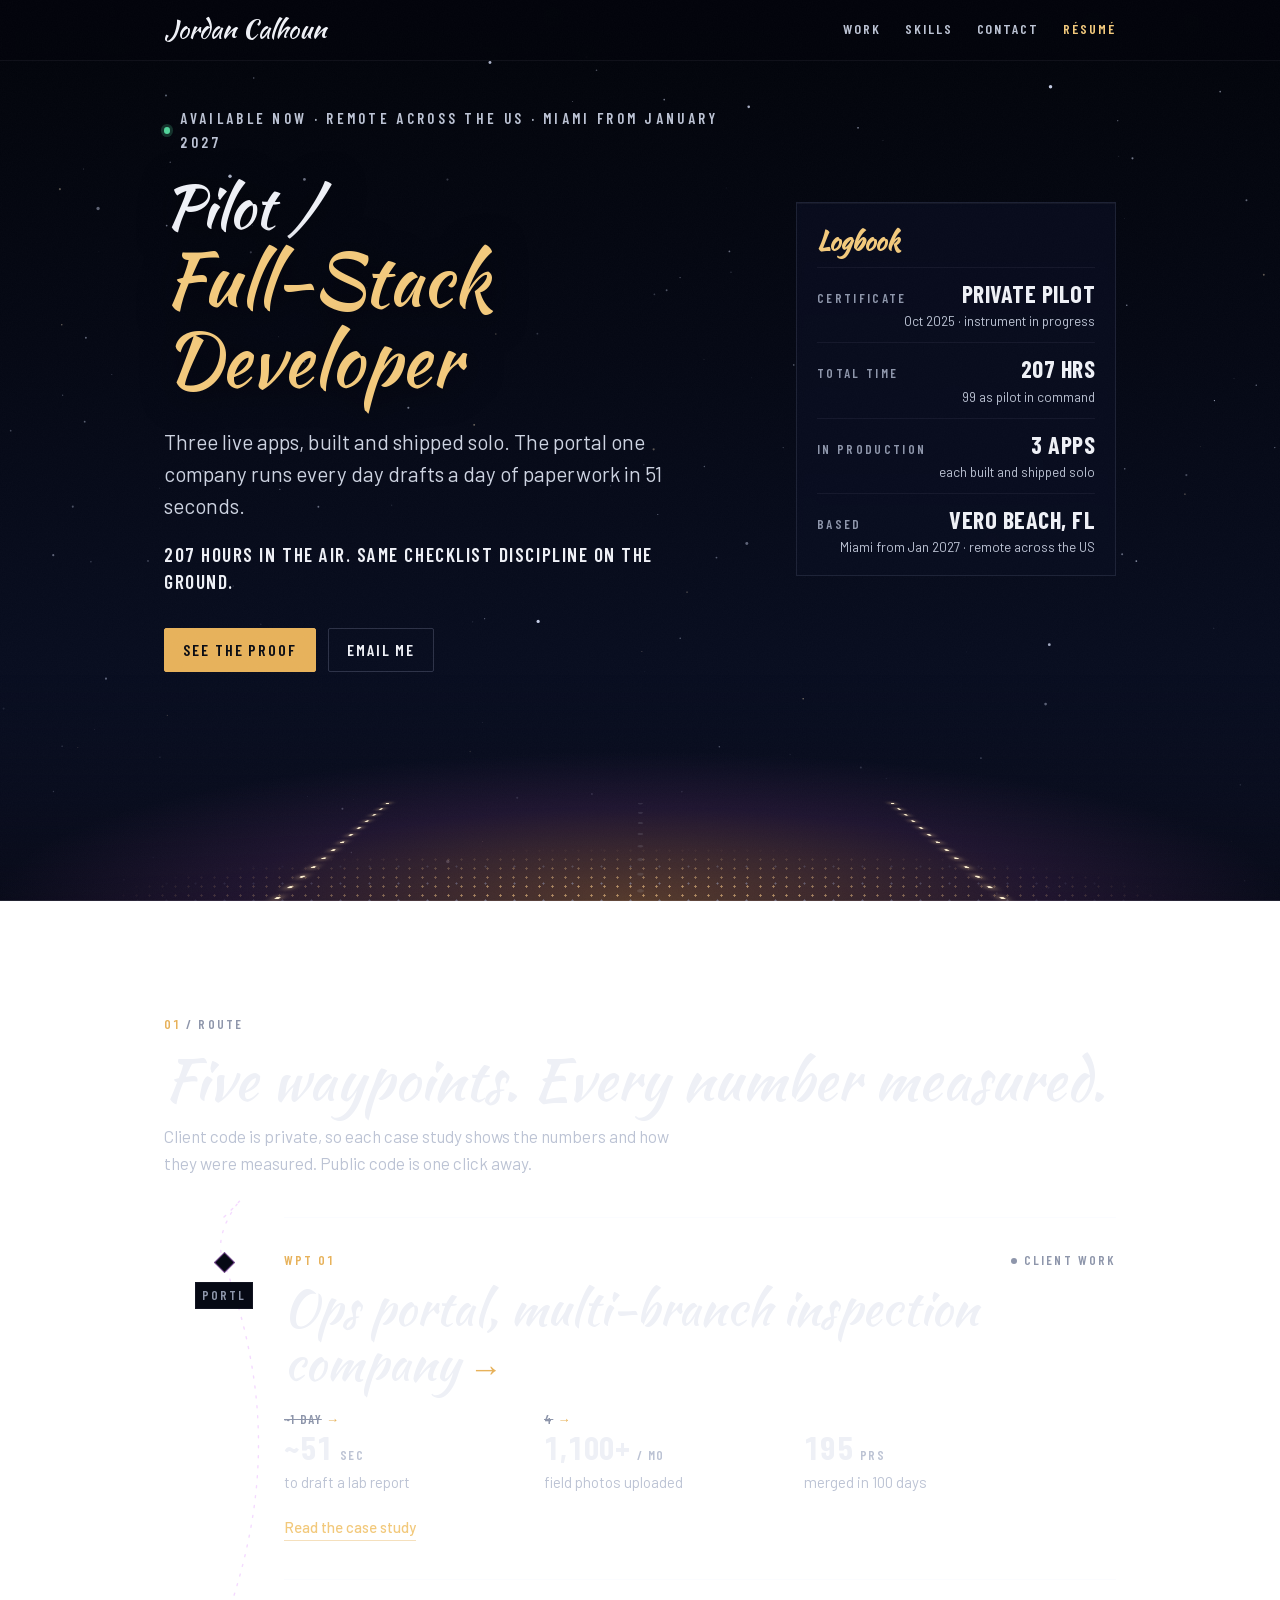
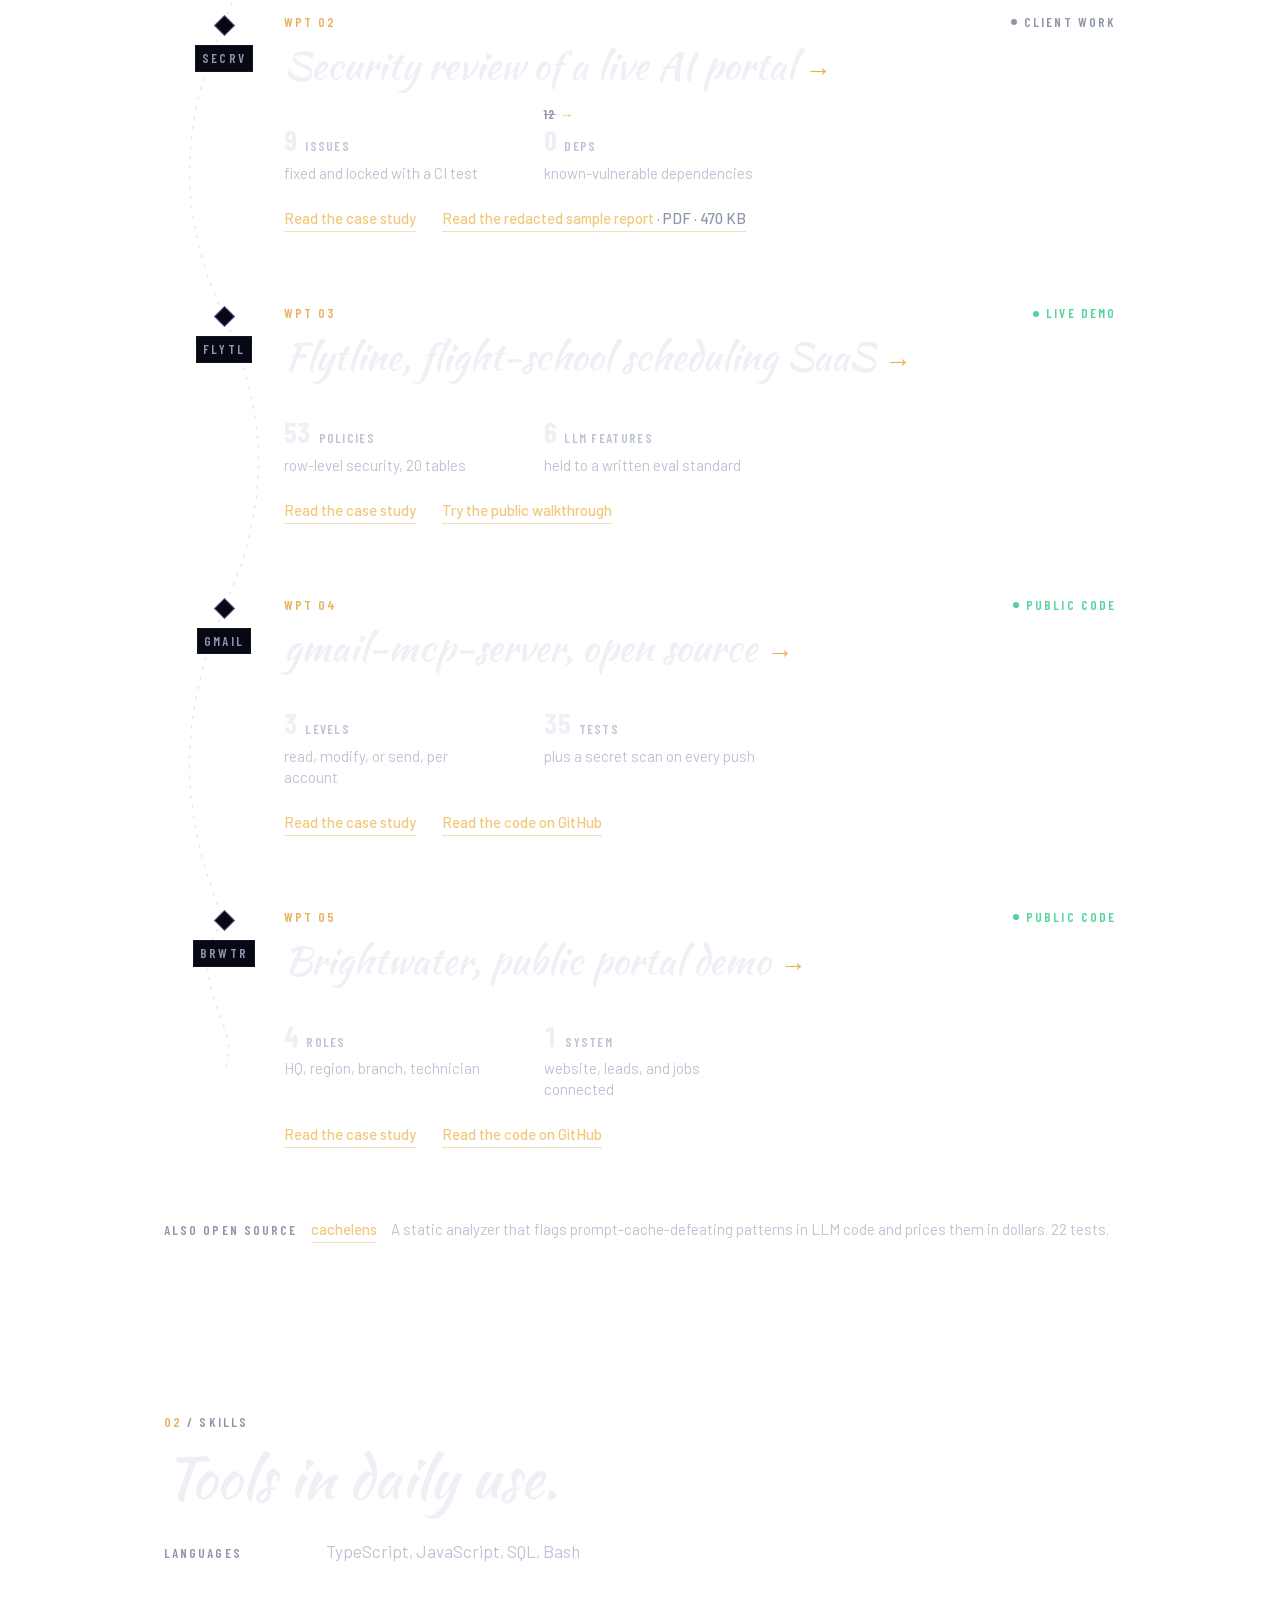
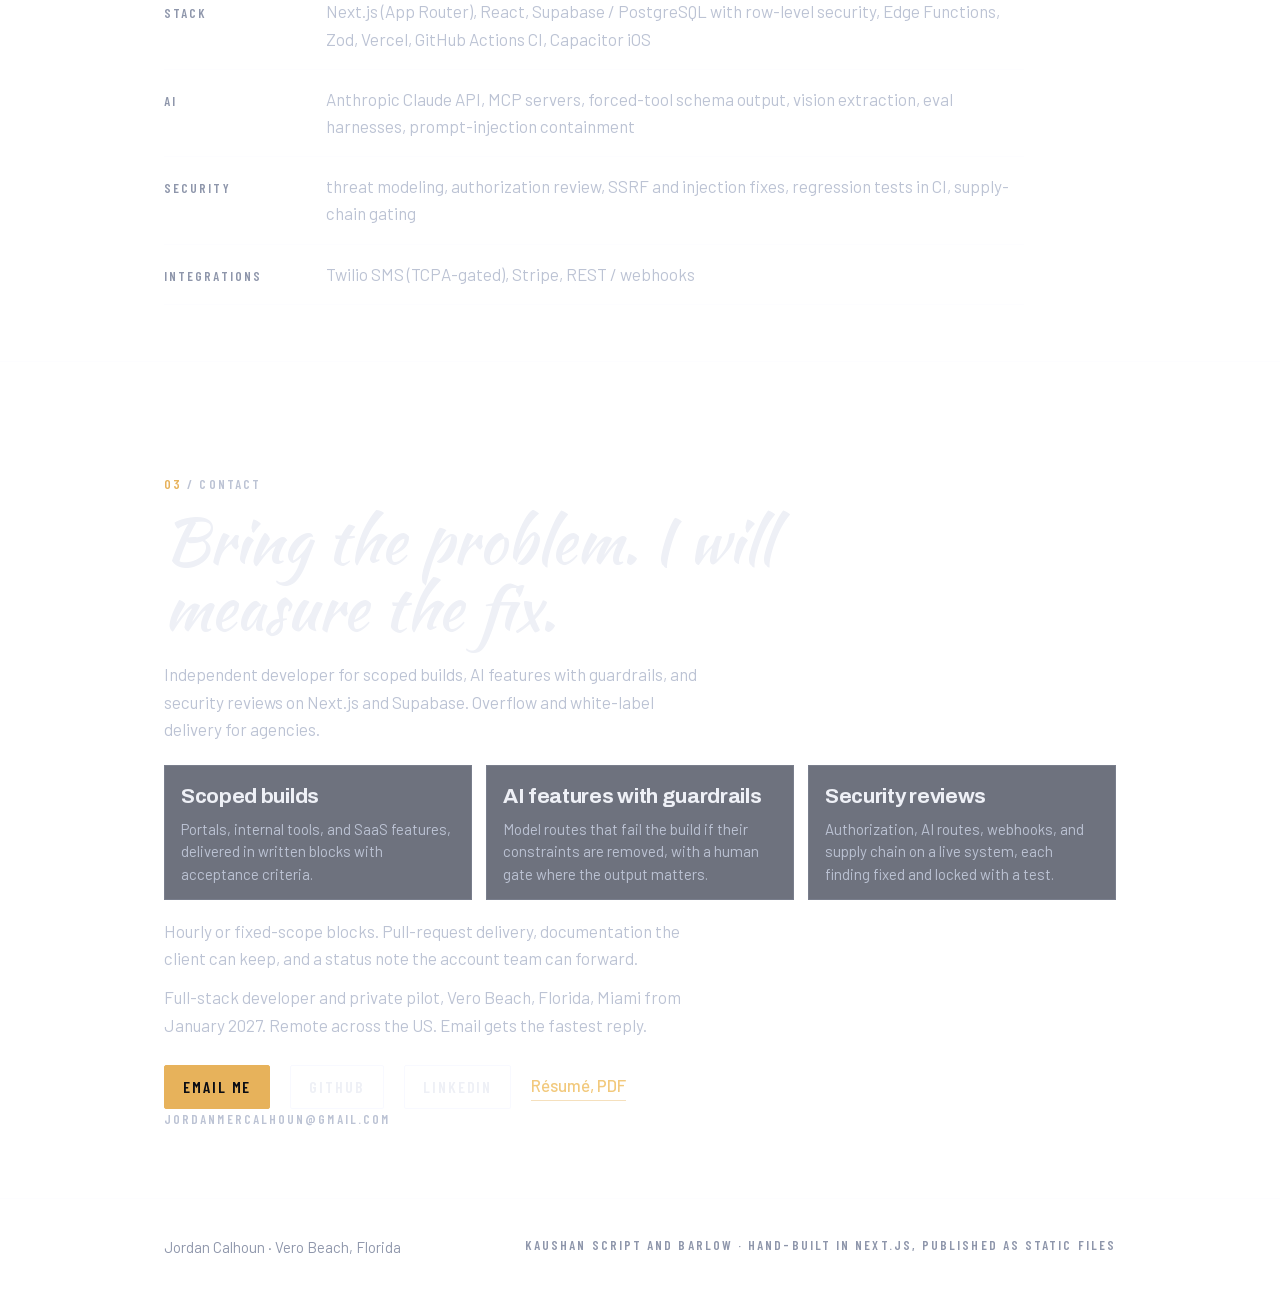
<file: index.html>
<!DOCTYPE html><html lang="en" data-theme="dark"><head><meta charSet="utf-8"/><meta name="viewport" content="width=device-width, initial-scale=1"/><link rel="preload" href="/_next/static/media/3667c091265cf81b-s.p.woff2" as="font" crossorigin="" type="font/woff2"/><link rel="preload" href="/_next/static/media/437e5f23c97e320c-s.p.woff2" as="font" crossorigin="" type="font/woff2"/><link rel="preload" href="/_next/static/media/5fb5c05ff73c0616-s.p.woff2" as="font" crossorigin="" type="font/woff2"/><link rel="preload" href="/_next/static/media/61d96c4884191721-s.p.woff2" as="font" crossorigin="" type="font/woff2"/><link rel="preload" href="/_next/static/media/b0bb26939bb40fdb-s.p.woff2" as="font" crossorigin="" type="font/woff2"/><link rel="preload" href="/_next/static/media/c214ffb7f5362987-s.p.woff2" as="font" crossorigin="" type="font/woff2"/><link rel="preload" href="/_next/static/media/da522a9b642f99ae-s.p.woff2" as="font" crossorigin="" type="font/woff2"/><link rel="preload" href="/_next/static/media/e4af272ccee01ff0-s.p.woff2" as="font" crossorigin="" type="font/woff2"/><link rel="preload" href="/_next/static/media/e6df576ec67d906e-s.p.woff2" as="font" crossorigin="" type="font/woff2"/><link rel="stylesheet" href="/_next/static/css/7eae8efe3eea2770.css" data-precedence="next"/><link rel="preload" as="script" fetchPriority="low" href="/_next/static/chunks/webpack-c733d74ccba2058a.js"/><script src="/_next/static/chunks/fd9d1056-87da80e0c187477b.js" async=""></script><script src="/_next/static/chunks/117-010855622abcac0d.js" async=""></script><script src="/_next/static/chunks/main-app-86b498b8c8c8160e.js" async=""></script><script src="/_next/static/chunks/972-773d843e15e97eb0.js" async=""></script><script src="/_next/static/chunks/app/page-abe4889f720630c4.js" async=""></script><title>Jordan Calhoun, Full-stack software developer</title><meta name="description" content="Three live apps, built and shipped solo. The portal one company runs every day drafts a day of paperwork in 51 seconds."/><meta property="og:title" content="Jordan Calhoun, Full-stack software developer"/><meta property="og:description" content="Three live apps, built and shipped solo. The portal one company runs every day drafts a day of paperwork in 51 seconds."/><meta property="og:type" content="website"/><meta name="twitter:card" content="summary"/><meta name="twitter:title" content="Jordan Calhoun, Full-stack software developer"/><meta name="twitter:description" content="Three live apps, built and shipped solo. The portal one company runs every day drafts a day of paperwork in 51 seconds."/><meta name="next-size-adjust"/><script src="/_next/static/chunks/polyfills-42372ed130431b0a.js" noModule=""></script></head><body class="__variable_47a99b __variable_62ce98 __variable_b3679f __variable_f36eae __variable_d8ebd1 __variable_37214d"><canvas class="sky" aria-hidden="true"></canvas><header class="topbar"><div class="wrap topbar-inner"><a class="brand" href="/">Jordan Calhoun</a><nav class="topnav" aria-label="Sections"><a href="/#work">Work</a><a href="/#skills">Skills</a><a href="/#contact">Contact</a><a class="resume-link" href="/resumes/jordan-calhoun-resume-2026.pdf" target="_blank" rel="noreferrer">Résumé</a></nav></div></header><main id="top"><section class="hero" aria-labelledby="hero-h1"><div class="wrap hero-grid"><div class="hero-copy"><p class="mono-label hero-kicker"><span class="status-dot" aria-hidden="true"></span>Available now · Remote across the US · Miami from January 2027</p><h1 id="hero-h1" class="proof-h1"><span>Pilot /</span><span>Full-Stack Developer</span></h1><p class="hero-summary">Three live apps, built and shipped solo. The portal one company runs every day drafts a day of paperwork in 51 seconds.</p><p class="hero-aside">207 hours in the air. Same checklist discipline on the ground.</p><div class="hero-ctas"><a class="btn primary" href="#work">See the proof</a><a class="btn ghost" href="mailto:jordanmercalhoun@gmail.com">Email me</a></div></div><aside class="logbook" aria-label="Logbook"><p class="mono-label logbook-title">Logbook</p><dl><div class="check"><dt>Certificate</dt><dd><span class="check-v">Private pilot</span></dd><dd class="check-note">Oct 2025 · instrument in progress</dd></div><div class="check"><dt>Total time</dt><dd><span class="check-v">207 hrs</span></dd><dd class="check-note">99 as pilot in command</dd></div><div class="check"><dt>In production</dt><dd><span class="check-v">3 apps</span></dd><dd class="check-note">each built and shipped solo</dd></div><div class="check"><dt>Based</dt><dd><span class="check-v">Vero Beach, FL</span></dd><dd class="check-note">Miami from Jan 2027 · remote across the US</dd></div></dl></aside></div><div class="horizon" aria-hidden="true"><div class="city"></div><div class="runway"><div class="edge left"><i></i><i></i><i></i><i></i><i></i><i></i><i></i><i></i><i></i><i></i><i></i><i></i><i></i><i></i></div><div class="rabbit"><i style="--i:0"></i><i style="--i:1"></i><i style="--i:2"></i><i style="--i:3"></i><i style="--i:4"></i><i style="--i:5"></i><i style="--i:6"></i><i style="--i:7"></i><i style="--i:8"></i></div><div class="edge right"><i></i><i></i><i></i><i></i><i></i><i></i><i></i><i></i><i></i><i></i><i></i><i></i><i></i><i></i></div></div></div></section><section id="work" class="work"><div class="wrap"><p class="mono-label section-label"><span class="label-n">01</span><span aria-hidden="true"> / </span>Route</p><h2 class="section-title">Five waypoints. Every number measured.</h2><p class="section-sub">Client code is private, so each case study shows the numbers and how they were measured. Public code is one click away.</p><div class="route-box" id="route-box"><ol class="work-index"><li class="wp work-item flagship" data-passed="false"><div class="wp-rail"><span class="wp-mark" aria-hidden="true"></span><span class="mono-label wp-ident">PORTL</span></div><div class="wp-body"><div class="work-item-head"><span class="mono-label work-n">WPT <!-- -->01</span><span class="mono-label status status-client">Client work</span></div><h3 class="work-title"><a class="work-link" href="/work/operations-portal/">Ops portal, multi-branch inspection<!-- --> <span class="nowrap">company<span class="arrow" aria-hidden="true">→</span></span></a></h3><div class="work-metrics"><div class="metric metric-md"><p class="metric-before-line"><span class="sr">Before: </span><span class="metric-before">~1 day</span><span class="metric-arrow" aria-hidden="true"> →</span></p><div class="metric-line"><span class="metric-value">~51</span><span class="metric-unit">sec</span></div><p class="metric-label">to draft a lab report</p></div><div class="metric metric-md"><p class="metric-before-line"><span class="sr">Before: </span><span class="metric-before">4</span><span class="metric-arrow" aria-hidden="true"> →</span></p><div class="metric-line"><span class="metric-value">1,100+</span><span class="metric-unit">/ mo</span></div><p class="metric-label">field photos uploaded</p></div><div class="metric metric-md"><p class="metric-before-line"><span aria-hidden="true"> </span></p><div class="metric-line"><span class="metric-value">195</span><span class="metric-unit">PRs</span></div><p class="metric-label">merged in 100 days</p></div></div><div class="work-proof"><a class="text-link" href="/work/operations-portal/">Read the case study</a></div></div></li><li class="wp work-item" data-passed="false"><div class="wp-rail"><span class="wp-mark" aria-hidden="true"></span><span class="mono-label wp-ident">SECRV</span></div><div class="wp-body"><div class="work-item-head"><span class="mono-label work-n">WPT <!-- -->02</span><span class="mono-label status status-client">Client work</span></div><h3 class="work-title"><a class="work-link" href="/work/security-review/">Security review of a live AI<!-- --> <span class="nowrap">portal<span class="arrow" aria-hidden="true">→</span></span></a></h3><div class="work-metrics"><div class="metric metric-md"><p class="metric-before-line"><span aria-hidden="true"> </span></p><div class="metric-line"><span class="metric-value">9</span><span class="metric-unit">issues</span></div><p class="metric-label">fixed and locked with a CI test</p></div><div class="metric metric-md"><p class="metric-before-line"><span class="sr">Before: </span><span class="metric-before">12</span><span class="metric-arrow" aria-hidden="true"> →</span></p><div class="metric-line"><span class="metric-value">0</span><span class="metric-unit">deps</span></div><p class="metric-label">known-vulnerable dependencies</p></div></div><div class="work-proof"><a class="text-link" href="/work/security-review/">Read the case study</a><a class="text-link" href="/files/security-review-sample.pdf" target="_blank" rel="noreferrer">Read the redacted sample report<span class="meta"> · <!-- -->PDF · 470 KB</span></a></div></div></li><li class="wp work-item" data-passed="false"><div class="wp-rail"><span class="wp-mark" aria-hidden="true"></span><span class="mono-label wp-ident">FLYTL</span></div><div class="wp-body"><div class="work-item-head"><span class="mono-label work-n">WPT <!-- -->03</span><span class="mono-label status status-live">Live demo</span></div><h3 class="work-title"><a class="work-link" href="/work/flytline/">Flytline, flight-school scheduling<!-- --> <span class="nowrap">SaaS<span class="arrow" aria-hidden="true">→</span></span></a></h3><div class="work-metrics"><div class="metric metric-md"><p class="metric-before-line"><span aria-hidden="true"> </span></p><div class="metric-line"><span class="metric-value">53</span><span class="metric-unit">policies</span></div><p class="metric-label">row-level security, 20 tables</p></div><div class="metric metric-md"><p class="metric-before-line"><span aria-hidden="true"> </span></p><div class="metric-line"><span class="metric-value">6</span><span class="metric-unit">LLM features</span></div><p class="metric-label">held to a written eval standard</p></div></div><div class="work-proof"><a class="text-link" href="/work/flytline/">Read the case study</a><a class="text-link" href="https://tryflytline.com/demo/public" target="_blank" rel="noreferrer">Try the public walkthrough</a></div></div></li><li class="wp work-item" data-passed="false"><div class="wp-rail"><span class="wp-mark" aria-hidden="true"></span><span class="mono-label wp-ident">GMAIL</span></div><div class="wp-body"><div class="work-item-head"><span class="mono-label work-n">WPT <!-- -->04</span><span class="mono-label status status-live">Public code</span></div><h3 class="work-title"><a class="work-link" href="/work/gmail-mcp-server/">gmail-mcp-server, open<!-- --> <span class="nowrap">source<span class="arrow" aria-hidden="true">→</span></span></a></h3><div class="work-metrics"><div class="metric metric-md"><p class="metric-before-line"><span aria-hidden="true"> </span></p><div class="metric-line"><span class="metric-value">3</span><span class="metric-unit">levels</span></div><p class="metric-label">read, modify, or send, per account</p></div><div class="metric metric-md"><p class="metric-before-line"><span aria-hidden="true"> </span></p><div class="metric-line"><span class="metric-value">35</span><span class="metric-unit">tests</span></div><p class="metric-label">plus a secret scan on every push</p></div></div><div class="work-proof"><a class="text-link" href="/work/gmail-mcp-server/">Read the case study</a><a class="text-link" href="https://github.com/flt-sudo/gmail-mcp-server" target="_blank" rel="noreferrer">Read the code on GitHub</a></div></div></li><li class="wp work-item" data-passed="false"><div class="wp-rail"><span class="wp-mark" aria-hidden="true"></span><span class="mono-label wp-ident">BRWTR</span></div><div class="wp-body"><div class="work-item-head"><span class="mono-label work-n">WPT <!-- -->05</span><span class="mono-label status status-live">Public code</span></div><h3 class="work-title"><a class="work-link" href="/work/brightwater/">Brightwater, public portal<!-- --> <span class="nowrap">demo<span class="arrow" aria-hidden="true">→</span></span></a></h3><div class="work-metrics"><div class="metric metric-md"><p class="metric-before-line"><span aria-hidden="true"> </span></p><div class="metric-line"><span class="metric-value">4</span><span class="metric-unit">roles</span></div><p class="metric-label">HQ, region, branch, technician</p></div><div class="metric metric-md"><p class="metric-before-line"><span aria-hidden="true"> </span></p><div class="metric-line"><span class="metric-value">1</span><span class="metric-unit">system</span></div><p class="metric-label">website, leads, and jobs connected</p></div></div><div class="work-proof"><a class="text-link" href="/work/brightwater/">Read the case study</a><a class="text-link" href="https://github.com/flt-sudo/brightwater-portal" target="_blank" rel="noreferrer">Read the code on GitHub</a></div></div></li></ol></div><p class="also"><span class="mono-label">Also open source</span><a class="text-link" href="https://github.com/flt-sudo/cachelens" target="_blank" rel="noreferrer">cachelens</a><span>A static analyzer that flags prompt-cache-defeating patterns in LLM code and prices them in dollars. 22 tests.</span></p></div></section><section id="skills" class="reveal-on-scroll"><div class="wrap"><p class="mono-label section-label"><span class="label-n">02</span><span aria-hidden="true"> / </span>Skills</p><h2 class="section-title">Tools in daily use.</h2><dl class="checklist"><div class="check check-wide"><dt>Languages</dt><dd><span class="check-v">TypeScript, JavaScript, SQL, Bash</span></dd></div><div class="check check-wide"><dt>Stack</dt><dd><span class="check-v">Next.js (App Router), React, Supabase / PostgreSQL with row-level security, Edge Functions, Zod, Vercel, GitHub Actions CI, Capacitor iOS</span></dd></div><div class="check check-wide"><dt>AI</dt><dd><span class="check-v">Anthropic Claude API, MCP servers, forced-tool schema output, vision extraction, eval harnesses, prompt-injection containment</span></dd></div><div class="check check-wide"><dt>Security</dt><dd><span class="check-v">threat modeling, authorization review, SSRF and injection fixes, regression tests in CI, supply-chain gating</span></dd></div><div class="check check-wide"><dt>Integrations</dt><dd><span class="check-v">Twilio SMS (TCPA-gated), Stripe, REST / webhooks</span></dd></div></dl></div></section><section id="contact" class="contact"><div class="wrap"><p class="mono-label section-label"><span class="label-n">03</span><span aria-hidden="true"> / </span>Contact</p><h2>Bring the problem. I will measure the fix.</h2><p>Independent developer for scoped builds, AI features with guardrails, and security reviews on Next.js and Supabase. Overflow and white-label delivery for agencies.</p><ul class="engagements" aria-label="Engagement types"><li><span class="engagement-title">Scoped builds</span><span class="engagement-text">Portals, internal tools, and SaaS features, delivered in written blocks with acceptance criteria.</span></li><li><span class="engagement-title">AI features with guardrails</span><span class="engagement-text">Model routes that fail the build if their constraints are removed, with a human gate where the output matters.</span></li><li><span class="engagement-title">Security reviews</span><span class="engagement-text">Authorization, AI routes, webhooks, and supply chain on a live system, each finding fixed and locked with a test.</span></li></ul><p>Hourly or fixed-scope blocks. Pull-request delivery, documentation the client can keep, and a status note the account team can forward.</p><p>Full-stack developer and private pilot, <!-- -->Vero Beach, Florida<!-- -->, Miami from January 2027. Remote across the US. Email gets the fastest reply.</p><div class="dl-row"><a class="btn primary" href="mailto:jordanmercalhoun@gmail.com?subject=Contract%20work">Email me</a><a class="btn ghost" href="https://github.com/flt-sudo" target="_blank" rel="noreferrer">GitHub</a><a class="btn ghost" href="https://www.linkedin.com/in/jordanmercalhoun/" target="_blank" rel="noreferrer">LinkedIn</a><a class="text-link" href="/resumes/jordan-calhoun-resume-2026.pdf" target="_blank" rel="noreferrer">Résumé, PDF</a></div><p class="mono-label contact-email">jordanmercalhoun@gmail.com</p></div></section></main><footer><div class="wrap footer-inner"><p>Jordan Calhoun<!-- --> · <!-- -->Vero Beach, Florida</p><p class="mono-label">Kaushan Script and Barlow · hand-built in Next.js, published as static files</p></div></footer><script src="/_next/static/chunks/webpack-c733d74ccba2058a.js" async=""></script><script>(self.__next_f=self.__next_f||[]).push([0]);self.__next_f.push([2,null])</script><script>self.__next_f.push([1,"1:HL[\"/_next/static/media/3667c091265cf81b-s.p.woff2\",\"font\",{\"crossOrigin\":\"\",\"type\":\"font/woff2\"}]\n2:HL[\"/_next/static/media/437e5f23c97e320c-s.p.woff2\",\"font\",{\"crossOrigin\":\"\",\"type\":\"font/woff2\"}]\n3:HL[\"/_next/static/media/5fb5c05ff73c0616-s.p.woff2\",\"font\",{\"crossOrigin\":\"\",\"type\":\"font/woff2\"}]\n4:HL[\"/_next/static/media/61d96c4884191721-s.p.woff2\",\"font\",{\"crossOrigin\":\"\",\"type\":\"font/woff2\"}]\n5:HL[\"/_next/static/media/b0bb26939bb40fdb-s.p.woff2\",\"font\",{\"crossOrigin\":\"\",\"type\":\"font/woff2\"}]\n6:HL[\"/_next/static/media/c214ffb7f5362987-s.p.woff2\",\"font\",{\"crossOrigin\":\"\",\"type\":\"font/woff2\"}]\n7:HL[\"/_next/static/media/da522a9b642f99ae-s.p.woff2\",\"font\",{\"crossOrigin\":\"\",\"type\":\"font/woff2\"}]\n8:HL[\"/_next/static/media/e4af272ccee01ff0-s.p.woff2\",\"font\",{\"crossOrigin\":\"\",\"type\":\"font/woff2\"}]\n9:HL[\"/_next/static/media/e6df576ec67d906e-s.p.woff2\",\"font\",{\"crossOrigin\":\"\",\"type\":\"font/woff2\"}]\na:HL[\"/_next/static/css/7eae8efe3eea2770.css\",\"style\"]\n"])</script><script>self.__next_f.push([1,"b:I[2846,[],\"\"]\nd:I[1504,[\"972\",\"static/chunks/972-773d843e15e97eb0.js\",\"931\",\"static/chunks/app/page-abe4889f720630c4.js\"],\"default\"]\ne:I[2972,[\"972\",\"static/chunks/972-773d843e15e97eb0.js\",\"931\",\"static/chunks/app/page-abe4889f720630c4.js\"],\"\"]\nf:I[5704,[\"972\",\"static/chunks/972-773d843e15e97eb0.js\",\"931\",\"static/chunks/app/page-abe4889f720630c4.js\"],\"default\"]\n10:I[4707,[],\"\"]\n11:I[6423,[],\"\"]\n13:I[1060,[],\"\"]\n14:[]\n"])</script><script>self.__next_f.push([1,"0:[\"$\",\"$Lb\",null,{\"buildId\":\"czD3jQQOjQ32TFWrluPwK\",\"assetPrefix\":\"\",\"urlParts\":[\"\",\"\"],\"initialTree\":[\"\",{\"children\":[\"__PAGE__\",{}]},\"$undefined\",\"$undefined\",true],\"initialSeedData\":[\"\",{\"children\":[\"__PAGE__\",{},[[\"$Lc\",[[\"$\",\"$Ld\",null,{}],[\"$\",\"header\",null,{\"className\":\"topbar\",\"children\":[\"$\",\"div\",null,{\"className\":\"wrap topbar-inner\",\"children\":[[\"$\",\"$Le\",null,{\"className\":\"brand\",\"href\":\"/\",\"children\":\"Jordan Calhoun\"}],[\"$\",\"nav\",null,{\"className\":\"topnav\",\"aria-label\":\"Sections\",\"children\":[[\"$\",\"$Le\",null,{\"href\":\"/#work\",\"children\":\"Work\"}],[\"$\",\"$Le\",null,{\"href\":\"/#skills\",\"children\":\"Skills\"}],[\"$\",\"$Le\",null,{\"href\":\"/#contact\",\"children\":\"Contact\"}],[\"$\",\"a\",null,{\"className\":\"resume-link\",\"href\":\"/resumes/jordan-calhoun-resume-2026.pdf\",\"target\":\"_blank\",\"rel\":\"noreferrer\",\"children\":\"Résumé\"}]]}]]}]}],[\"$\",\"main\",null,{\"id\":\"top\",\"children\":[[\"$\",\"section\",null,{\"className\":\"hero\",\"aria-labelledby\":\"hero-h1\",\"children\":[[\"$\",\"div\",null,{\"className\":\"wrap hero-grid\",\"children\":[[\"$\",\"div\",null,{\"className\":\"hero-copy\",\"children\":[[\"$\",\"p\",null,{\"className\":\"mono-label hero-kicker\",\"children\":[[\"$\",\"span\",null,{\"className\":\"status-dot\",\"aria-hidden\":\"true\"}],\"Available now · Remote across the US · Miami from January 2027\"]}],[\"$\",\"h1\",null,{\"id\":\"hero-h1\",\"className\":\"proof-h1\",\"children\":[[\"$\",\"span\",\"0\",{\"children\":\"Pilot /\"}],[\"$\",\"span\",\"1\",{\"children\":\"Full-Stack Developer\"}]]}],[\"$\",\"p\",null,{\"className\":\"hero-summary\",\"children\":\"Three live apps, built and shipped solo. The portal one company runs every day drafts a day of paperwork in 51 seconds.\"}],[\"$\",\"p\",null,{\"className\":\"hero-aside\",\"children\":\"207 hours in the air. Same checklist discipline on the ground.\"}],[\"$\",\"div\",null,{\"className\":\"hero-ctas\",\"children\":[[\"$\",\"a\",null,{\"className\":\"btn primary\",\"href\":\"#work\",\"children\":\"See the proof\"}],[\"$\",\"a\",null,{\"className\":\"btn ghost\",\"href\":\"mailto:jordanmercalhoun@gmail.com\",\"children\":\"Email me\"}]]}]]}],[\"$\",\"aside\",null,{\"className\":\"logbook\",\"aria-label\":\"Logbook\",\"children\":[[\"$\",\"p\",null,{\"className\":\"mono-label logbook-title\",\"children\":\"Logbook\"}],[\"$\",\"dl\",null,{\"children\":[[\"$\",\"div\",\"Certificate\",{\"className\":\"check\",\"children\":[[\"$\",\"dt\",null,{\"children\":\"Certificate\"}],[\"$\",\"dd\",null,{\"children\":[\"$\",\"span\",null,{\"className\":\"check-v\",\"children\":\"Private pilot\"}]}],[\"$\",\"dd\",null,{\"className\":\"check-note\",\"children\":\"Oct 2025 · instrument in progress\"}]]}],[\"$\",\"div\",\"Total time\",{\"className\":\"check\",\"children\":[[\"$\",\"dt\",null,{\"children\":\"Total time\"}],[\"$\",\"dd\",null,{\"children\":[\"$\",\"span\",null,{\"className\":\"check-v\",\"children\":\"207 hrs\"}]}],[\"$\",\"dd\",null,{\"className\":\"check-note\",\"children\":\"99 as pilot in command\"}]]}],[\"$\",\"div\",\"In production\",{\"className\":\"check\",\"children\":[[\"$\",\"dt\",null,{\"children\":\"In production\"}],[\"$\",\"dd\",null,{\"children\":[\"$\",\"span\",null,{\"className\":\"check-v\",\"children\":\"3 apps\"}]}],[\"$\",\"dd\",null,{\"className\":\"check-note\",\"children\":\"each built and shipped solo\"}]]}],[\"$\",\"div\",\"Based\",{\"className\":\"check\",\"children\":[[\"$\",\"dt\",null,{\"children\":\"Based\"}],[\"$\",\"dd\",null,{\"children\":[\"$\",\"span\",null,{\"className\":\"check-v\",\"children\":\"Vero Beach, FL\"}]}],[\"$\",\"dd\",null,{\"className\":\"check-note\",\"children\":\"Miami from Jan 2027 · remote across the US\"}]]}]]}]]}]]}],[\"$\",\"div\",null,{\"className\":\"horizon\",\"aria-hidden\":\"true\",\"children\":[[\"$\",\"div\",null,{\"className\":\"city\"}],[\"$\",\"div\",null,{\"className\":\"runway\",\"children\":[[\"$\",\"div\",null,{\"className\":\"edge left\",\"children\":[[\"$\",\"i\",\"0\",{}],[\"$\",\"i\",\"1\",{}],[\"$\",\"i\",\"2\",{}],[\"$\",\"i\",\"3\",{}],[\"$\",\"i\",\"4\",{}],[\"$\",\"i\",\"5\",{}],[\"$\",\"i\",\"6\",{}],[\"$\",\"i\",\"7\",{}],[\"$\",\"i\",\"8\",{}],[\"$\",\"i\",\"9\",{}],[\"$\",\"i\",\"10\",{}],[\"$\",\"i\",\"11\",{}],[\"$\",\"i\",\"12\",{}],[\"$\",\"i\",\"13\",{}]]}],[\"$\",\"div\",null,{\"className\":\"rabbit\",\"children\":[[\"$\",\"i\",\"0\",{\"style\":{\"--i\":0}}],[\"$\",\"i\",\"1\",{\"style\":{\"--i\":1}}],[\"$\",\"i\",\"2\",{\"style\":{\"--i\":2}}],[\"$\",\"i\",\"3\",{\"style\":{\"--i\":3}}],[\"$\",\"i\",\"4\",{\"style\":{\"--i\":4}}],[\"$\",\"i\",\"5\",{\"style\":{\"--i\":5}}],[\"$\",\"i\",\"6\",{\"style\":{\"--i\":6}}],[\"$\",\"i\",\"7\",{\"style\":{\"--i\":7}}],[\"$\",\"i\",\"8\",{\"style\":{\"--i\":8}}]]}],[\"$\",\"div\",null,{\"className\":\"edge right\",\"children\":[[\"$\",\"i\",\"0\",{}],[\"$\",\"i\",\"1\",{}],[\"$\",\"i\",\"2\",{}],[\"$\",\"i\",\"3\",{}],[\"$\",\"i\",\"4\",{}],[\"$\",\"i\",\"5\",{}],[\"$\",\"i\",\"6\",{}],[\"$\",\"i\",\"7\",{}],[\"$\",\"i\",\"8\",{}],[\"$\",\"i\",\"9\",{}],[\"$\",\"i\",\"10\",{}],[\"$\",\"i\",\"11\",{}],[\"$\",\"i\",\"12\",{}],[\"$\",\"i\",\"13\",{}]]}]]}]]}]]}],[\"$\",\"section\",null,{\"id\":\"work\",\"className\":\"work\",\"children\":[\"$\",\"div\",null,{\"className\":\"wrap\",\"children\":[[\"$\",\"p\",null,{\"className\":\"mono-label section-label\",\"children\":[[\"$\",\"span\",null,{\"className\":\"label-n\",\"children\":\"01\"}],[\"$\",\"span\",null,{\"aria-hidden\":\"true\",\"children\":\" / \"}],\"Route\"]}],[\"$\",\"h2\",null,{\"className\":\"section-title\",\"children\":\"Five waypoints. Every number measured.\"}],[\"$\",\"p\",null,{\"className\":\"section-sub\",\"children\":\"Client code is private, so each case study shows the numbers and how they were measured. Public code is one click away.\"}],[\"$\",\"div\",null,{\"className\":\"route-box\",\"id\":\"route-box\",\"children\":[[\"$\",\"$Lf\",null,{\"containerId\":\"route-box\"}],[\"$\",\"ol\",null,{\"className\":\"work-index\",\"children\":[[\"$\",\"li\",\"operations-portal\",{\"className\":\"wp work-item flagship\",\"data-passed\":\"false\",\"children\":[[\"$\",\"div\",null,{\"className\":\"wp-rail\",\"children\":[[\"$\",\"span\",null,{\"className\":\"wp-mark\",\"aria-hidden\":\"true\"}],[\"$\",\"span\",null,{\"className\":\"mono-label wp-ident\",\"children\":\"PORTL\"}]]}],[\"$\",\"div\",null,{\"className\":\"wp-body\",\"children\":[[\"$\",\"div\",null,{\"className\":\"work-item-head\",\"children\":[[\"$\",\"span\",null,{\"className\":\"mono-label work-n\",\"children\":[\"WPT \",\"01\"]}],[\"$\",\"span\",null,{\"className\":\"mono-label status status-client\",\"children\":\"Client work\"}]]}],[\"$\",\"h3\",null,{\"className\":\"work-title\",\"children\":[\"$\",\"$Le\",null,{\"href\":\"/work/operations-portal/\",\"className\":\"work-link\",\"children\":[\"Ops portal, multi-branch inspection\",\" \",[\"$\",\"span\",null,{\"className\":\"nowrap\",\"children\":[\"company\",[\"$\",\"span\",null,{\"className\":\"arrow\",\"aria-hidden\":\"true\",\"children\":\"→\"}]]}]]}]}],[\"$\",\"div\",null,{\"className\":\"work-metrics\",\"children\":[[\"$\",\"div\",null,{\"className\":\"metric metric-md\",\"children\":[[\"$\",\"p\",null,{\"className\":\"metric-before-line\",\"children\":[[\"$\",\"span\",null,{\"className\":\"sr\",\"children\":\"Before: \"}],[\"$\",\"span\",null,{\"className\":\"metric-before\",\"children\":\"~1 day\"}],[\"$\",\"span\",null,{\"className\":\"metric-arrow\",\"aria-hidden\":\"true\",\"children\":\" →\"}]]}],[\"$\",\"div\",null,{\"className\":\"metric-line\",\"children\":[[\"$\",\"span\",null,{\"className\":\"metric-value\",\"children\":\"~51\"}],[\"$\",\"span\",null,{\"className\":\"metric-unit\",\"children\":\"sec\"}],\"$undefined\"]}],[\"$\",\"p\",null,{\"className\":\"metric-label\",\"children\":\"to draft a lab report\"}]]}],[\"$\",\"div\",null,{\"className\":\"metric metric-md\",\"children\":[[\"$\",\"p\",null,{\"className\":\"metric-before-line\",\"children\":[[\"$\",\"span\",null,{\"className\":\"sr\",\"children\":\"Before: \"}],[\"$\",\"span\",null,{\"className\":\"metric-before\",\"children\":\"4\"}],[\"$\",\"span\",null,{\"className\":\"metric-arrow\",\"aria-hidden\":\"true\",\"children\":\" →\"}]]}],[\"$\",\"div\",null,{\"className\":\"metric-line\",\"children\":[[\"$\",\"span\",null,{\"className\":\"metric-value\",\"children\":\"1,100+\"}],[\"$\",\"span\",null,{\"className\":\"metric-unit\",\"children\":\"/ mo\"}],\"$undefined\"]}],[\"$\",\"p\",null,{\"className\":\"metric-label\",\"children\":\"field photos uploaded\"}]]}],[\"$\",\"div\",null,{\"className\":\"metric metric-md\",\"children\":[[\"$\",\"p\",null,{\"className\":\"metric-before-line\",\"children\":[\"$\",\"span\",null,{\"aria-hidden\":\"true\",\"children\":\" \"}]}],[\"$\",\"div\",null,{\"className\":\"metric-line\",\"children\":[[\"$\",\"span\",null,{\"className\":\"metric-value\",\"children\":\"195\"}],[\"$\",\"span\",null,{\"className\":\"metric-unit\",\"children\":\"PRs\"}],\"$undefined\"]}],[\"$\",\"p\",null,{\"className\":\"metric-label\",\"children\":\"merged in 100 days\"}]]}]]}],[\"$\",\"div\",null,{\"className\":\"work-proof\",\"children\":[[\"$\",\"$Le\",null,{\"className\":\"text-link\",\"href\":\"/work/operations-portal/\",\"children\":\"Read the case study\"}],[]]}]]}]]}],[\"$\",\"li\",\"security-review\",{\"className\":\"wp work-item\",\"data-passed\":\"false\",\"children\":[[\"$\",\"div\",null,{\"className\":\"wp-rail\",\"children\":[[\"$\",\"span\",null,{\"className\":\"wp-mark\",\"aria-hidden\":\"true\"}],[\"$\",\"span\",null,{\"className\":\"mono-label wp-ident\",\"children\":\"SECRV\"}]]}],[\"$\",\"div\",null,{\"className\":\"wp-body\",\"children\":[[\"$\",\"div\",null,{\"className\":\"work-item-head\",\"children\":[[\"$\",\"span\",null,{\"className\":\"mono-label work-n\",\"children\":[\"WPT \",\"02\"]}],[\"$\",\"span\",null,{\"className\":\"mono-label status status-client\",\"children\":\"Client work\"}]]}],[\"$\",\"h3\",null,{\"className\":\"work-title\",\"children\":[\"$\",\"$Le\",null,{\"href\":\"/work/security-review/\",\"className\":\"work-link\",\"children\":[\"Security review of a live AI\",\" \",[\"$\",\"span\",null,{\"className\":\"nowrap\",\"children\":[\"portal\",[\"$\",\"span\",null,{\"className\":\"arrow\",\"aria-hidden\":\"true\",\"children\":\"→\"}]]}]]}]}],[\"$\",\"div\",null,{\"className\":\"work-metrics\",\"children\":[[\"$\",\"div\",null,{\"className\":\"metric metric-md\",\"children\":[[\"$\",\"p\",null,{\"className\":\"metric-before-line\",\"children\":[\"$\",\"span\",null,{\"aria-hidden\":\"true\",\"children\":\" \"}]}],[\"$\",\"div\",null,{\"className\":\"metric-line\",\"children\":[[\"$\",\"span\",null,{\"className\":\"metric-value\",\"children\":\"9\"}],[\"$\",\"span\",null,{\"className\":\"metric-unit\",\"children\":\"issues\"}],\"$undefined\"]}],[\"$\",\"p\",null,{\"className\":\"metric-label\",\"children\":\"fixed and locked with a CI test\"}]]}],[\"$\",\"div\",null,{\"className\":\"metric metric-md\",\"children\":[[\"$\",\"p\",null,{\"className\":\"metric-before-line\",\"children\":[[\"$\",\"span\",null,{\"className\":\"sr\",\"children\":\"Before: \"}],[\"$\",\"span\",null,{\"className\":\"metric-before\",\"children\":\"12\"}],[\"$\",\"span\",null,{\"className\":\"metric-arrow\",\"aria-hidden\":\"true\",\"children\":\" →\"}]]}],[\"$\",\"div\",null,{\"className\":\"metric-line\",\"children\":[[\"$\",\"span\",null,{\"className\":\"metric-value\",\"children\":\"0\"}],[\"$\",\"span\",null,{\"className\":\"metric-unit\",\"children\":\"deps\"}],\"$undefined\"]}],[\"$\",\"p\",null,{\"className\":\"metric-label\",\"children\":\"known-vulnerable dependencies\"}]]}]]}],[\"$\",\"div\",null,{\"className\":\"work-proof\",\"children\":[[\"$\",\"$Le\",null,{\"className\":\"text-link\",\"href\":\"/work/security-review/\",\"children\":\"Read the case study\"}],[[\"$\",\"a\",\"/files/security-review-sample.pdf\",{\"className\":\"text-link\",\"href\":\"/files/security-review-sample.pdf\",\"target\":\"_blank\",\"rel\":\"noreferrer\",\"children\":[\"Read the redacted sample report\",[\"$\",\"span\",null,{\"className\":\"meta\",\"children\":[\" · \",\"PDF · 470 KB\"]}]]}]]]}]]}]]}],[\"$\",\"li\",\"flytline\",{\"className\":\"wp work-item\",\"data-passed\":\"false\",\"children\":[[\"$\",\"div\",null,{\"className\":\"wp-rail\",\"children\":[[\"$\",\"span\",null,{\"className\":\"wp-mark\",\"aria-hidden\":\"true\"}],[\"$\",\"span\",null,{\"className\":\"mono-label wp-ident\",\"children\":\"FLYTL\"}]]}],[\"$\",\"div\",null,{\"className\":\"wp-body\",\"children\":[[\"$\",\"div\",null,{\"className\":\"work-item-head\",\"children\":[[\"$\",\"span\",null,{\"className\":\"mono-label work-n\",\"children\":[\"WPT \",\"03\"]}],[\"$\",\"span\",null,{\"className\":\"mono-label status status-live\",\"children\":\"Live demo\"}]]}],[\"$\",\"h3\",null,{\"className\":\"work-title\",\"children\":[\"$\",\"$Le\",null,{\"href\":\"/work/flytline/\",\"className\":\"work-link\",\"children\":[\"Flytline, flight-school scheduling\",\" \",[\"$\",\"span\",null,{\"className\":\"nowrap\",\"children\":[\"SaaS\",[\"$\",\"span\",null,{\"className\":\"arrow\",\"aria-hidden\":\"true\",\"children\":\"→\"}]]}]]}]}],[\"$\",\"div\",null,{\"className\":\"work-metrics\",\"children\":[[\"$\",\"div\",null,{\"className\":\"metric metric-md\",\"children\":[[\"$\",\"p\",null,{\"className\":\"metric-before-line\",\"children\":[\"$\",\"span\",null,{\"aria-hidden\":\"true\",\"children\":\" \"}]}],[\"$\",\"div\",null,{\"className\":\"metric-line\",\"children\":[[\"$\",\"span\",null,{\"className\":\"metric-value\",\"children\":\"53\"}],[\"$\",\"span\",null,{\"className\":\"metric-unit\",\"children\":\"policies\"}],\"$undefined\"]}],[\"$\",\"p\",null,{\"className\":\"metric-label\",\"children\":\"row-level security, 20 tables\"}]]}],[\"$\",\"div\",null,{\"className\":\"metric metric-md\",\"children\":[[\"$\",\"p\",null,{\"className\":\"metric-before-line\",\"children\":[\"$\",\"span\",null,{\"aria-hidden\":\"true\",\"children\":\" \"}]}],[\"$\",\"div\",null,{\"className\":\"metric-line\",\"children\":[[\"$\",\"span\",null,{\"className\":\"metric-value\",\"children\":\"6\"}],[\"$\",\"span\",null,{\"className\":\"metric-unit\",\"children\":\"LLM features\"}],\"$undefined\"]}],[\"$\",\"p\",null,{\"className\":\"metric-label\",\"children\":\"held to a written eval standard\"}]]}]]}],[\"$\",\"div\",null,{\"className\":\"work-proof\",\"children\":[[\"$\",\"$Le\",null,{\"className\":\"text-link\",\"href\":\"/work/flytline/\",\"children\":\"Read the case study\"}],[[\"$\",\"a\",\"https://tryflytline.com/demo/public\",{\"className\":\"text-link\",\"href\":\"https://tryflytline.com/demo/public\",\"target\":\"_blank\",\"rel\":\"noreferrer\",\"children\":[\"Try the public walkthrough\",\"$undefined\"]}]]]}]]}]]}],[\"$\",\"li\",\"gmail-mcp-server\",{\"className\":\"wp work-item\",\"data-passed\":\"false\",\"children\":[[\"$\",\"div\",null,{\"className\":\"wp-rail\",\"children\":[[\"$\",\"span\",null,{\"className\":\"wp-mark\",\"aria-hidden\":\"true\"}],[\"$\",\"span\",null,{\"className\":\"mono-label wp-ident\",\"children\":\"GMAIL\"}]]}],[\"$\",\"div\",null,{\"className\":\"wp-body\",\"children\":[[\"$\",\"div\",null,{\"className\":\"work-item-head\",\"children\":[[\"$\",\"span\",null,{\"className\":\"mono-label work-n\",\"children\":[\"WPT \",\"04\"]}],[\"$\",\"span\",null,{\"className\":\"mono-label status status-live\",\"children\":\"Public code\"}]]}],[\"$\",\"h3\",null,{\"className\":\"work-title\",\"children\":[\"$\",\"$Le\",null,{\"href\":\"/work/gmail-mcp-server/\",\"className\":\"work-link\",\"children\":[\"gmail-mcp-server, open\",\" \",[\"$\",\"span\",null,{\"className\":\"nowrap\",\"children\":[\"source\",[\"$\",\"span\",null,{\"className\":\"arrow\",\"aria-hidden\":\"true\",\"children\":\"→\"}]]}]]}]}],[\"$\",\"div\",null,{\"className\":\"work-metrics\",\"children\":[[\"$\",\"div\",null,{\"className\":\"metric metric-md\",\"children\":[[\"$\",\"p\",null,{\"className\":\"metric-before-line\",\"children\":[\"$\",\"span\",null,{\"aria-hidden\":\"true\",\"children\":\" \"}]}],[\"$\",\"div\",null,{\"className\":\"metric-line\",\"children\":[[\"$\",\"span\",null,{\"className\":\"metric-value\",\"children\":\"3\"}],[\"$\",\"span\",null,{\"className\":\"metric-unit\",\"children\":\"levels\"}],\"$undefined\"]}],[\"$\",\"p\",null,{\"className\":\"metric-label\",\"children\":\"read, modify, or send, per account\"}]]}],[\"$\",\"div\",null,{\"className\":\"metric metric-md\",\"children\":[[\"$\",\"p\",null,{\"className\":\"metric-before-line\",\"children\":[\"$\",\"span\",null,{\"aria-hidden\":\"true\",\"children\":\" \"}]}],[\"$\",\"div\",null,{\"className\":\"metric-line\",\"children\":[[\"$\",\"span\",null,{\"className\":\"metric-value\",\"children\":\"35\"}],[\"$\",\"span\",null,{\"className\":\"metric-unit\",\"children\":\"tests\"}],\"$undefined\"]}],[\"$\",\"p\",null,{\"className\":\"metric-label\",\"children\":\"plus a secret scan on every push\"}]]}]]}],[\"$\",\"div\",null,{\"className\":\"work-proof\",\"children\":[[\"$\",\"$Le\",null,{\"className\":\"text-link\",\"href\":\"/work/gmail-mcp-server/\",\"children\":\"Read the case study\"}],[[\"$\",\"a\",\"https://github.com/flt-sudo/gmail-mcp-server\",{\"className\":\"text-link\",\"href\":\"https://github.com/flt-sudo/gmail-mcp-server\",\"target\":\"_blank\",\"rel\":\"noreferrer\",\"children\":[\"Read the code on GitHub\",\"$undefined\"]}]]]}]]}]]}],[\"$\",\"li\",\"brightwater\",{\"className\":\"wp work-item\",\"data-passed\":\"false\",\"children\":[[\"$\",\"div\",null,{\"className\":\"wp-rail\",\"children\":[[\"$\",\"span\",null,{\"className\":\"wp-mark\",\"aria-hidden\":\"true\"}],[\"$\",\"span\",null,{\"className\":\"mono-label wp-ident\",\"children\":\"BRWTR\"}]]}],[\"$\",\"div\",null,{\"className\":\"wp-body\",\"children\":[[\"$\",\"div\",null,{\"className\":\"work-item-head\",\"children\":[[\"$\",\"span\",null,{\"className\":\"mono-label work-n\",\"children\":[\"WPT \",\"05\"]}],[\"$\",\"span\",null,{\"className\":\"mono-label status status-live\",\"children\":\"Public code\"}]]}],[\"$\",\"h3\",null,{\"className\":\"work-title\",\"children\":[\"$\",\"$Le\",null,{\"href\":\"/work/brightwater/\",\"className\":\"work-link\",\"children\":[\"Brightwater, public portal\",\" \",[\"$\",\"span\",null,{\"className\":\"nowrap\",\"children\":[\"demo\",[\"$\",\"span\",null,{\"className\":\"arrow\",\"aria-hidden\":\"true\",\"children\":\"→\"}]]}]]}]}],[\"$\",\"div\",null,{\"className\":\"work-metrics\",\"children\":[[\"$\",\"div\",null,{\"className\":\"metric metric-md\",\"children\":[[\"$\",\"p\",null,{\"className\":\"metric-before-line\",\"children\":[\"$\",\"span\",null,{\"aria-hidden\":\"true\",\"children\":\" \"}]}],[\"$\",\"div\",null,{\"className\":\"metric-line\",\"children\":[[\"$\",\"span\",null,{\"className\":\"metric-value\",\"children\":\"4\"}],[\"$\",\"span\",null,{\"className\":\"metric-unit\",\"children\":\"roles\"}],\"$undefined\"]}],[\"$\",\"p\",null,{\"className\":\"metric-label\",\"children\":\"HQ, region, branch, technician\"}]]}],[\"$\",\"div\",null,{\"className\":\"metric metric-md\",\"children\":[[\"$\",\"p\",null,{\"className\":\"metric-before-line\",\"children\":[\"$\",\"span\",null,{\"aria-hidden\":\"true\",\"children\":\" \"}]}],[\"$\",\"div\",null,{\"className\":\"metric-line\",\"children\":[[\"$\",\"span\",null,{\"className\":\"metric-value\",\"children\":\"1\"}],[\"$\",\"span\",null,{\"className\":\"metric-unit\",\"children\":\"system\"}],\"$undefined\"]}],[\"$\",\"p\",null,{\"className\":\"metric-label\",\"children\":\"website, leads, and jobs connected\"}]]}]]}],[\"$\",\"div\",null,{\"className\":\"work-proof\",\"children\":[[\"$\",\"$Le\",null,{\"className\":\"text-link\",\"href\":\"/work/brightwater/\",\"children\":\"Read the case study\"}],[[\"$\",\"a\",\"https://github.com/flt-sudo/brightwater-portal\",{\"className\":\"text-link\",\"href\":\"https://github.com/flt-sudo/brightwater-portal\",\"target\":\"_blank\",\"rel\":\"noreferrer\",\"children\":[\"Read the code on GitHub\",\"$undefined\"]}]]]}]]}]]}]]}]]}],[\"$\",\"p\",null,{\"className\":\"also\",\"children\":[[\"$\",\"span\",null,{\"className\":\"mono-label\",\"children\":\"Also open source\"}],[\"$\",\"a\",null,{\"className\":\"text-link\",\"href\":\"https://github.com/flt-sudo/cachelens\",\"target\":\"_blank\",\"rel\":\"noreferrer\",\"children\":\"cachelens\"}],[\"$\",\"span\",null,{\"children\":\"A static analyzer that flags prompt-cache-defeating patterns in LLM code and prices them in dollars. 22 tests.\"}]]}]]}]}],[\"$\",\"section\",null,{\"id\":\"skills\",\"className\":\"reveal-on-scroll\",\"children\":[\"$\",\"div\",null,{\"className\":\"wrap\",\"children\":[[\"$\",\"p\",null,{\"className\":\"mono-label section-label\",\"children\":[[\"$\",\"span\",null,{\"className\":\"label-n\",\"children\":\"02\"}],[\"$\",\"span\",null,{\"aria-hidden\":\"true\",\"children\":\" / \"}],\"Skills\"]}],[\"$\",\"h2\",null,{\"className\":\"section-title\",\"children\":\"Tools in daily use.\"}],[\"$\",\"dl\",null,{\"className\":\"checklist\",\"children\":[[\"$\",\"div\",\"Languages\",{\"className\":\"check check-wide\",\"children\":[[\"$\",\"dt\",null,{\"children\":\"Languages\"}],[\"$\",\"dd\",null,{\"children\":[\"$\",\"span\",null,{\"className\":\"check-v\",\"children\":\"TypeScript, JavaScript, SQL, Bash\"}]}]]}],[\"$\",\"div\",\"Stack\",{\"className\":\"check check-wide\",\"children\":[[\"$\",\"dt\",null,{\"children\":\"Stack\"}],[\"$\",\"dd\",null,{\"children\":[\"$\",\"span\",null,{\"className\":\"check-v\",\"children\":\"Next.js (App Router), React, Supabase / PostgreSQL with row-level security, Edge Functions, Zod, Vercel, GitHub Actions CI, Capacitor iOS\"}]}]]}],[\"$\",\"div\",\"AI\",{\"className\":\"check check-wide\",\"children\":[[\"$\",\"dt\",null,{\"children\":\"AI\"}],[\"$\",\"dd\",null,{\"children\":[\"$\",\"span\",null,{\"className\":\"check-v\",\"children\":\"Anthropic Claude API, MCP servers, forced-tool schema output, vision extraction, eval harnesses, prompt-injection containment\"}]}]]}],[\"$\",\"div\",\"Security\",{\"className\":\"check check-wide\",\"children\":[[\"$\",\"dt\",null,{\"children\":\"Security\"}],[\"$\",\"dd\",null,{\"children\":[\"$\",\"span\",null,{\"className\":\"check-v\",\"children\":\"threat modeling, authorization review, SSRF and injection fixes, regression tests in CI, supply-chain gating\"}]}]]}],[\"$\",\"div\",\"Integrations\",{\"className\":\"check check-wide\",\"children\":[[\"$\",\"dt\",null,{\"children\":\"Integrations\"}],[\"$\",\"dd\",null,{\"children\":[\"$\",\"span\",null,{\"className\":\"check-v\",\"children\":\"Twilio SMS (TCPA-gated), Stripe, REST / webhooks\"}]}]]}]]}]]}]}],[\"$\",\"section\",null,{\"id\":\"contact\",\"className\":\"contact\",\"children\":[\"$\",\"div\",null,{\"className\":\"wrap\",\"children\":[[\"$\",\"p\",null,{\"className\":\"mono-label section-label\",\"children\":[[\"$\",\"span\",null,{\"className\":\"label-n\",\"children\":\"03\"}],[\"$\",\"span\",null,{\"aria-hidden\":\"true\",\"children\":\" / \"}],\"Contact\"]}],[\"$\",\"h2\",null,{\"children\":\"Bring the problem. I will measure the fix.\"}],[\"$\",\"p\",null,{\"children\":\"Independent developer for scoped builds, AI features with guardrails, and security reviews on Next.js and Supabase. Overflow and white-label delivery for agencies.\"}],[\"$\",\"ul\",null,{\"className\":\"engagements\",\"aria-label\":\"Engagement types\",\"children\":[[\"$\",\"li\",\"Scoped builds\",{\"children\":[[\"$\",\"span\",null,{\"className\":\"engagement-title\",\"children\":\"Scoped builds\"}],[\"$\",\"span\",null,{\"className\":\"engagement-text\",\"children\":\"Portals, internal tools, and SaaS features, delivered in written blocks with acceptance criteria.\"}]]}],[\"$\",\"li\",\"AI features with guardrails\",{\"children\":[[\"$\",\"span\",null,{\"className\":\"engagement-title\",\"children\":\"AI features with guardrails\"}],[\"$\",\"span\",null,{\"className\":\"engagement-text\",\"children\":\"Model routes that fail the build if their constraints are removed, with a human gate where the output matters.\"}]]}],[\"$\",\"li\",\"Security reviews\",{\"children\":[[\"$\",\"span\",null,{\"className\":\"engagement-title\",\"children\":\"Security reviews\"}],[\"$\",\"span\",null,{\"className\":\"engagement-text\",\"children\":\"Authorization, AI routes, webhooks, and supply chain on a live system, each finding fixed and locked with a test.\"}]]}]]}],[\"$\",\"p\",null,{\"children\":\"Hourly or fixed-scope blocks. Pull-request delivery, documentation the client can keep, and a status note the account team can forward.\"}],[\"$\",\"p\",null,{\"children\":[\"Full-stack developer and private pilot, \",\"Vero Beach, Florida\",\", Miami from January 2027. Remote across the US. Email gets the fastest reply.\"]}],[\"$\",\"div\",null,{\"className\":\"dl-row\",\"children\":[[\"$\",\"a\",null,{\"className\":\"btn primary\",\"href\":\"mailto:jordanmercalhoun@gmail.com?subject=Contract%20work\",\"children\":\"Email me\"}],\"\",[\"$\",\"a\",null,{\"className\":\"btn ghost\",\"href\":\"https://github.com/flt-sudo\",\"target\":\"_blank\",\"rel\":\"noreferrer\",\"children\":\"GitHub\"}],[\"$\",\"a\",null,{\"className\":\"btn ghost\",\"href\":\"https://www.linkedin.com/in/jordanmercalhoun/\",\"target\":\"_blank\",\"rel\":\"noreferrer\",\"children\":\"LinkedIn\"}],[\"$\",\"a\",null,{\"className\":\"text-link\",\"href\":\"/resumes/jordan-calhoun-resume-2026.pdf\",\"target\":\"_blank\",\"rel\":\"noreferrer\",\"children\":\"Résumé, PDF\"}]]}],[\"$\",\"p\",null,{\"className\":\"mono-label contact-email\",\"children\":\"jordanmercalhoun@gmail.com\"}]]}]}]]}],[\"$\",\"footer\",null,{\"children\":[\"$\",\"div\",null,{\"className\":\"wrap footer-inner\",\"children\":[[\"$\",\"p\",null,{\"children\":[\"Jordan Calhoun\",\" · \",\"Vero Beach, Florida\"]}],[\"$\",\"p\",null,{\"className\":\"mono-label\",\"children\":\"Kaushan Script and Barlow · hand-built in Next.js, published as static files\"}]]}]}]],null],null],null]},[[[[\"$\",\"link\",\"0\",{\"rel\":\"stylesheet\",\"href\":\"/_next/static/css/7eae8efe3eea2770.css\",\"precedence\":\"next\",\"crossOrigin\":\"$undefined\"}]],[\"$\",\"html\",null,{\"lang\":\"en\",\"data-theme\":\"dark\",\"suppressHydrationWarning\":true,\"children\":[\"$\",\"body\",null,{\"className\":\"__variable_47a99b __variable_62ce98 __variable_b3679f __variable_f36eae __variable_d8ebd1 __variable_37214d\",\"children\":[\"$\",\"$L10\",null,{\"parallelRouterKey\":\"children\",\"segmentPath\":[\"children\"],\"error\":\"$undefined\",\"errorStyles\":\"$undefined\",\"errorScripts\":\"$undefined\",\"template\":[\"$\",\"$L11\",null,{}],\"templateStyles\":\"$undefined\",\"templateScripts\":\"$undefined\",\"notFound\":[[\"$\",\"title\",null,{\"children\":\"404: This page could not be found.\"}],[\"$\",\"div\",null,{\"style\":{\"fontFamily\":\"system-ui,\\\"Segoe UI\\\",Roboto,Helvetica,Arial,sans-serif,\\\"Apple Color Emoji\\\",\\\"Segoe UI Emoji\\\"\",\"height\":\"100vh\",\"textAlign\":\"center\",\"display\":\"flex\",\"flexDirection\":\"column\",\"alignItems\":\"center\",\"justifyContent\":\"center\"},\"children\":[\"$\",\"div\",null,{\"children\":[[\"$\",\"style\",null,{\"dangerouslySetInnerHTML\":{\"__html\":\"body{color:#000;background:#fff;margin:0}.next-error-h1{border-right:1px solid rgba(0,0,0,.3)}@media (prefers-color-scheme:dark){body{color:#fff;background:#000}.next-error-h1{border-right:1px solid rgba(255,255,255,.3)}}\"}}],[\"$\",\"h1\",null,{\"className\":\"next-error-h1\",\"style\":{\"display\":\"inline-block\",\"margin\":\"0 20px 0 0\",\"padding\":\"0 23px 0 0\",\"fontSize\":24,\"fontWeight\":500,\"verticalAlign\":\"top\",\"lineHeight\":\"49px\"},\"children\":\"404\"}],[\"$\",\"div\",null,{\"style\":{\"display\":\"inline-block\"},\"children\":[\"$\",\"h2\",null,{\"style\":{\"fontSize\":14,\"fontWeight\":400,\"lineHeight\":\"49px\",\"margin\":0},\"children\":\"This page could not be found.\"}]}]]}]}]],\"notFoundStyles\":[]}]}]}]],null],null],\"couldBeIntercepted\":false,\"initialHead\":[null,\"$L12\"],\"globalErrorComponent\":\"$13\",\"missingSlots\":\"$W14\"}]\n"])</script><script>self.__next_f.push([1,"12:[[\"$\",\"meta\",\"0\",{\"name\":\"viewport\",\"content\":\"width=device-width, initial-scale=1\"}],[\"$\",\"meta\",\"1\",{\"charSet\":\"utf-8\"}],[\"$\",\"title\",\"2\",{\"children\":\"Jordan Calhoun, Full-stack software developer\"}],[\"$\",\"meta\",\"3\",{\"name\":\"description\",\"content\":\"Three live apps, built and shipped solo. The portal one company runs every day drafts a day of paperwork in 51 seconds.\"}],[\"$\",\"meta\",\"4\",{\"property\":\"og:title\",\"content\":\"Jordan Calhoun, Full-stack software developer\"}],[\"$\",\"meta\",\"5\",{\"property\":\"og:description\",\"content\":\"Three live apps, built and shipped solo. The portal one company runs every day drafts a day of paperwork in 51 seconds.\"}],[\"$\",\"meta\",\"6\",{\"property\":\"og:type\",\"content\":\"website\"}],[\"$\",\"meta\",\"7\",{\"name\":\"twitter:card\",\"content\":\"summary\"}],[\"$\",\"meta\",\"8\",{\"name\":\"twitter:title\",\"content\":\"Jordan Calhoun, Full-stack software developer\"}],[\"$\",\"meta\",\"9\",{\"name\":\"twitter:description\",\"content\":\"Three live apps, built and shipped solo. The portal one company runs every day drafts a day of paperwork in 51 seconds.\"}],[\"$\",\"meta\",\"10\",{\"name\":\"next-size-adjust\"}]]\nc:null\n"])</script></body></html>
</file>
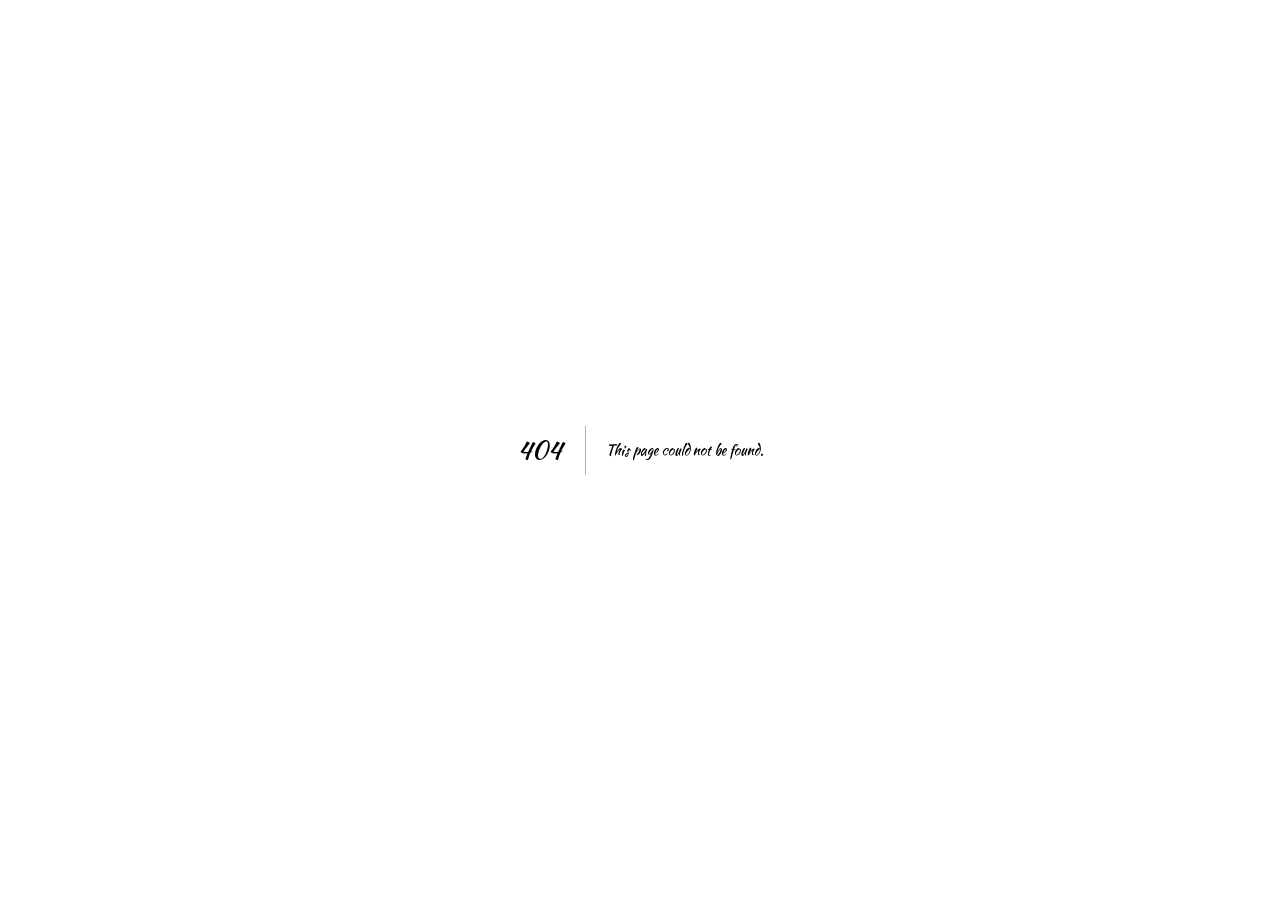
<file: 404/index.html>
<!DOCTYPE html><html lang="en" data-theme="dark"><head><meta charSet="utf-8"/><meta name="viewport" content="width=device-width, initial-scale=1"/><link rel="preload" href="/_next/static/media/3667c091265cf81b-s.p.woff2" as="font" crossorigin="" type="font/woff2"/><link rel="preload" href="/_next/static/media/437e5f23c97e320c-s.p.woff2" as="font" crossorigin="" type="font/woff2"/><link rel="preload" href="/_next/static/media/5fb5c05ff73c0616-s.p.woff2" as="font" crossorigin="" type="font/woff2"/><link rel="preload" href="/_next/static/media/61d96c4884191721-s.p.woff2" as="font" crossorigin="" type="font/woff2"/><link rel="preload" href="/_next/static/media/b0bb26939bb40fdb-s.p.woff2" as="font" crossorigin="" type="font/woff2"/><link rel="preload" href="/_next/static/media/c214ffb7f5362987-s.p.woff2" as="font" crossorigin="" type="font/woff2"/><link rel="preload" href="/_next/static/media/da522a9b642f99ae-s.p.woff2" as="font" crossorigin="" type="font/woff2"/><link rel="preload" href="/_next/static/media/e4af272ccee01ff0-s.p.woff2" as="font" crossorigin="" type="font/woff2"/><link rel="preload" href="/_next/static/media/e6df576ec67d906e-s.p.woff2" as="font" crossorigin="" type="font/woff2"/><link rel="stylesheet" href="/_next/static/css/7eae8efe3eea2770.css" data-precedence="next"/><link rel="preload" as="script" fetchPriority="low" href="/_next/static/chunks/webpack-c733d74ccba2058a.js"/><script src="/_next/static/chunks/fd9d1056-87da80e0c187477b.js" async=""></script><script src="/_next/static/chunks/117-010855622abcac0d.js" async=""></script><script src="/_next/static/chunks/main-app-86b498b8c8c8160e.js" async=""></script><meta name="robots" content="noindex"/><title>404: This page could not be found.</title><title>Jordan Calhoun, Full-stack software developer</title><meta name="description" content="Three live apps, built and shipped solo. The portal one company runs every day drafts a day of paperwork in 51 seconds."/><meta property="og:title" content="Jordan Calhoun, Full-stack software developer"/><meta property="og:description" content="Three live apps, built and shipped solo. The portal one company runs every day drafts a day of paperwork in 51 seconds."/><meta property="og:type" content="website"/><meta name="twitter:card" content="summary"/><meta name="twitter:title" content="Jordan Calhoun, Full-stack software developer"/><meta name="twitter:description" content="Three live apps, built and shipped solo. The portal one company runs every day drafts a day of paperwork in 51 seconds."/><meta name="next-size-adjust"/><script src="/_next/static/chunks/polyfills-42372ed130431b0a.js" noModule=""></script></head><body class="__variable_47a99b __variable_62ce98 __variable_b3679f __variable_f36eae __variable_d8ebd1 __variable_37214d"><div style="font-family:system-ui,&quot;Segoe UI&quot;,Roboto,Helvetica,Arial,sans-serif,&quot;Apple Color Emoji&quot;,&quot;Segoe UI Emoji&quot;;height:100vh;text-align:center;display:flex;flex-direction:column;align-items:center;justify-content:center"><div><style>body{color:#000;background:#fff;margin:0}.next-error-h1{border-right:1px solid rgba(0,0,0,.3)}@media (prefers-color-scheme:dark){body{color:#fff;background:#000}.next-error-h1{border-right:1px solid rgba(255,255,255,.3)}}</style><h1 class="next-error-h1" style="display:inline-block;margin:0 20px 0 0;padding:0 23px 0 0;font-size:24px;font-weight:500;vertical-align:top;line-height:49px">404</h1><div style="display:inline-block"><h2 style="font-size:14px;font-weight:400;line-height:49px;margin:0">This page could not be found.</h2></div></div></div><script src="/_next/static/chunks/webpack-c733d74ccba2058a.js" async=""></script><script>(self.__next_f=self.__next_f||[]).push([0]);self.__next_f.push([2,null])</script><script>self.__next_f.push([1,"1:HL[\"/_next/static/media/3667c091265cf81b-s.p.woff2\",\"font\",{\"crossOrigin\":\"\",\"type\":\"font/woff2\"}]\n2:HL[\"/_next/static/media/437e5f23c97e320c-s.p.woff2\",\"font\",{\"crossOrigin\":\"\",\"type\":\"font/woff2\"}]\n3:HL[\"/_next/static/media/5fb5c05ff73c0616-s.p.woff2\",\"font\",{\"crossOrigin\":\"\",\"type\":\"font/woff2\"}]\n4:HL[\"/_next/static/media/61d96c4884191721-s.p.woff2\",\"font\",{\"crossOrigin\":\"\",\"type\":\"font/woff2\"}]\n5:HL[\"/_next/static/media/b0bb26939bb40fdb-s.p.woff2\",\"font\",{\"crossOrigin\":\"\",\"type\":\"font/woff2\"}]\n6:HL[\"/_next/static/media/c214ffb7f5362987-s.p.woff2\",\"font\",{\"crossOrigin\":\"\",\"type\":\"font/woff2\"}]\n7:HL[\"/_next/static/media/da522a9b642f99ae-s.p.woff2\",\"font\",{\"crossOrigin\":\"\",\"type\":\"font/woff2\"}]\n8:HL[\"/_next/static/media/e4af272ccee01ff0-s.p.woff2\",\"font\",{\"crossOrigin\":\"\",\"type\":\"font/woff2\"}]\n9:HL[\"/_next/static/media/e6df576ec67d906e-s.p.woff2\",\"font\",{\"crossOrigin\":\"\",\"type\":\"font/woff2\"}]\na:HL[\"/_next/static/css/7eae8efe3eea2770.css\",\"style\"]\n"])</script><script>self.__next_f.push([1,"b:I[2846,[],\"\"]\nd:I[4707,[],\"\"]\ne:I[6423,[],\"\"]\n14:I[1060,[],\"\"]\nf:{\"fontFamily\":\"system-ui,\\\"Segoe UI\\\",Roboto,Helvetica,Arial,sans-serif,\\\"Apple Color Emoji\\\",\\\"Segoe UI Emoji\\\"\",\"height\":\"100vh\",\"textAlign\":\"center\",\"display\":\"flex\",\"flexDirection\":\"column\",\"alignItems\":\"center\",\"justifyContent\":\"center\"}\n10:{\"display\":\"inline-block\",\"margin\":\"0 20px 0 0\",\"padding\":\"0 23px 0 0\",\"fontSize\":24,\"fontWeight\":500,\"verticalAlign\":\"top\",\"lineHeight\":\"49px\"}\n11:{\"display\":\"inline-block\"}\n12:{\"fontSize\":14,\"fontWeight\":400,\"lineHeight\":\"49px\",\"margin\":0}\n15:[]\n"])</script><script>self.__next_f.push([1,"0:[\"$\",\"$Lb\",null,{\"buildId\":\"czD3jQQOjQ32TFWrluPwK\",\"assetPrefix\":\"\",\"urlParts\":[\"\",\"_not-found\",\"\"],\"initialTree\":[\"\",{\"children\":[\"/_not-found\",{\"children\":[\"__PAGE__\",{}]}]},\"$undefined\",\"$undefined\",true],\"initialSeedData\":[\"\",{\"children\":[\"/_not-found\",{\"children\":[\"__PAGE__\",{},[[\"$Lc\",[[\"$\",\"title\",null,{\"children\":\"404: This page could not be found.\"}],[\"$\",\"div\",null,{\"style\":{\"fontFamily\":\"system-ui,\\\"Segoe UI\\\",Roboto,Helvetica,Arial,sans-serif,\\\"Apple Color Emoji\\\",\\\"Segoe UI Emoji\\\"\",\"height\":\"100vh\",\"textAlign\":\"center\",\"display\":\"flex\",\"flexDirection\":\"column\",\"alignItems\":\"center\",\"justifyContent\":\"center\"},\"children\":[\"$\",\"div\",null,{\"children\":[[\"$\",\"style\",null,{\"dangerouslySetInnerHTML\":{\"__html\":\"body{color:#000;background:#fff;margin:0}.next-error-h1{border-right:1px solid rgba(0,0,0,.3)}@media (prefers-color-scheme:dark){body{color:#fff;background:#000}.next-error-h1{border-right:1px solid rgba(255,255,255,.3)}}\"}}],[\"$\",\"h1\",null,{\"className\":\"next-error-h1\",\"style\":{\"display\":\"inline-block\",\"margin\":\"0 20px 0 0\",\"padding\":\"0 23px 0 0\",\"fontSize\":24,\"fontWeight\":500,\"verticalAlign\":\"top\",\"lineHeight\":\"49px\"},\"children\":\"404\"}],[\"$\",\"div\",null,{\"style\":{\"display\":\"inline-block\"},\"children\":[\"$\",\"h2\",null,{\"style\":{\"fontSize\":14,\"fontWeight\":400,\"lineHeight\":\"49px\",\"margin\":0},\"children\":\"This page could not be found.\"}]}]]}]}]],null],null],null]},[null,[\"$\",\"$Ld\",null,{\"parallelRouterKey\":\"children\",\"segmentPath\":[\"children\",\"/_not-found\",\"children\"],\"error\":\"$undefined\",\"errorStyles\":\"$undefined\",\"errorScripts\":\"$undefined\",\"template\":[\"$\",\"$Le\",null,{}],\"templateStyles\":\"$undefined\",\"templateScripts\":\"$undefined\",\"notFound\":\"$undefined\",\"notFoundStyles\":\"$undefined\"}]],null]},[[[[\"$\",\"link\",\"0\",{\"rel\":\"stylesheet\",\"href\":\"/_next/static/css/7eae8efe3eea2770.css\",\"precedence\":\"next\",\"crossOrigin\":\"$undefined\"}]],[\"$\",\"html\",null,{\"lang\":\"en\",\"data-theme\":\"dark\",\"suppressHydrationWarning\":true,\"children\":[\"$\",\"body\",null,{\"className\":\"__variable_47a99b __variable_62ce98 __variable_b3679f __variable_f36eae __variable_d8ebd1 __variable_37214d\",\"children\":[\"$\",\"$Ld\",null,{\"parallelRouterKey\":\"children\",\"segmentPath\":[\"children\"],\"error\":\"$undefined\",\"errorStyles\":\"$undefined\",\"errorScripts\":\"$undefined\",\"template\":[\"$\",\"$Le\",null,{}],\"templateStyles\":\"$undefined\",\"templateScripts\":\"$undefined\",\"notFound\":[[\"$\",\"title\",null,{\"children\":\"404: This page could not be found.\"}],[\"$\",\"div\",null,{\"style\":\"$f\",\"children\":[\"$\",\"div\",null,{\"children\":[[\"$\",\"style\",null,{\"dangerouslySetInnerHTML\":{\"__html\":\"body{color:#000;background:#fff;margin:0}.next-error-h1{border-right:1px solid rgba(0,0,0,.3)}@media (prefers-color-scheme:dark){body{color:#fff;background:#000}.next-error-h1{border-right:1px solid rgba(255,255,255,.3)}}\"}}],[\"$\",\"h1\",null,{\"className\":\"next-error-h1\",\"style\":\"$10\",\"children\":\"404\"}],[\"$\",\"div\",null,{\"style\":\"$11\",\"children\":[\"$\",\"h2\",null,{\"style\":\"$12\",\"children\":\"This page could not be found.\"}]}]]}]}]],\"notFoundStyles\":[]}]}]}]],null],null],\"couldBeIntercepted\":false,\"initialHead\":[[\"$\",\"meta\",null,{\"name\":\"robots\",\"content\":\"noindex\"}],\"$L13\"],\"globalErrorComponent\":\"$14\",\"missingSlots\":\"$W15\"}]\n"])</script><script>self.__next_f.push([1,"13:[[\"$\",\"meta\",\"0\",{\"name\":\"viewport\",\"content\":\"width=device-width, initial-scale=1\"}],[\"$\",\"meta\",\"1\",{\"charSet\":\"utf-8\"}],[\"$\",\"title\",\"2\",{\"children\":\"Jordan Calhoun, Full-stack software developer\"}],[\"$\",\"meta\",\"3\",{\"name\":\"description\",\"content\":\"Three live apps, built and shipped solo. The portal one company runs every day drafts a day of paperwork in 51 seconds.\"}],[\"$\",\"meta\",\"4\",{\"property\":\"og:title\",\"content\":\"Jordan Calhoun, Full-stack software developer\"}],[\"$\",\"meta\",\"5\",{\"property\":\"og:description\",\"content\":\"Three live apps, built and shipped solo. The portal one company runs every day drafts a day of paperwork in 51 seconds.\"}],[\"$\",\"meta\",\"6\",{\"property\":\"og:type\",\"content\":\"website\"}],[\"$\",\"meta\",\"7\",{\"name\":\"twitter:card\",\"content\":\"summary\"}],[\"$\",\"meta\",\"8\",{\"name\":\"twitter:title\",\"content\":\"Jordan Calhoun, Full-stack software developer\"}],[\"$\",\"meta\",\"9\",{\"name\":\"twitter:description\",\"content\":\"Three live apps, built and shipped solo. The portal one company runs every day drafts a day of paperwork in 51 seconds.\"}],[\"$\",\"meta\",\"10\",{\"name\":\"next-size-adjust\"}]]\nc:null\n"])</script></body></html>
</file>
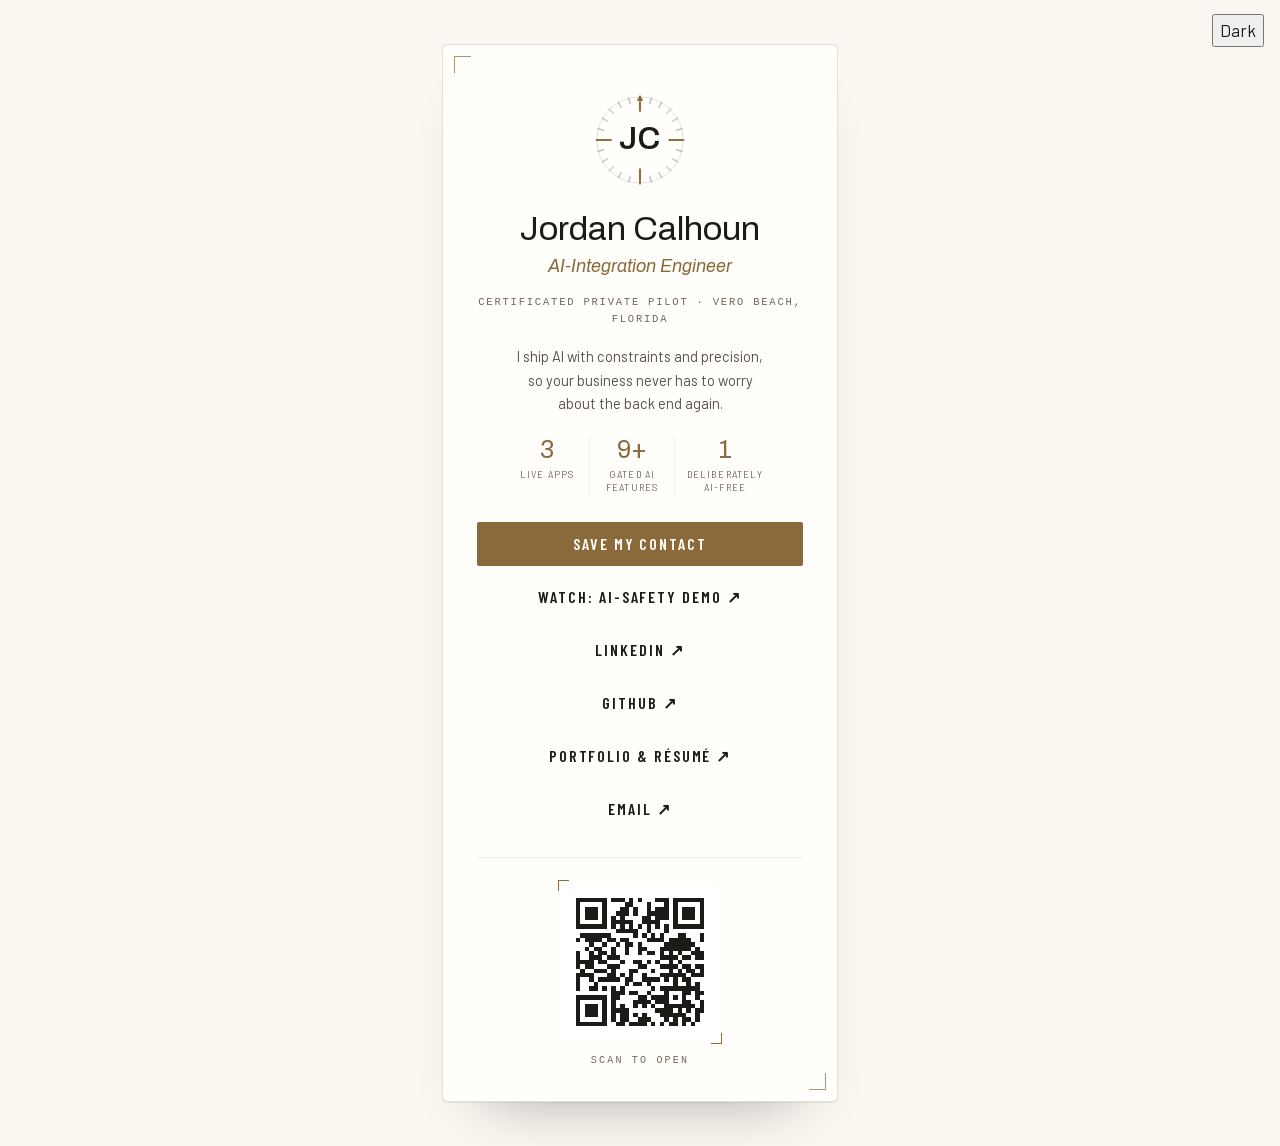
<file: card/index.html>
<!DOCTYPE html><html lang="en" data-theme="dark"><head><meta charSet="utf-8"/><meta name="viewport" content="width=device-width, initial-scale=1"/><link rel="preload" href="/_next/static/media/3667c091265cf81b-s.p.woff2" as="font" crossorigin="" type="font/woff2"/><link rel="preload" href="/_next/static/media/437e5f23c97e320c-s.p.woff2" as="font" crossorigin="" type="font/woff2"/><link rel="preload" href="/_next/static/media/5fb5c05ff73c0616-s.p.woff2" as="font" crossorigin="" type="font/woff2"/><link rel="preload" href="/_next/static/media/61d96c4884191721-s.p.woff2" as="font" crossorigin="" type="font/woff2"/><link rel="preload" href="/_next/static/media/b0bb26939bb40fdb-s.p.woff2" as="font" crossorigin="" type="font/woff2"/><link rel="preload" href="/_next/static/media/c214ffb7f5362987-s.p.woff2" as="font" crossorigin="" type="font/woff2"/><link rel="preload" href="/_next/static/media/da522a9b642f99ae-s.p.woff2" as="font" crossorigin="" type="font/woff2"/><link rel="preload" href="/_next/static/media/e4af272ccee01ff0-s.p.woff2" as="font" crossorigin="" type="font/woff2"/><link rel="preload" href="/_next/static/media/e6df576ec67d906e-s.p.woff2" as="font" crossorigin="" type="font/woff2"/><link rel="stylesheet" href="/_next/static/css/7eae8efe3eea2770.css" data-precedence="next"/><link rel="preload" as="script" fetchPriority="low" href="/_next/static/chunks/webpack-c733d74ccba2058a.js"/><script src="/_next/static/chunks/fd9d1056-87da80e0c187477b.js" async=""></script><script src="/_next/static/chunks/117-010855622abcac0d.js" async=""></script><script src="/_next/static/chunks/main-app-86b498b8c8c8160e.js" async=""></script><script src="/_next/static/chunks/398-2e103db49e9293fa.js" async=""></script><script src="/_next/static/chunks/app/card/page-176bc9325375e977.js" async=""></script><title>Jordan Calhoun — digital card</title><meta name="description" content="AI-Integration Engineer. Save my contact, or reach me on GitHub, LinkedIn, and my portfolio."/><meta property="og:title" content="Jordan Calhoun, Full-stack software developer"/><meta property="og:description" content="Three live apps, built and shipped solo. The portal one company runs every day drafts a day of paperwork in 51 seconds."/><meta property="og:type" content="website"/><meta name="twitter:card" content="summary"/><meta name="twitter:title" content="Jordan Calhoun, Full-stack software developer"/><meta name="twitter:description" content="Three live apps, built and shipped solo. The portal one company runs every day drafts a day of paperwork in 51 seconds."/><meta name="next-size-adjust"/><script src="/_next/static/chunks/polyfills-42372ed130431b0a.js" noModule=""></script></head><body class="__variable_47a99b __variable_62ce98 __variable_b3679f __variable_f36eae __variable_d8ebd1 __variable_37214d"><main class="card-page"><button class="theme-toggle card-toggle" aria-label="Toggle light or dark theme">Dark</button><article class="card-inner"><div class="card-ring"><svg viewBox="0 0 100 100" aria-hidden="true"><circle cx="50" cy="50" r="44" fill="none" stroke="var(--rule)" stroke-width="1"></circle><line class="tick" x1="50" y1="21" x2="50" y2="5" stroke="var(--accent)" stroke-width="2" opacity="1" style="animation-delay:0s"></line><line class="tick" x1="59.83512371389579" y1="13.294818601015407" x2="61.64685702961343" y2="6.533337816991924" stroke="var(--muted)" stroke-width="1" opacity="0.55" style="animation-delay:0.020833333333333332s"></line><line class="tick" x1="69" y1="17.091034656191326" x2="72.5" y2="11.02885682970026" stroke="var(--muted)" stroke-width="1" opacity="0.55" style="animation-delay:0.041666666666666664s"></line><line class="tick" x1="76.8700576850888" y1="23.129942314911194" x2="81.81980515339464" y2="18.18019484660536" stroke="var(--muted)" stroke-width="1" opacity="0.55" style="animation-delay:0.0625s"></line><line class="tick" x1="82.90896534380866" y1="30.999999999999996" x2="88.97114317029974" y2="27.499999999999996" stroke="var(--muted)" stroke-width="1" opacity="0.55" style="animation-delay:0.08333333333333333s"></line><line class="tick" x1="86.70518139898459" y1="40.16487628610421" x2="93.46666218300808" y2="38.35314297038657" stroke="var(--muted)" stroke-width="1" opacity="0.55" style="animation-delay:0.10416666666666667s"></line><line class="tick" x1="79" y1="50" x2="95" y2="50" stroke="var(--accent)" stroke-width="2" opacity="1" style="animation-delay:0.125s"></line><line class="tick" x1="86.70518139898459" y1="59.83512371389579" x2="93.46666218300808" y2="61.646857029613436" stroke="var(--muted)" stroke-width="1" opacity="0.55" style="animation-delay:0.14583333333333334s"></line><line class="tick" x1="82.90896534380867" y1="69" x2="88.97114317029974" y2="72.49999999999999" stroke="var(--muted)" stroke-width="1" opacity="0.55" style="animation-delay:0.16666666666666666s"></line><line class="tick" x1="76.87005768508881" y1="76.8700576850888" x2="81.81980515339464" y2="81.81980515339464" stroke="var(--muted)" stroke-width="1" opacity="0.55" style="animation-delay:0.1875s"></line><line class="tick" x1="69" y1="82.90896534380867" x2="72.5" y2="88.97114317029974" stroke="var(--muted)" stroke-width="1" opacity="0.55" style="animation-delay:0.20833333333333334s"></line><line class="tick" x1="59.8351237138958" y1="86.70518139898459" x2="61.64685702961344" y2="93.46666218300807" stroke="var(--muted)" stroke-width="1" opacity="0.55" style="animation-delay:0.22916666666666666s"></line><line class="tick" x1="50" y1="79" x2="50.00000000000001" y2="95" stroke="var(--accent)" stroke-width="2" opacity="1" style="animation-delay:0.25s"></line><line class="tick" x1="40.164876286104224" y1="86.70518139898459" x2="38.353142970386585" y2="93.46666218300808" stroke="var(--muted)" stroke-width="1" opacity="0.55" style="animation-delay:0.2708333333333333s"></line><line class="tick" x1="30.999999999999996" y1="82.90896534380866" x2="27.499999999999996" y2="88.97114317029974" stroke="var(--muted)" stroke-width="1" opacity="0.55" style="animation-delay:0.2916666666666667s"></line><line class="tick" x1="23.129942314911197" y1="76.87005768508881" x2="18.180194846605364" y2="81.81980515339464" stroke="var(--muted)" stroke-width="1" opacity="0.55" style="animation-delay:0.3125s"></line><line class="tick" x1="17.09103465619134" y1="69.00000000000001" x2="11.028856829700267" y2="72.50000000000003" stroke="var(--muted)" stroke-width="1" opacity="0.55" style="animation-delay:0.3333333333333333s"></line><line class="tick" x1="13.294818601015407" y1="59.83512371389578" x2="6.533337816991924" y2="61.64685702961343" stroke="var(--muted)" stroke-width="1" opacity="0.55" style="animation-delay:0.3541666666666667s"></line><line class="tick" x1="21" y1="50.00000000000001" x2="5" y2="50.00000000000001" stroke="var(--accent)" stroke-width="2" opacity="1" style="animation-delay:0.375s"></line><line class="tick" x1="13.294818601015407" y1="40.164876286104196" x2="6.533337816991931" y2="38.35314297038655" stroke="var(--muted)" stroke-width="1" opacity="0.55" style="animation-delay:0.3958333333333333s"></line><line class="tick" x1="17.091034656191333" y1="30.999999999999996" x2="11.02885682970026" y2="27.499999999999996" stroke="var(--muted)" stroke-width="1" opacity="0.55" style="animation-delay:0.4166666666666667s"></line><line class="tick" x1="23.129942314911187" y1="23.1299423149112" x2="18.180194846605353" y2="18.18019484660537" stroke="var(--muted)" stroke-width="1" opacity="0.55" style="animation-delay:0.4375s"></line><line class="tick" x1="30.999999999999982" y1="17.09103465619134" x2="27.49999999999998" y2="11.028856829700274" stroke="var(--muted)" stroke-width="1" opacity="0.55" style="animation-delay:0.4583333333333333s"></line><line class="tick" x1="40.16487628610422" y1="13.294818601015407" x2="38.35314297038657" y2="6.533337816991924" stroke="var(--muted)" stroke-width="1" opacity="0.55" style="animation-delay:0.4791666666666667s"></line><path d="M50 4 l3.4 6 l-6.8 0 z" fill="var(--accent)"></path></svg><div class="mono">JC</div></div><h1 class="card-name">Jordan Calhoun</h1><div class="card-role">AI-Integration Engineer</div><div class="card-spec">Certificated Private Pilot · <!-- -->Vero Beach, Florida</div><p class="card-pitch">I ship AI with constraints and precision, so your business never has to worry about the back end again.</p><div class="card-stats"><div class="card-stat"><span class="cs-n">3</span><span class="cs-l">live apps</span></div><div class="card-stat"><span class="cs-n">9+</span><span class="cs-l">gated AI features</span></div><div class="card-stat"><span class="cs-n">1</span><span class="cs-l">deliberately AI-free</span></div></div><div class="card-links"><button class="btn primary">Save my contact</button><a class="btn ghost" href="https://www.loom.com/share/0366b18bc3f44e9c94fdb890f4451339" target="_blank" rel="noreferrer">Watch: AI-safety demo ↗</a><a class="btn ghost" href="https://www.linkedin.com/in/jordanmercalhoun/" target="_blank" rel="noreferrer">LinkedIn ↗</a><a class="btn ghost" href="https://github.com/flt-sudo" target="_blank" rel="noreferrer">GitHub ↗</a><a class="btn ghost" href="https://flt-sudo.github.io/?lens=se" target="_blank" rel="noreferrer">Portfolio &amp; résumé ↗</a><a class="btn ghost" href="mailto:jordanmercalhoun@gmail.com">Email ↗</a></div><div class="card-qr"><div class="card-qr-box"><svg height="128" width="128" viewBox="0 0 29 29" role="img"><path fill="#ffffff" d="M0,0 h29v29H0z" shape-rendering="crispEdges"></path><path fill="#1c1b18" d="M0 0h7v1H0zM8 0h3v1H8zM12 0h1v1H12zM14 0h1v1H14zM18 0h3v1H18zM22,0 h7v1H22zM0 1h1v1H0zM6 1h1v1H6zM11 1h2v1H11zM16 1h1v1H16zM20 1h1v1H20zM22 1h1v1H22zM28,1 h1v1H28zM0 2h1v1H0zM2 2h3v1H2zM6 2h1v1H6zM10 2h2v1H10zM13 2h1v1H13zM16 2h1v1H16zM18 2h3v1H18zM22 2h1v1H22zM24 2h3v1H24zM28,2 h1v1H28zM0 3h1v1H0zM2 3h3v1H2zM6 3h1v1H6zM9 3h3v1H9zM13 3h1v1H13zM16 3h5v1H16zM22 3h1v1H22zM24 3h3v1H24zM28,3 h1v1H28zM0 4h1v1H0zM2 4h3v1H2zM6 4h1v1H6zM8 4h1v1H8zM10 4h1v1H10zM15 4h2v1H15zM18 4h3v1H18zM22 4h1v1H22zM24 4h3v1H24zM28,4 h1v1H28zM0 5h1v1H0zM6 5h1v1H6zM8 5h5v1H8zM15 5h4v1H15zM22 5h1v1H22zM28,5 h1v1H28zM0 6h7v1H0zM8 6h1v1H8zM10 6h1v1H10zM12 6h1v1H12zM14 6h1v1H14zM16 6h1v1H16zM18 6h1v1H18zM20 6h1v1H20zM22,6 h7v1H22zM9 7h5v1H9zM16 7h1v1H16zM20 7h1v1H20zM1 8h7v1H1zM13 8h1v1H13zM15 8h1v1H15zM17 8h1v1H17zM19 8h1v1H19zM23 8h2v1H23zM28,8 h1v1H28zM0 9h1v1H0zM2 9h4v1H2zM7 9h2v1H7zM10 9h2v1H10zM16 9h4v1H16zM21 9h5v1H21zM28,9 h1v1H28zM3 10h1v1H3zM6 10h1v1H6zM9 10h1v1H9zM11 10h2v1H11zM14 10h1v1H14zM20 10h7v1H20zM2 11h1v1H2zM4 11h2v1H4zM8 11h1v1H8zM11 11h1v1H11zM14 11h2v1H14zM19 11h7v1H19zM27 11h1v1H27zM0 12h1v1H0zM3 12h1v1H3zM5 12h2v1H5zM8 12h1v1H8zM11 12h1v1H11zM14 12h1v1H14zM16 12h2v1H16zM19 12h1v1H19zM21 12h1v1H21zM23 12h1v1H23zM26,12 h3v1H26zM0 13h1v1H0zM3 13h3v1H3zM7 13h3v1H7zM19 13h4v1H19zM24 13h2v1H24zM27,13 h2v1H27zM0 14h4v1H0zM5 14h2v1H5zM10 14h1v1H10zM13 14h2v1H13zM16 14h1v1H16zM18 14h1v1H18zM21 14h1v1H21zM23 14h1v1H23zM0 15h1v1H0zM2 15h2v1H2zM7 15h3v1H7zM14 15h2v1H14zM19 15h4v1H19zM24 15h2v1H24zM27,15 h2v1H27zM1 16h1v1H1zM4 16h3v1H4zM8 16h1v1H8zM12 16h2v1H12zM17 16h1v1H17zM21 16h1v1H21zM23 16h1v1H23zM25 16h2v1H25zM28,16 h1v1H28zM0 17h4v1H0zM7 17h2v1H7zM10 17h1v1H10zM12 17h1v1H12zM15 17h1v1H15zM19 17h6v1H19zM26,17 h3v1H26zM0 18h1v1H0zM3 18h1v1H3zM5 18h5v1H5zM11 18h2v1H11zM15 18h4v1H15zM20 18h1v1H20zM22 18h1v1H22zM24 18h2v1H24zM0 19h1v1H0zM4 19h1v1H4zM11 19h1v1H11zM13 19h2v1H13zM16 19h1v1H16zM22 19h1v1H22zM25 19h1v1H25zM27 19h1v1H27zM0 20h1v1H0zM3 20h2v1H3zM6 20h1v1H6zM8 20h1v1H8zM10 20h1v1H10zM17 20h1v1H17zM19 20h9v1H19zM8 21h3v1H8zM12 21h2v1H12zM16 21h1v1H16zM20 21h1v1H20zM24 21h2v1H24zM27,21 h2v1H27zM0 22h7v1H0zM8 22h2v1H8zM14 22h2v1H14zM17 22h4v1H17zM22 22h1v1H22zM24 22h1v1H24zM27 22h1v1H27zM0 23h1v1H0zM6 23h1v1H6zM8 23h1v1H8zM13 23h4v1H13zM18 23h3v1H18zM24 23h2v1H24zM28,23 h1v1H28zM0 24h1v1H0zM2 24h3v1H2zM6 24h1v1H6zM8 24h1v1H8zM10 24h1v1H10zM13 24h1v1H13zM15 24h1v1H15zM17 24h1v1H17zM20 24h7v1H20zM28,24 h1v1H28zM0 25h1v1H0zM2 25h3v1H2zM6 25h1v1H6zM8 25h4v1H8zM18 25h4v1H18zM23 25h1v1H23zM25 25h1v1H25zM27,25 h2v1H27zM0 26h1v1H0zM2 26h3v1H2zM6 26h1v1H6zM8 26h1v1H8zM10 26h2v1H10zM13 26h1v1H13zM15 26h1v1H15zM19 26h6v1H19zM27 26h1v1H27zM0 27h1v1H0zM6 27h1v1H6zM8 27h1v1H8zM10 27h2v1H10zM14 27h3v1H14zM20 27h1v1H20zM22 27h1v1H22zM24 27h2v1H24zM27 27h1v1H27zM0 28h7v1H0zM9 28h2v1H9zM12 28h4v1H12zM17 28h1v1H17zM19 28h1v1H19zM21 28h2v1H21zM24 28h1v1H24zM26 28h1v1H26z" shape-rendering="crispEdges"></path></svg></div><div class="card-qr-cap">Scan to open</div></div></article></main><script src="/_next/static/chunks/webpack-c733d74ccba2058a.js" async=""></script><script>(self.__next_f=self.__next_f||[]).push([0]);self.__next_f.push([2,null])</script><script>self.__next_f.push([1,"1:HL[\"/_next/static/media/3667c091265cf81b-s.p.woff2\",\"font\",{\"crossOrigin\":\"\",\"type\":\"font/woff2\"}]\n2:HL[\"/_next/static/media/437e5f23c97e320c-s.p.woff2\",\"font\",{\"crossOrigin\":\"\",\"type\":\"font/woff2\"}]\n3:HL[\"/_next/static/media/5fb5c05ff73c0616-s.p.woff2\",\"font\",{\"crossOrigin\":\"\",\"type\":\"font/woff2\"}]\n4:HL[\"/_next/static/media/61d96c4884191721-s.p.woff2\",\"font\",{\"crossOrigin\":\"\",\"type\":\"font/woff2\"}]\n5:HL[\"/_next/static/media/b0bb26939bb40fdb-s.p.woff2\",\"font\",{\"crossOrigin\":\"\",\"type\":\"font/woff2\"}]\n6:HL[\"/_next/static/media/c214ffb7f5362987-s.p.woff2\",\"font\",{\"crossOrigin\":\"\",\"type\":\"font/woff2\"}]\n7:HL[\"/_next/static/media/da522a9b642f99ae-s.p.woff2\",\"font\",{\"crossOrigin\":\"\",\"type\":\"font/woff2\"}]\n8:HL[\"/_next/static/media/e4af272ccee01ff0-s.p.woff2\",\"font\",{\"crossOrigin\":\"\",\"type\":\"font/woff2\"}]\n9:HL[\"/_next/static/media/e6df576ec67d906e-s.p.woff2\",\"font\",{\"crossOrigin\":\"\",\"type\":\"font/woff2\"}]\na:HL[\"/_next/static/css/7eae8efe3eea2770.css\",\"style\"]\n"])</script><script>self.__next_f.push([1,"b:I[2846,[],\"\"]\nd:I[9107,[],\"ClientPageRoot\"]\ne:I[3567,[\"398\",\"static/chunks/398-2e103db49e9293fa.js\",\"133\",\"static/chunks/app/card/page-176bc9325375e977.js\"],\"default\",1]\nf:I[4707,[],\"\"]\n10:I[6423,[],\"\"]\n12:I[1060,[],\"\"]\n13:[]\n"])</script><script>self.__next_f.push([1,"0:[\"$\",\"$Lb\",null,{\"buildId\":\"czD3jQQOjQ32TFWrluPwK\",\"assetPrefix\":\"\",\"urlParts\":[\"\",\"card\",\"\"],\"initialTree\":[\"\",{\"children\":[\"card\",{\"children\":[\"__PAGE__\",{}]}]},\"$undefined\",\"$undefined\",true],\"initialSeedData\":[\"\",{\"children\":[\"card\",{\"children\":[\"__PAGE__\",{},[[\"$Lc\",[\"$\",\"$Ld\",null,{\"props\":{\"params\":{},\"searchParams\":{}},\"Component\":\"$e\"}],null],null],null]},[[null,[\"$\",\"$Lf\",null,{\"parallelRouterKey\":\"children\",\"segmentPath\":[\"children\",\"card\",\"children\"],\"error\":\"$undefined\",\"errorStyles\":\"$undefined\",\"errorScripts\":\"$undefined\",\"template\":[\"$\",\"$L10\",null,{}],\"templateStyles\":\"$undefined\",\"templateScripts\":\"$undefined\",\"notFound\":\"$undefined\",\"notFoundStyles\":\"$undefined\"}]],null],null]},[[[[\"$\",\"link\",\"0\",{\"rel\":\"stylesheet\",\"href\":\"/_next/static/css/7eae8efe3eea2770.css\",\"precedence\":\"next\",\"crossOrigin\":\"$undefined\"}]],[\"$\",\"html\",null,{\"lang\":\"en\",\"data-theme\":\"dark\",\"suppressHydrationWarning\":true,\"children\":[\"$\",\"body\",null,{\"className\":\"__variable_47a99b __variable_62ce98 __variable_b3679f __variable_f36eae __variable_d8ebd1 __variable_37214d\",\"children\":[\"$\",\"$Lf\",null,{\"parallelRouterKey\":\"children\",\"segmentPath\":[\"children\"],\"error\":\"$undefined\",\"errorStyles\":\"$undefined\",\"errorScripts\":\"$undefined\",\"template\":[\"$\",\"$L10\",null,{}],\"templateStyles\":\"$undefined\",\"templateScripts\":\"$undefined\",\"notFound\":[[\"$\",\"title\",null,{\"children\":\"404: This page could not be found.\"}],[\"$\",\"div\",null,{\"style\":{\"fontFamily\":\"system-ui,\\\"Segoe UI\\\",Roboto,Helvetica,Arial,sans-serif,\\\"Apple Color Emoji\\\",\\\"Segoe UI Emoji\\\"\",\"height\":\"100vh\",\"textAlign\":\"center\",\"display\":\"flex\",\"flexDirection\":\"column\",\"alignItems\":\"center\",\"justifyContent\":\"center\"},\"children\":[\"$\",\"div\",null,{\"children\":[[\"$\",\"style\",null,{\"dangerouslySetInnerHTML\":{\"__html\":\"body{color:#000;background:#fff;margin:0}.next-error-h1{border-right:1px solid rgba(0,0,0,.3)}@media (prefers-color-scheme:dark){body{color:#fff;background:#000}.next-error-h1{border-right:1px solid rgba(255,255,255,.3)}}\"}}],[\"$\",\"h1\",null,{\"className\":\"next-error-h1\",\"style\":{\"display\":\"inline-block\",\"margin\":\"0 20px 0 0\",\"padding\":\"0 23px 0 0\",\"fontSize\":24,\"fontWeight\":500,\"verticalAlign\":\"top\",\"lineHeight\":\"49px\"},\"children\":\"404\"}],[\"$\",\"div\",null,{\"style\":{\"display\":\"inline-block\"},\"children\":[\"$\",\"h2\",null,{\"style\":{\"fontSize\":14,\"fontWeight\":400,\"lineHeight\":\"49px\",\"margin\":0},\"children\":\"This page could not be found.\"}]}]]}]}]],\"notFoundStyles\":[]}]}]}]],null],null],\"couldBeIntercepted\":false,\"initialHead\":[null,\"$L11\"],\"globalErrorComponent\":\"$12\",\"missingSlots\":\"$W13\"}]\n"])</script><script>self.__next_f.push([1,"11:[[\"$\",\"meta\",\"0\",{\"name\":\"viewport\",\"content\":\"width=device-width, initial-scale=1\"}],[\"$\",\"meta\",\"1\",{\"charSet\":\"utf-8\"}],[\"$\",\"title\",\"2\",{\"children\":\"Jordan Calhoun — digital card\"}],[\"$\",\"meta\",\"3\",{\"name\":\"description\",\"content\":\"AI-Integration Engineer. Save my contact, or reach me on GitHub, LinkedIn, and my portfolio.\"}],[\"$\",\"meta\",\"4\",{\"property\":\"og:title\",\"content\":\"Jordan Calhoun, Full-stack software developer\"}],[\"$\",\"meta\",\"5\",{\"property\":\"og:description\",\"content\":\"Three live apps, built and shipped solo. The portal one company runs every day drafts a day of paperwork in 51 seconds.\"}],[\"$\",\"meta\",\"6\",{\"property\":\"og:type\",\"content\":\"website\"}],[\"$\",\"meta\",\"7\",{\"name\":\"twitter:card\",\"content\":\"summary\"}],[\"$\",\"meta\",\"8\",{\"name\":\"twitter:title\",\"content\":\"Jordan Calhoun, Full-stack software developer\"}],[\"$\",\"meta\",\"9\",{\"name\":\"twitter:description\",\"content\":\"Three live apps, built and shipped solo. The portal one company runs every day drafts a day of paperwork in 51 seconds.\"}],[\"$\",\"meta\",\"10\",{\"name\":\"next-size-adjust\"}]]\nc:null\n"])</script></body></html>
</file>
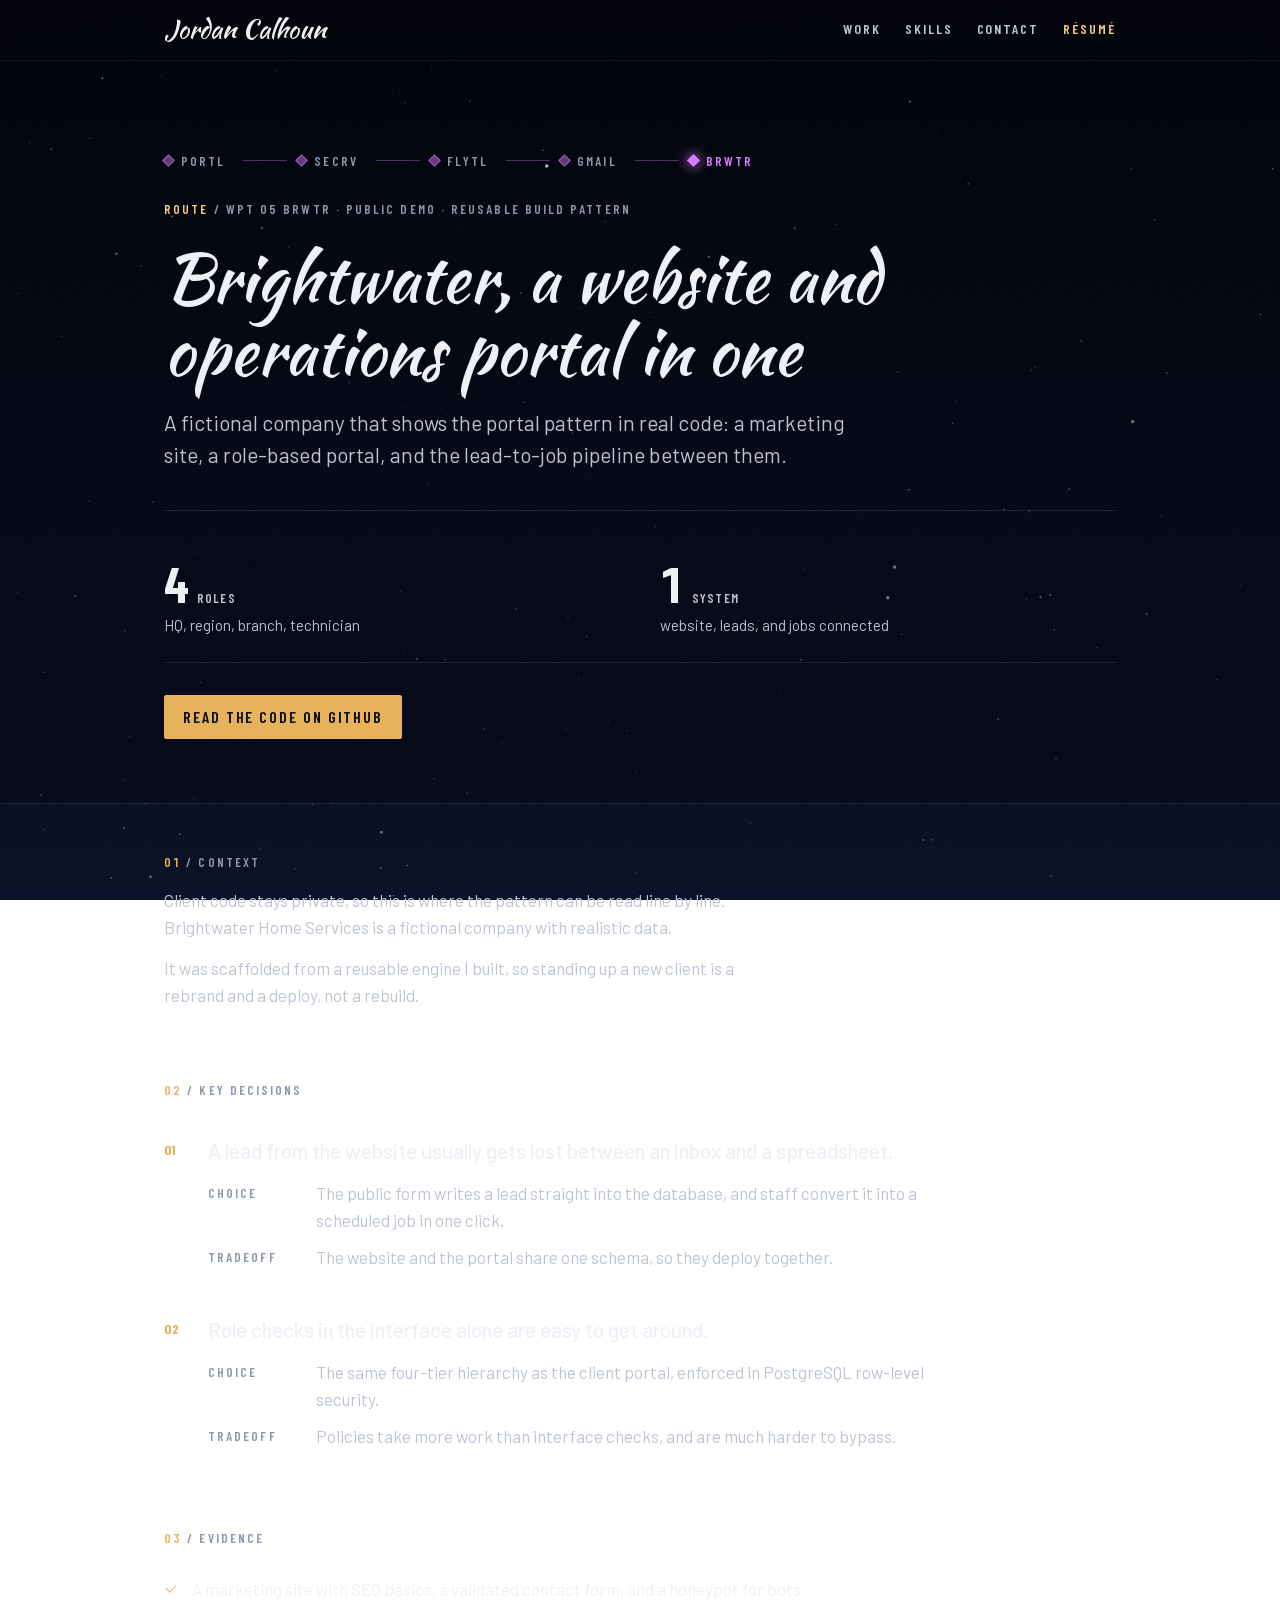
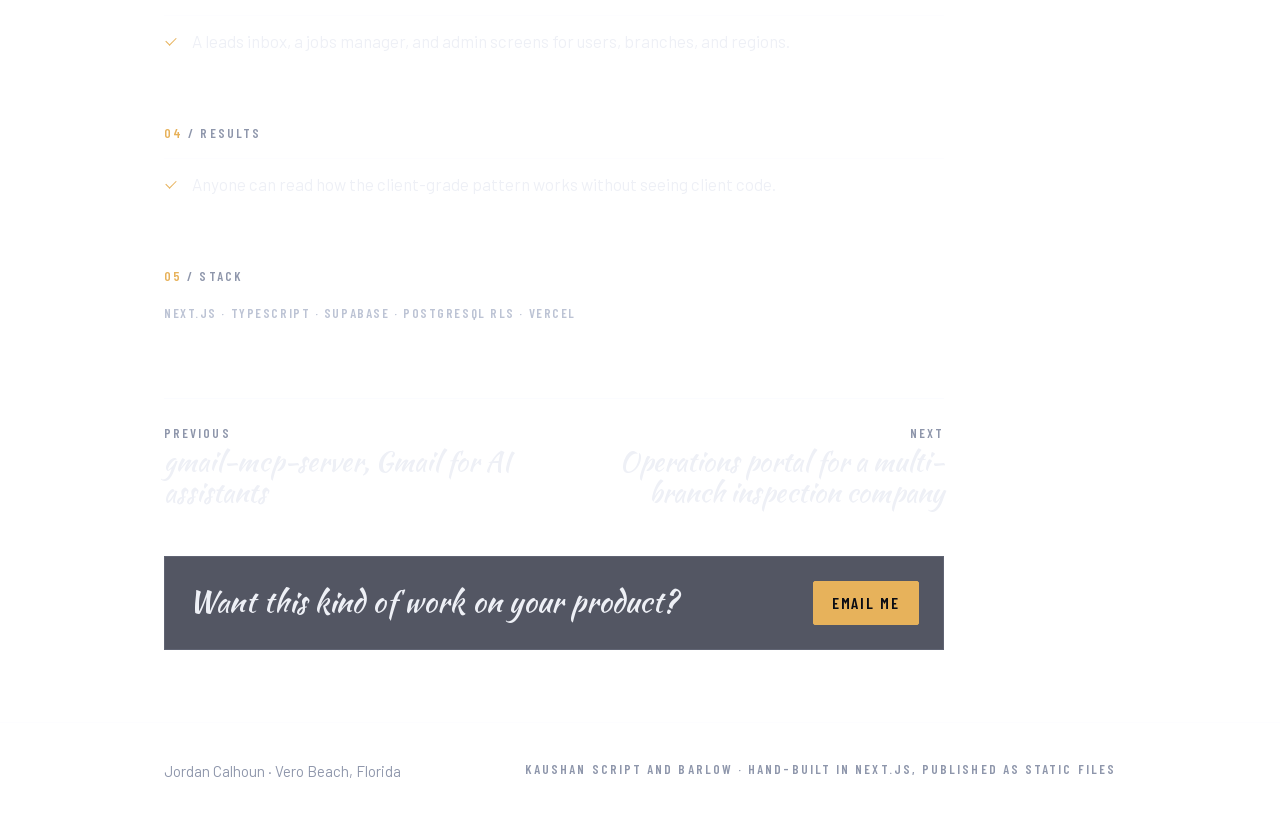
<file: work/brightwater/index.html>
<!DOCTYPE html><html lang="en" data-theme="dark"><head><meta charSet="utf-8"/><meta name="viewport" content="width=device-width, initial-scale=1"/><link rel="preload" href="/_next/static/media/3667c091265cf81b-s.p.woff2" as="font" crossorigin="" type="font/woff2"/><link rel="preload" href="/_next/static/media/437e5f23c97e320c-s.p.woff2" as="font" crossorigin="" type="font/woff2"/><link rel="preload" href="/_next/static/media/5fb5c05ff73c0616-s.p.woff2" as="font" crossorigin="" type="font/woff2"/><link rel="preload" href="/_next/static/media/61d96c4884191721-s.p.woff2" as="font" crossorigin="" type="font/woff2"/><link rel="preload" href="/_next/static/media/b0bb26939bb40fdb-s.p.woff2" as="font" crossorigin="" type="font/woff2"/><link rel="preload" href="/_next/static/media/c214ffb7f5362987-s.p.woff2" as="font" crossorigin="" type="font/woff2"/><link rel="preload" href="/_next/static/media/da522a9b642f99ae-s.p.woff2" as="font" crossorigin="" type="font/woff2"/><link rel="preload" href="/_next/static/media/e4af272ccee01ff0-s.p.woff2" as="font" crossorigin="" type="font/woff2"/><link rel="preload" href="/_next/static/media/e6df576ec67d906e-s.p.woff2" as="font" crossorigin="" type="font/woff2"/><link rel="stylesheet" href="/_next/static/css/7eae8efe3eea2770.css" data-precedence="next"/><link rel="preload" as="script" fetchPriority="low" href="/_next/static/chunks/webpack-c733d74ccba2058a.js"/><script src="/_next/static/chunks/fd9d1056-87da80e0c187477b.js" async=""></script><script src="/_next/static/chunks/117-010855622abcac0d.js" async=""></script><script src="/_next/static/chunks/main-app-86b498b8c8c8160e.js" async=""></script><script src="/_next/static/chunks/972-773d843e15e97eb0.js" async=""></script><script src="/_next/static/chunks/app/work/%5Bslug%5D/page-f202aa4f15ec548b.js" async=""></script><title>Brightwater, a website and operations portal in one · Jordan Calhoun</title><meta name="description" content="A fictional company that shows the portal pattern in real code: a marketing site, a role-based portal, and the lead-to-job pipeline between them."/><meta property="og:title" content="Brightwater, a website and operations portal in one"/><meta property="og:description" content="A fictional company that shows the portal pattern in real code: a marketing site, a role-based portal, and the lead-to-job pipeline between them."/><meta property="og:type" content="article"/><meta name="twitter:card" content="summary"/><meta name="twitter:title" content="Brightwater, a website and operations portal in one"/><meta name="twitter:description" content="A fictional company that shows the portal pattern in real code: a marketing site, a role-based portal, and the lead-to-job pipeline between them."/><meta name="next-size-adjust"/><script src="/_next/static/chunks/polyfills-42372ed130431b0a.js" noModule=""></script></head><body class="__variable_47a99b __variable_62ce98 __variable_b3679f __variable_f36eae __variable_d8ebd1 __variable_37214d"><canvas class="sky" aria-hidden="true"></canvas><header class="topbar"><div class="wrap topbar-inner"><a class="brand" href="/">Jordan Calhoun</a><nav class="topnav" aria-label="Sections"><a href="/#work">Work</a><a href="/#skills">Skills</a><a href="/#contact">Contact</a><a class="resume-link" href="/resumes/jordan-calhoun-resume-2026.pdf" target="_blank" rel="noreferrer">Résumé</a></nav></div></header><main class="case"><header class="case-head"><div class="wrap"><nav class="route-strip" aria-label="All case studies"><a class="rs-wp done" href="/work/operations-portal/"><span class="rs-mark" aria-hidden="true"></span><span class="mono-label">PORTL</span></a><a class="rs-wp done" href="/work/security-review/"><span class="rs-mark" aria-hidden="true"></span><span class="mono-label">SECRV</span></a><a class="rs-wp done" href="/work/flytline/"><span class="rs-mark" aria-hidden="true"></span><span class="mono-label">FLYTL</span></a><a class="rs-wp done" href="/work/gmail-mcp-server/"><span class="rs-mark" aria-hidden="true"></span><span class="mono-label">GMAIL</span></a><a class="rs-wp now" aria-current="page" href="/work/brightwater/"><span class="rs-mark" aria-hidden="true"></span><span class="mono-label">BRWTR</span></a></nav><p class="mono-label case-crumb"><a href="/#work">Route</a> <span aria-hidden="true">/</span> WPT <!-- -->05<!-- --> <!-- -->BRWTR<!-- --> · <!-- -->Public demo · reusable build pattern</p><h1>Brightwater, a website and operations portal in one</h1><p class="case-outcome">A fictional company that shows the portal pattern in real code: a marketing site, a role-based portal, and the lead-to-job pipeline between them.</p><div class="case-metrics"><div class="metric metric-lg"><p class="metric-before-line"><span aria-hidden="true"> </span></p><div class="metric-line"><span class="metric-value">4</span><span class="metric-unit">roles</span></div><p class="metric-label">HQ, region, branch, technician</p></div><div class="metric metric-lg"><p class="metric-before-line"><span aria-hidden="true"> </span></p><div class="metric-line"><span class="metric-value">1</span><span class="metric-unit">system</span></div><p class="metric-label">website, leads, and jobs connected</p></div></div><div class="case-proof"><a class="btn primary" href="https://github.com/flt-sudo/brightwater-portal" target="_blank" rel="noreferrer">Read the code on GitHub</a></div></div></header><div class="wrap case-body"><section class="case-section"><p class="mono-label section-label"><span class="label-n">01</span><span aria-hidden="true"> / </span>Context</p><p class="prose">Client code stays private, so this is where the pattern can be read line by line. Brightwater Home Services is a fictional company with realistic data.</p><p class="prose">It was scaffolded from a reusable engine I built, so standing up a new client is a rebrand and a deploy, not a rebuild.</p></section><section class="case-section reveal-on-scroll"><p class="mono-label section-label"><span class="label-n">02</span><span aria-hidden="true"> / </span>Key decisions</p><ol class="decisions"><li class="decision"><p class="decision-problem">A lead from the website usually gets lost between an inbox and a spreadsheet.</p><dl><div><dt class="mono-label">Choice</dt><dd>The public form writes a lead straight into the database, and staff convert it into a scheduled job in one click.</dd></div><div><dt class="mono-label">Tradeoff</dt><dd>The website and the portal share one schema, so they deploy together.</dd></div></dl></li><li class="decision"><p class="decision-problem">Role checks in the interface alone are easy to get around.</p><dl><div><dt class="mono-label">Choice</dt><dd>The same four-tier hierarchy as the client portal, enforced in PostgreSQL row-level security.</dd></div><div><dt class="mono-label">Tradeoff</dt><dd>Policies take more work than interface checks, and are much harder to bypass.</dd></div></dl></li></ol></section><section class="case-section reveal-on-scroll"><p class="mono-label section-label"><span class="label-n">03</span><span aria-hidden="true"> / </span>Evidence</p><ul class="evidence"><li>A marketing site with SEO basics, a validated contact form, and a honeypot for bots.</li><li>A leads inbox, a jobs manager, and admin screens for users, branches, and regions.</li></ul></section><section class="case-section reveal-on-scroll"><p class="mono-label section-label"><span class="label-n">04</span><span aria-hidden="true"> / </span>Results</p><ul class="evidence results"><li>Anyone can read how the client-grade pattern works without seeing client code.</li></ul></section><section class="case-section"><p class="mono-label section-label"><span class="label-n">05</span><span aria-hidden="true"> / </span>Stack</p><p class="stack mono-label">Next.js · TypeScript · Supabase · PostgreSQL RLS · Vercel</p></section><nav class="case-nav" aria-label="More case studies"><a class="case-nav-link" href="/work/gmail-mcp-server/"><span class="mono-label">Previous</span><span>gmail-mcp-server, Gmail for AI assistants</span></a><a class="case-nav-link next" href="/work/operations-portal/"><span class="mono-label">Next</span><span>Operations portal for a multi-branch inspection company</span></a></nav><div class="case-cta"><p>Want this kind of work on your product?</p><a class="btn primary" href="mailto:jordanmercalhoun@gmail.com">Email me</a></div></div></main><footer><div class="wrap footer-inner"><p>Jordan Calhoun<!-- --> · <!-- -->Vero Beach, Florida</p><p class="mono-label">Kaushan Script and Barlow · hand-built in Next.js, published as static files</p></div></footer><script src="/_next/static/chunks/webpack-c733d74ccba2058a.js" async=""></script><script>(self.__next_f=self.__next_f||[]).push([0]);self.__next_f.push([2,null])</script><script>self.__next_f.push([1,"1:HL[\"/_next/static/media/3667c091265cf81b-s.p.woff2\",\"font\",{\"crossOrigin\":\"\",\"type\":\"font/woff2\"}]\n2:HL[\"/_next/static/media/437e5f23c97e320c-s.p.woff2\",\"font\",{\"crossOrigin\":\"\",\"type\":\"font/woff2\"}]\n3:HL[\"/_next/static/media/5fb5c05ff73c0616-s.p.woff2\",\"font\",{\"crossOrigin\":\"\",\"type\":\"font/woff2\"}]\n4:HL[\"/_next/static/media/61d96c4884191721-s.p.woff2\",\"font\",{\"crossOrigin\":\"\",\"type\":\"font/woff2\"}]\n5:HL[\"/_next/static/media/b0bb26939bb40fdb-s.p.woff2\",\"font\",{\"crossOrigin\":\"\",\"type\":\"font/woff2\"}]\n6:HL[\"/_next/static/media/c214ffb7f5362987-s.p.woff2\",\"font\",{\"crossOrigin\":\"\",\"type\":\"font/woff2\"}]\n7:HL[\"/_next/static/media/da522a9b642f99ae-s.p.woff2\",\"font\",{\"crossOrigin\":\"\",\"type\":\"font/woff2\"}]\n8:HL[\"/_next/static/media/e4af272ccee01ff0-s.p.woff2\",\"font\",{\"crossOrigin\":\"\",\"type\":\"font/woff2\"}]\n9:HL[\"/_next/static/media/e6df576ec67d906e-s.p.woff2\",\"font\",{\"crossOrigin\":\"\",\"type\":\"font/woff2\"}]\na:HL[\"/_next/static/css/7eae8efe3eea2770.css\",\"style\"]\n"])</script><script>self.__next_f.push([1,"b:I[2846,[],\"\"]\nd:I[1504,[\"972\",\"static/chunks/972-773d843e15e97eb0.js\",\"798\",\"static/chunks/app/work/%5Bslug%5D/page-f202aa4f15ec548b.js\"],\"default\"]\ne:I[2972,[\"972\",\"static/chunks/972-773d843e15e97eb0.js\",\"798\",\"static/chunks/app/work/%5Bslug%5D/page-f202aa4f15ec548b.js\"],\"\"]\nf:I[4707,[],\"\"]\n11:I[6423,[],\"\"]\n13:I[1060,[],\"\"]\n10:[\"slug\",\"brightwater\",\"d\"]\n14:[]\n"])</script><script>self.__next_f.push([1,"0:[\"$\",\"$Lb\",null,{\"buildId\":\"czD3jQQOjQ32TFWrluPwK\",\"assetPrefix\":\"\",\"urlParts\":[\"\",\"work\",\"brightwater\",\"\"],\"initialTree\":[\"\",{\"children\":[\"work\",{\"children\":[[\"slug\",\"brightwater\",\"d\"],{\"children\":[\"__PAGE__?{\\\"slug\\\":\\\"brightwater\\\"}\",{}]}]}]},\"$undefined\",\"$undefined\",true],\"initialSeedData\":[\"\",{\"children\":[\"work\",{\"children\":[[\"slug\",\"brightwater\",\"d\"],{\"children\":[\"__PAGE__\",{},[[\"$Lc\",[[\"$\",\"$Ld\",null,{}],[\"$\",\"header\",null,{\"className\":\"topbar\",\"children\":[\"$\",\"div\",null,{\"className\":\"wrap topbar-inner\",\"children\":[[\"$\",\"$Le\",null,{\"className\":\"brand\",\"href\":\"/\",\"children\":\"Jordan Calhoun\"}],[\"$\",\"nav\",null,{\"className\":\"topnav\",\"aria-label\":\"Sections\",\"children\":[[\"$\",\"$Le\",null,{\"href\":\"/#work\",\"children\":\"Work\"}],[\"$\",\"$Le\",null,{\"href\":\"/#skills\",\"children\":\"Skills\"}],[\"$\",\"$Le\",null,{\"href\":\"/#contact\",\"children\":\"Contact\"}],[\"$\",\"a\",null,{\"className\":\"resume-link\",\"href\":\"/resumes/jordan-calhoun-resume-2026.pdf\",\"target\":\"_blank\",\"rel\":\"noreferrer\",\"children\":\"Résumé\"}]]}]]}]}],[\"$\",\"main\",null,{\"className\":\"case\",\"children\":[[\"$\",\"header\",null,{\"className\":\"case-head\",\"children\":[\"$\",\"div\",null,{\"className\":\"wrap\",\"children\":[[\"$\",\"nav\",null,{\"className\":\"route-strip\",\"aria-label\":\"All case studies\",\"children\":[[\"$\",\"$Le\",\"operations-portal\",{\"href\":\"/work/operations-portal/\",\"className\":\"rs-wp done\",\"aria-current\":\"$undefined\",\"children\":[[\"$\",\"span\",null,{\"className\":\"rs-mark\",\"aria-hidden\":\"true\"}],[\"$\",\"span\",null,{\"className\":\"mono-label\",\"children\":\"PORTL\"}]]}],[\"$\",\"$Le\",\"security-review\",{\"href\":\"/work/security-review/\",\"className\":\"rs-wp done\",\"aria-current\":\"$undefined\",\"children\":[[\"$\",\"span\",null,{\"className\":\"rs-mark\",\"aria-hidden\":\"true\"}],[\"$\",\"span\",null,{\"className\":\"mono-label\",\"children\":\"SECRV\"}]]}],[\"$\",\"$Le\",\"flytline\",{\"href\":\"/work/flytline/\",\"className\":\"rs-wp done\",\"aria-current\":\"$undefined\",\"children\":[[\"$\",\"span\",null,{\"className\":\"rs-mark\",\"aria-hidden\":\"true\"}],[\"$\",\"span\",null,{\"className\":\"mono-label\",\"children\":\"FLYTL\"}]]}],[\"$\",\"$Le\",\"gmail-mcp-server\",{\"href\":\"/work/gmail-mcp-server/\",\"className\":\"rs-wp done\",\"aria-current\":\"$undefined\",\"children\":[[\"$\",\"span\",null,{\"className\":\"rs-mark\",\"aria-hidden\":\"true\"}],[\"$\",\"span\",null,{\"className\":\"mono-label\",\"children\":\"GMAIL\"}]]}],[\"$\",\"$Le\",\"brightwater\",{\"href\":\"/work/brightwater/\",\"className\":\"rs-wp now\",\"aria-current\":\"page\",\"children\":[[\"$\",\"span\",null,{\"className\":\"rs-mark\",\"aria-hidden\":\"true\"}],[\"$\",\"span\",null,{\"className\":\"mono-label\",\"children\":\"BRWTR\"}]]}]]}],[\"$\",\"p\",null,{\"className\":\"mono-label case-crumb\",\"children\":[[\"$\",\"$Le\",null,{\"href\":\"/#work\",\"children\":\"Route\"}],\" \",[\"$\",\"span\",null,{\"aria-hidden\":\"true\",\"children\":\"/\"}],\" WPT \",\"05\",\" \",\"BRWTR\",\" · \",\"Public demo · reusable build pattern\"]}],[\"$\",\"h1\",null,{\"children\":\"Brightwater, a website and operations portal in one\"}],[\"$\",\"p\",null,{\"className\":\"case-outcome\",\"children\":\"A fictional company that shows the portal pattern in real code: a marketing site, a role-based portal, and the lead-to-job pipeline between them.\"}],[\"$\",\"div\",null,{\"className\":\"case-metrics\",\"children\":[[\"$\",\"div\",null,{\"className\":\"metric metric-lg\",\"children\":[[\"$\",\"p\",null,{\"className\":\"metric-before-line\",\"children\":[\"$\",\"span\",null,{\"aria-hidden\":\"true\",\"children\":\" \"}]}],[\"$\",\"div\",null,{\"className\":\"metric-line\",\"children\":[[\"$\",\"span\",null,{\"className\":\"metric-value\",\"children\":\"4\"}],[\"$\",\"span\",null,{\"className\":\"metric-unit\",\"children\":\"roles\"}],\"$undefined\"]}],[\"$\",\"p\",null,{\"className\":\"metric-label\",\"children\":\"HQ, region, branch, technician\"}]]}],[\"$\",\"div\",null,{\"className\":\"metric metric-lg\",\"children\":[[\"$\",\"p\",null,{\"className\":\"metric-before-line\",\"children\":[\"$\",\"span\",null,{\"aria-hidden\":\"true\",\"children\":\" \"}]}],[\"$\",\"div\",null,{\"className\":\"metric-line\",\"children\":[[\"$\",\"span\",null,{\"className\":\"metric-value\",\"children\":\"1\"}],[\"$\",\"span\",null,{\"className\":\"metric-unit\",\"children\":\"system\"}],\"$undefined\"]}],[\"$\",\"p\",null,{\"className\":\"metric-label\",\"children\":\"website, leads, and jobs connected\"}]]}]]}],[\"$\",\"div\",null,{\"className\":\"case-proof\",\"children\":[[\"$\",\"a\",\"https://github.com/flt-sudo/brightwater-portal\",{\"className\":\"btn primary\",\"href\":\"https://github.com/flt-sudo/brightwater-portal\",\"target\":\"_blank\",\"rel\":\"noreferrer\",\"children\":[\"Read the code on GitHub\",\"$undefined\"]}]]}]]}]}],[\"$\",\"div\",null,{\"className\":\"wrap case-body\",\"children\":[[\"$\",\"section\",null,{\"className\":\"case-section\",\"children\":[[\"$\",\"p\",null,{\"className\":\"mono-label section-label\",\"children\":[[\"$\",\"span\",null,{\"className\":\"label-n\",\"children\":\"01\"}],[\"$\",\"span\",null,{\"aria-hidden\":\"true\",\"children\":\" / \"}],\"Context\"]}],[[\"$\",\"p\",\"0\",{\"className\":\"prose\",\"children\":\"Client code stays private, so this is where the pattern can be read line by line. Brightwater Home Services is a fictional company with realistic data.\"}],[\"$\",\"p\",\"1\",{\"className\":\"prose\",\"children\":\"It was scaffolded from a reusable engine I built, so standing up a new client is a rebrand and a deploy, not a rebuild.\"}]]]}],[\"$\",\"section\",null,{\"className\":\"case-section reveal-on-scroll\",\"children\":[[\"$\",\"p\",null,{\"className\":\"mono-label section-label\",\"children\":[[\"$\",\"span\",null,{\"className\":\"label-n\",\"children\":\"02\"}],[\"$\",\"span\",null,{\"aria-hidden\":\"true\",\"children\":\" / \"}],\"Key decisions\"]}],[\"$\",\"ol\",null,{\"className\":\"decisions\",\"children\":[[\"$\",\"li\",\"0\",{\"className\":\"decision\",\"children\":[[\"$\",\"p\",null,{\"className\":\"decision-problem\",\"children\":\"A lead from the website usually gets lost between an inbox and a spreadsheet.\"}],[\"$\",\"dl\",null,{\"children\":[[\"$\",\"div\",null,{\"children\":[[\"$\",\"dt\",null,{\"className\":\"mono-label\",\"children\":\"Choice\"}],[\"$\",\"dd\",null,{\"children\":\"The public form writes a lead straight into the database, and staff convert it into a scheduled job in one click.\"}]]}],[\"$\",\"div\",null,{\"children\":[[\"$\",\"dt\",null,{\"className\":\"mono-label\",\"children\":\"Tradeoff\"}],[\"$\",\"dd\",null,{\"children\":\"The website and the portal share one schema, so they deploy together.\"}]]}]]}]]}],[\"$\",\"li\",\"1\",{\"className\":\"decision\",\"children\":[[\"$\",\"p\",null,{\"className\":\"decision-problem\",\"children\":\"Role checks in the interface alone are easy to get around.\"}],[\"$\",\"dl\",null,{\"children\":[[\"$\",\"div\",null,{\"children\":[[\"$\",\"dt\",null,{\"className\":\"mono-label\",\"children\":\"Choice\"}],[\"$\",\"dd\",null,{\"children\":\"The same four-tier hierarchy as the client portal, enforced in PostgreSQL row-level security.\"}]]}],[\"$\",\"div\",null,{\"children\":[[\"$\",\"dt\",null,{\"className\":\"mono-label\",\"children\":\"Tradeoff\"}],[\"$\",\"dd\",null,{\"children\":\"Policies take more work than interface checks, and are much harder to bypass.\"}]]}]]}]]}]]}]]}],\"$undefined\",[\"$\",\"section\",null,{\"className\":\"case-section reveal-on-scroll\",\"children\":[[\"$\",\"p\",null,{\"className\":\"mono-label section-label\",\"children\":[[\"$\",\"span\",null,{\"className\":\"label-n\",\"children\":\"03\"}],[\"$\",\"span\",null,{\"aria-hidden\":\"true\",\"children\":\" / \"}],\"Evidence\"]}],[\"$\",\"ul\",null,{\"className\":\"evidence\",\"children\":[[\"$\",\"li\",\"0\",{\"children\":\"A marketing site with SEO basics, a validated contact form, and a honeypot for bots.\"}],[\"$\",\"li\",\"1\",{\"children\":\"A leads inbox, a jobs manager, and admin screens for users, branches, and regions.\"}]]}]]}],[\"$\",\"section\",null,{\"className\":\"case-section reveal-on-scroll\",\"children\":[[\"$\",\"p\",null,{\"className\":\"mono-label section-label\",\"children\":[[\"$\",\"span\",null,{\"className\":\"label-n\",\"children\":\"04\"}],[\"$\",\"span\",null,{\"aria-hidden\":\"true\",\"children\":\" / \"}],\"Results\"]}],[\"$\",\"ul\",null,{\"className\":\"evidence results\",\"children\":[[\"$\",\"li\",\"0\",{\"children\":\"Anyone can read how the client-grade pattern works without seeing client code.\"}]]}],false]}],[\"$\",\"section\",null,{\"className\":\"case-section\",\"children\":[[\"$\",\"p\",null,{\"className\":\"mono-label section-label\",\"children\":[[\"$\",\"span\",null,{\"className\":\"label-n\",\"children\":\"05\"}],[\"$\",\"span\",null,{\"aria-hidden\":\"true\",\"children\":\" / \"}],\"Stack\"]}],[\"$\",\"p\",null,{\"className\":\"stack mono-label\",\"children\":\"Next.js · TypeScript · Supabase · PostgreSQL RLS · Vercel\"}]]}],[\"$\",\"nav\",null,{\"className\":\"case-nav\",\"aria-label\":\"More case studies\",\"children\":[[\"$\",\"$Le\",null,{\"href\":\"/work/gmail-mcp-server/\",\"className\":\"case-nav-link\",\"children\":[[\"$\",\"span\",null,{\"className\":\"mono-label\",\"children\":\"Previous\"}],[\"$\",\"span\",null,{\"children\":\"gmail-mcp-server, Gmail for AI assistants\"}]]}],[\"$\",\"$Le\",null,{\"href\":\"/work/operations-portal/\",\"className\":\"case-nav-link next\",\"children\":[[\"$\",\"span\",null,{\"className\":\"mono-label\",\"children\":\"Next\"}],[\"$\",\"span\",null,{\"children\":\"Operations portal for a multi-branch inspection company\"}]]}]]}],[\"$\",\"div\",null,{\"className\":\"case-cta\",\"children\":[[\"$\",\"p\",null,{\"children\":\"Want this kind of work on your product?\"}],[\"$\",\"a\",null,{\"className\":\"btn primary\",\"href\":\"mailto:jordanmercalhoun@gmail.com\",\"children\":\"Email me\"}]]}]]}]]}],[\"$\",\"footer\",null,{\"children\":[\"$\",\"div\",null,{\"className\":\"wrap footer-inner\",\"children\":[[\"$\",\"p\",null,{\"children\":[\"Jordan Calhoun\",\" · \",\"Vero Beach, Florida\"]}],[\"$\",\"p\",null,{\"className\":\"mono-label\",\"children\":\"Kaushan Script and Barlow · hand-built in Next.js, published as static files\"}]]}]}]],null],null],null]},[null,[\"$\",\"$Lf\",null,{\"parallelRouterKey\":\"children\",\"segmentPath\":[\"children\",\"work\",\"children\",\"$10\",\"children\"],\"error\":\"$undefined\",\"errorStyles\":\"$undefined\",\"errorScripts\":\"$undefined\",\"template\":[\"$\",\"$L11\",null,{}],\"templateStyles\":\"$undefined\",\"templateScripts\":\"$undefined\",\"notFound\":\"$undefined\",\"notFoundStyles\":\"$undefined\"}]],null]},[null,[\"$\",\"$Lf\",null,{\"parallelRouterKey\":\"children\",\"segmentPath\":[\"children\",\"work\",\"children\"],\"error\":\"$undefined\",\"errorStyles\":\"$undefined\",\"errorScripts\":\"$undefined\",\"template\":[\"$\",\"$L11\",null,{}],\"templateStyles\":\"$undefined\",\"templateScripts\":\"$undefined\",\"notFound\":\"$undefined\",\"notFoundStyles\":\"$undefined\"}]],null]},[[[[\"$\",\"link\",\"0\",{\"rel\":\"stylesheet\",\"href\":\"/_next/static/css/7eae8efe3eea2770.css\",\"precedence\":\"next\",\"crossOrigin\":\"$undefined\"}]],[\"$\",\"html\",null,{\"lang\":\"en\",\"data-theme\":\"dark\",\"suppressHydrationWarning\":true,\"children\":[\"$\",\"body\",null,{\"className\":\"__variable_47a99b __variable_62ce98 __variable_b3679f __variable_f36eae __variable_d8ebd1 __variable_37214d\",\"children\":[\"$\",\"$Lf\",null,{\"parallelRouterKey\":\"children\",\"segmentPath\":[\"children\"],\"error\":\"$undefined\",\"errorStyles\":\"$undefined\",\"errorScripts\":\"$undefined\",\"template\":[\"$\",\"$L11\",null,{}],\"templateStyles\":\"$undefined\",\"templateScripts\":\"$undefined\",\"notFound\":[[\"$\",\"title\",null,{\"children\":\"404: This page could not be found.\"}],[\"$\",\"div\",null,{\"style\":{\"fontFamily\":\"system-ui,\\\"Segoe UI\\\",Roboto,Helvetica,Arial,sans-serif,\\\"Apple Color Emoji\\\",\\\"Segoe UI Emoji\\\"\",\"height\":\"100vh\",\"textAlign\":\"center\",\"display\":\"flex\",\"flexDirection\":\"column\",\"alignItems\":\"center\",\"justifyContent\":\"center\"},\"children\":[\"$\",\"div\",null,{\"children\":[[\"$\",\"style\",null,{\"dangerouslySetInnerHTML\":{\"__html\":\"body{color:#000;background:#fff;margin:0}.next-error-h1{border-right:1px solid rgba(0,0,0,.3)}@media (prefers-color-scheme:dark){body{color:#fff;background:#000}.next-error-h1{border-right:1px solid rgba(255,255,255,.3)}}\"}}],[\"$\",\"h1\",null,{\"className\":\"next-error-h1\",\"style\":{\"display\":\"inline-block\",\"margin\":\"0 20px 0 0\",\"padding\":\"0 23px 0 0\",\"fontSize\":24,\"fontWeight\":500,\"verticalAlign\":\"top\",\"lineHeight\":\"49px\"},\"children\":\"404\"}],[\"$\",\"div\",null,{\"style\":{\"display\":\"inline-block\"},\"children\":[\"$\",\"h2\",null,{\"style\":{\"fontSize\":14,\"fontWeight\":400,\"lineHeight\":\"49px\",\"margin\":0},\"children\":\"This page could not be found.\"}]}]]}]}]],\"notFoundStyles\":[]}]}]}]],null],null],\"couldBeIntercepted\":false,\"initialHead\":[null,\"$L12\"],\"globalErrorComponent\":\"$13\",\"missingSlots\":\"$W14\"}]\n"])</script><script>self.__next_f.push([1,"12:[[\"$\",\"meta\",\"0\",{\"name\":\"viewport\",\"content\":\"width=device-width, initial-scale=1\"}],[\"$\",\"meta\",\"1\",{\"charSet\":\"utf-8\"}],[\"$\",\"title\",\"2\",{\"children\":\"Brightwater, a website and operations portal in one · Jordan Calhoun\"}],[\"$\",\"meta\",\"3\",{\"name\":\"description\",\"content\":\"A fictional company that shows the portal pattern in real code: a marketing site, a role-based portal, and the lead-to-job pipeline between them.\"}],[\"$\",\"meta\",\"4\",{\"property\":\"og:title\",\"content\":\"Brightwater, a website and operations portal in one\"}],[\"$\",\"meta\",\"5\",{\"property\":\"og:description\",\"content\":\"A fictional company that shows the portal pattern in real code: a marketing site, a role-based portal, and the lead-to-job pipeline between them.\"}],[\"$\",\"meta\",\"6\",{\"property\":\"og:type\",\"content\":\"article\"}],[\"$\",\"meta\",\"7\",{\"name\":\"twitter:card\",\"content\":\"summary\"}],[\"$\",\"meta\",\"8\",{\"name\":\"twitter:title\",\"content\":\"Brightwater, a website and operations portal in one\"}],[\"$\",\"meta\",\"9\",{\"name\":\"twitter:description\",\"content\":\"A fictional company that shows the portal pattern in real code: a marketing site, a role-based portal, and the lead-to-job pipeline between them.\"}],[\"$\",\"meta\",\"10\",{\"name\":\"next-size-adjust\"}]]\nc:null\n"])</script></body></html>
</file>
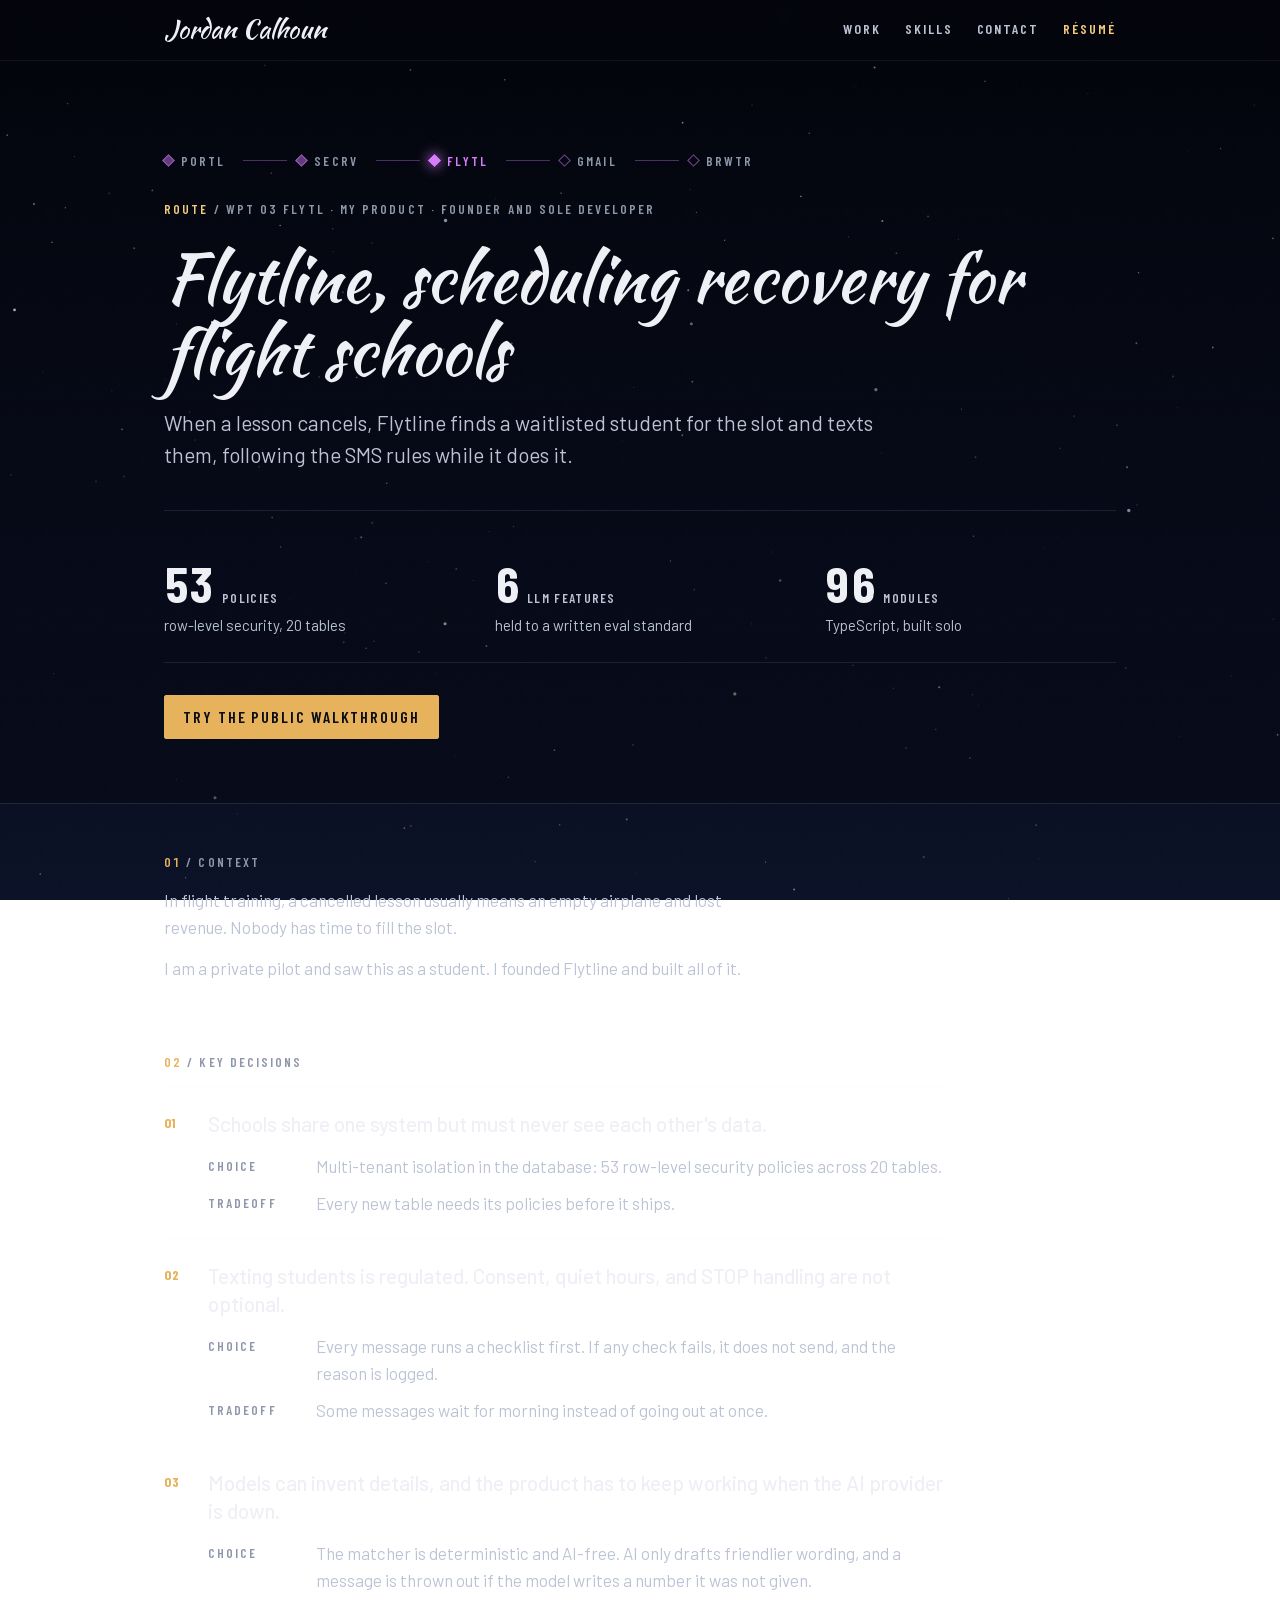
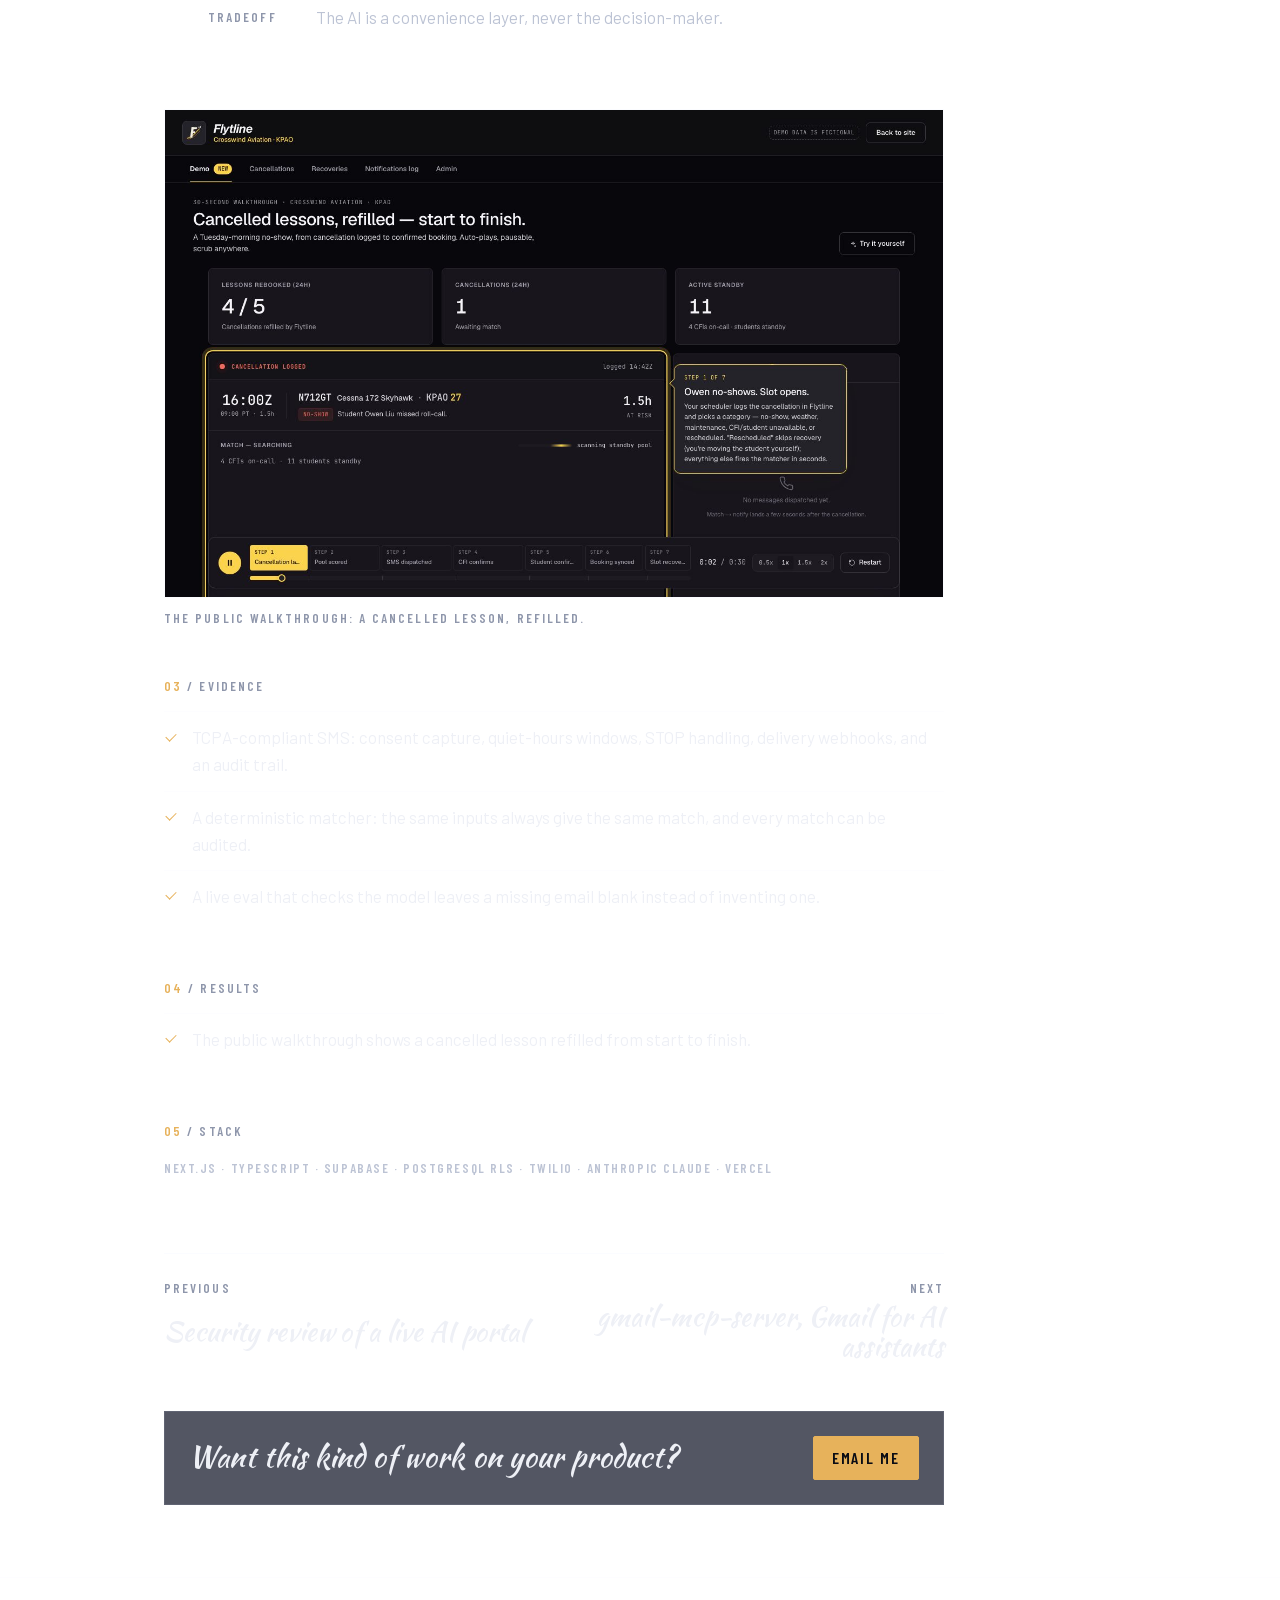
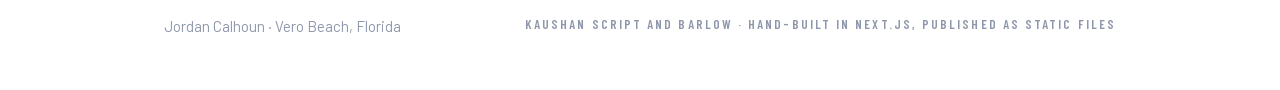
<file: work/flytline/index.html>
<!DOCTYPE html><html lang="en" data-theme="dark"><head><meta charSet="utf-8"/><meta name="viewport" content="width=device-width, initial-scale=1"/><link rel="preload" href="/_next/static/media/3667c091265cf81b-s.p.woff2" as="font" crossorigin="" type="font/woff2"/><link rel="preload" href="/_next/static/media/437e5f23c97e320c-s.p.woff2" as="font" crossorigin="" type="font/woff2"/><link rel="preload" href="/_next/static/media/5fb5c05ff73c0616-s.p.woff2" as="font" crossorigin="" type="font/woff2"/><link rel="preload" href="/_next/static/media/61d96c4884191721-s.p.woff2" as="font" crossorigin="" type="font/woff2"/><link rel="preload" href="/_next/static/media/b0bb26939bb40fdb-s.p.woff2" as="font" crossorigin="" type="font/woff2"/><link rel="preload" href="/_next/static/media/c214ffb7f5362987-s.p.woff2" as="font" crossorigin="" type="font/woff2"/><link rel="preload" href="/_next/static/media/da522a9b642f99ae-s.p.woff2" as="font" crossorigin="" type="font/woff2"/><link rel="preload" href="/_next/static/media/e4af272ccee01ff0-s.p.woff2" as="font" crossorigin="" type="font/woff2"/><link rel="preload" href="/_next/static/media/e6df576ec67d906e-s.p.woff2" as="font" crossorigin="" type="font/woff2"/><link rel="stylesheet" href="/_next/static/css/7eae8efe3eea2770.css" data-precedence="next"/><link rel="preload" as="script" fetchPriority="low" href="/_next/static/chunks/webpack-c733d74ccba2058a.js"/><script src="/_next/static/chunks/fd9d1056-87da80e0c187477b.js" async=""></script><script src="/_next/static/chunks/117-010855622abcac0d.js" async=""></script><script src="/_next/static/chunks/main-app-86b498b8c8c8160e.js" async=""></script><script src="/_next/static/chunks/972-773d843e15e97eb0.js" async=""></script><script src="/_next/static/chunks/app/work/%5Bslug%5D/page-f202aa4f15ec548b.js" async=""></script><title>Flytline, scheduling recovery for flight schools · Jordan Calhoun</title><meta name="description" content="When a lesson cancels, Flytline finds a waitlisted student for the slot and texts them, following the SMS rules while it does it."/><meta property="og:title" content="Flytline, scheduling recovery for flight schools"/><meta property="og:description" content="When a lesson cancels, Flytline finds a waitlisted student for the slot and texts them, following the SMS rules while it does it."/><meta property="og:type" content="article"/><meta name="twitter:card" content="summary"/><meta name="twitter:title" content="Flytline, scheduling recovery for flight schools"/><meta name="twitter:description" content="When a lesson cancels, Flytline finds a waitlisted student for the slot and texts them, following the SMS rules while it does it."/><meta name="next-size-adjust"/><script src="/_next/static/chunks/polyfills-42372ed130431b0a.js" noModule=""></script></head><body class="__variable_47a99b __variable_62ce98 __variable_b3679f __variable_f36eae __variable_d8ebd1 __variable_37214d"><canvas class="sky" aria-hidden="true"></canvas><header class="topbar"><div class="wrap topbar-inner"><a class="brand" href="/">Jordan Calhoun</a><nav class="topnav" aria-label="Sections"><a href="/#work">Work</a><a href="/#skills">Skills</a><a href="/#contact">Contact</a><a class="resume-link" href="/resumes/jordan-calhoun-resume-2026.pdf" target="_blank" rel="noreferrer">Résumé</a></nav></div></header><main class="case"><header class="case-head"><div class="wrap"><nav class="route-strip" aria-label="All case studies"><a class="rs-wp done" href="/work/operations-portal/"><span class="rs-mark" aria-hidden="true"></span><span class="mono-label">PORTL</span></a><a class="rs-wp done" href="/work/security-review/"><span class="rs-mark" aria-hidden="true"></span><span class="mono-label">SECRV</span></a><a class="rs-wp now" aria-current="page" href="/work/flytline/"><span class="rs-mark" aria-hidden="true"></span><span class="mono-label">FLYTL</span></a><a class="rs-wp" href="/work/gmail-mcp-server/"><span class="rs-mark" aria-hidden="true"></span><span class="mono-label">GMAIL</span></a><a class="rs-wp" href="/work/brightwater/"><span class="rs-mark" aria-hidden="true"></span><span class="mono-label">BRWTR</span></a></nav><p class="mono-label case-crumb"><a href="/#work">Route</a> <span aria-hidden="true">/</span> WPT <!-- -->03<!-- --> <!-- -->FLYTL<!-- --> · <!-- -->My product · founder and sole developer</p><h1>Flytline, scheduling recovery for flight schools</h1><p class="case-outcome">When a lesson cancels, Flytline finds a waitlisted student for the slot and texts them, following the SMS rules while it does it.</p><div class="case-metrics"><div class="metric metric-lg"><p class="metric-before-line"><span aria-hidden="true"> </span></p><div class="metric-line"><span class="metric-value">53</span><span class="metric-unit">policies</span></div><p class="metric-label">row-level security, 20 tables</p></div><div class="metric metric-lg"><p class="metric-before-line"><span aria-hidden="true"> </span></p><div class="metric-line"><span class="metric-value">6</span><span class="metric-unit">LLM features</span></div><p class="metric-label">held to a written eval standard</p></div><div class="metric metric-lg"><p class="metric-before-line"><span aria-hidden="true"> </span></p><div class="metric-line"><span class="metric-value">96</span><span class="metric-unit">modules</span></div><p class="metric-label">TypeScript, built solo</p></div></div><div class="case-proof"><a class="btn primary" href="https://tryflytline.com/demo/public" target="_blank" rel="noreferrer">Try the public walkthrough</a></div></div></header><div class="wrap case-body"><section class="case-section"><p class="mono-label section-label"><span class="label-n">01</span><span aria-hidden="true"> / </span>Context</p><p class="prose">In flight training, a cancelled lesson usually means an empty airplane and lost revenue. Nobody has time to fill the slot.</p><p class="prose">I am a private pilot and saw this as a student. I founded Flytline and built all of it.</p></section><section class="case-section reveal-on-scroll"><p class="mono-label section-label"><span class="label-n">02</span><span aria-hidden="true"> / </span>Key decisions</p><ol class="decisions"><li class="decision"><p class="decision-problem">Schools share one system but must never see each other&#x27;s data.</p><dl><div><dt class="mono-label">Choice</dt><dd>Multi-tenant isolation in the database: 53 row-level security policies across 20 tables.</dd></div><div><dt class="mono-label">Tradeoff</dt><dd>Every new table needs its policies before it ships.</dd></div></dl></li><li class="decision"><p class="decision-problem">Texting students is regulated. Consent, quiet hours, and STOP handling are not optional.</p><dl><div><dt class="mono-label">Choice</dt><dd>Every message runs a checklist first. If any check fails, it does not send, and the reason is logged.</dd></div><div><dt class="mono-label">Tradeoff</dt><dd>Some messages wait for morning instead of going out at once.</dd></div></dl></li><li class="decision"><p class="decision-problem">Models can invent details, and the product has to keep working when the AI provider is down.</p><dl><div><dt class="mono-label">Choice</dt><dd>The matcher is deterministic and AI-free. AI only drafts friendlier wording, and a message is thrown out if the model writes a number it was not given.</dd></div><div><dt class="mono-label">Tradeoff</dt><dd>The AI is a convenience layer, never the decision-maker.</dd></div></dl></li></ol></section><figure class="case-figure reveal-on-scroll"><img src="/previews/flytline.jpg" alt="Flytline public walkthrough showing a cancelled lesson being refilled" width="1440" height="900" loading="lazy" decoding="async"/><figcaption class="mono-label">The public walkthrough: a cancelled lesson, refilled.</figcaption></figure><section class="case-section reveal-on-scroll"><p class="mono-label section-label"><span class="label-n">03</span><span aria-hidden="true"> / </span>Evidence</p><ul class="evidence"><li>TCPA-compliant SMS: consent capture, quiet-hours windows, STOP handling, delivery webhooks, and an audit trail.</li><li>A deterministic matcher: the same inputs always give the same match, and every match can be audited.</li><li>A live eval that checks the model leaves a missing email blank instead of inventing one.</li></ul></section><section class="case-section reveal-on-scroll"><p class="mono-label section-label"><span class="label-n">04</span><span aria-hidden="true"> / </span>Results</p><ul class="evidence results"><li>The public walkthrough shows a cancelled lesson refilled from start to finish.</li></ul></section><section class="case-section"><p class="mono-label section-label"><span class="label-n">05</span><span aria-hidden="true"> / </span>Stack</p><p class="stack mono-label">Next.js · TypeScript · Supabase · PostgreSQL RLS · Twilio · Anthropic Claude · Vercel</p></section><nav class="case-nav" aria-label="More case studies"><a class="case-nav-link" href="/work/security-review/"><span class="mono-label">Previous</span><span>Security review of a live AI portal</span></a><a class="case-nav-link next" href="/work/gmail-mcp-server/"><span class="mono-label">Next</span><span>gmail-mcp-server, Gmail for AI assistants</span></a></nav><div class="case-cta"><p>Want this kind of work on your product?</p><a class="btn primary" href="mailto:jordanmercalhoun@gmail.com">Email me</a></div></div></main><footer><div class="wrap footer-inner"><p>Jordan Calhoun<!-- --> · <!-- -->Vero Beach, Florida</p><p class="mono-label">Kaushan Script and Barlow · hand-built in Next.js, published as static files</p></div></footer><script src="/_next/static/chunks/webpack-c733d74ccba2058a.js" async=""></script><script>(self.__next_f=self.__next_f||[]).push([0]);self.__next_f.push([2,null])</script><script>self.__next_f.push([1,"1:HL[\"/_next/static/media/3667c091265cf81b-s.p.woff2\",\"font\",{\"crossOrigin\":\"\",\"type\":\"font/woff2\"}]\n2:HL[\"/_next/static/media/437e5f23c97e320c-s.p.woff2\",\"font\",{\"crossOrigin\":\"\",\"type\":\"font/woff2\"}]\n3:HL[\"/_next/static/media/5fb5c05ff73c0616-s.p.woff2\",\"font\",{\"crossOrigin\":\"\",\"type\":\"font/woff2\"}]\n4:HL[\"/_next/static/media/61d96c4884191721-s.p.woff2\",\"font\",{\"crossOrigin\":\"\",\"type\":\"font/woff2\"}]\n5:HL[\"/_next/static/media/b0bb26939bb40fdb-s.p.woff2\",\"font\",{\"crossOrigin\":\"\",\"type\":\"font/woff2\"}]\n6:HL[\"/_next/static/media/c214ffb7f5362987-s.p.woff2\",\"font\",{\"crossOrigin\":\"\",\"type\":\"font/woff2\"}]\n7:HL[\"/_next/static/media/da522a9b642f99ae-s.p.woff2\",\"font\",{\"crossOrigin\":\"\",\"type\":\"font/woff2\"}]\n8:HL[\"/_next/static/media/e4af272ccee01ff0-s.p.woff2\",\"font\",{\"crossOrigin\":\"\",\"type\":\"font/woff2\"}]\n9:HL[\"/_next/static/media/e6df576ec67d906e-s.p.woff2\",\"font\",{\"crossOrigin\":\"\",\"type\":\"font/woff2\"}]\na:HL[\"/_next/static/css/7eae8efe3eea2770.css\",\"style\"]\n"])</script><script>self.__next_f.push([1,"b:I[2846,[],\"\"]\nd:I[1504,[\"972\",\"static/chunks/972-773d843e15e97eb0.js\",\"798\",\"static/chunks/app/work/%5Bslug%5D/page-f202aa4f15ec548b.js\"],\"default\"]\ne:I[2972,[\"972\",\"static/chunks/972-773d843e15e97eb0.js\",\"798\",\"static/chunks/app/work/%5Bslug%5D/page-f202aa4f15ec548b.js\"],\"\"]\nf:I[4707,[],\"\"]\n11:I[6423,[],\"\"]\n13:I[1060,[],\"\"]\n10:[\"slug\",\"flytline\",\"d\"]\n14:[]\n"])</script><script>self.__next_f.push([1,"0:[\"$\",\"$Lb\",null,{\"buildId\":\"czD3jQQOjQ32TFWrluPwK\",\"assetPrefix\":\"\",\"urlParts\":[\"\",\"work\",\"flytline\",\"\"],\"initialTree\":[\"\",{\"children\":[\"work\",{\"children\":[[\"slug\",\"flytline\",\"d\"],{\"children\":[\"__PAGE__?{\\\"slug\\\":\\\"flytline\\\"}\",{}]}]}]},\"$undefined\",\"$undefined\",true],\"initialSeedData\":[\"\",{\"children\":[\"work\",{\"children\":[[\"slug\",\"flytline\",\"d\"],{\"children\":[\"__PAGE__\",{},[[\"$Lc\",[[\"$\",\"$Ld\",null,{}],[\"$\",\"header\",null,{\"className\":\"topbar\",\"children\":[\"$\",\"div\",null,{\"className\":\"wrap topbar-inner\",\"children\":[[\"$\",\"$Le\",null,{\"className\":\"brand\",\"href\":\"/\",\"children\":\"Jordan Calhoun\"}],[\"$\",\"nav\",null,{\"className\":\"topnav\",\"aria-label\":\"Sections\",\"children\":[[\"$\",\"$Le\",null,{\"href\":\"/#work\",\"children\":\"Work\"}],[\"$\",\"$Le\",null,{\"href\":\"/#skills\",\"children\":\"Skills\"}],[\"$\",\"$Le\",null,{\"href\":\"/#contact\",\"children\":\"Contact\"}],[\"$\",\"a\",null,{\"className\":\"resume-link\",\"href\":\"/resumes/jordan-calhoun-resume-2026.pdf\",\"target\":\"_blank\",\"rel\":\"noreferrer\",\"children\":\"Résumé\"}]]}]]}]}],[\"$\",\"main\",null,{\"className\":\"case\",\"children\":[[\"$\",\"header\",null,{\"className\":\"case-head\",\"children\":[\"$\",\"div\",null,{\"className\":\"wrap\",\"children\":[[\"$\",\"nav\",null,{\"className\":\"route-strip\",\"aria-label\":\"All case studies\",\"children\":[[\"$\",\"$Le\",\"operations-portal\",{\"href\":\"/work/operations-portal/\",\"className\":\"rs-wp done\",\"aria-current\":\"$undefined\",\"children\":[[\"$\",\"span\",null,{\"className\":\"rs-mark\",\"aria-hidden\":\"true\"}],[\"$\",\"span\",null,{\"className\":\"mono-label\",\"children\":\"PORTL\"}]]}],[\"$\",\"$Le\",\"security-review\",{\"href\":\"/work/security-review/\",\"className\":\"rs-wp done\",\"aria-current\":\"$undefined\",\"children\":[[\"$\",\"span\",null,{\"className\":\"rs-mark\",\"aria-hidden\":\"true\"}],[\"$\",\"span\",null,{\"className\":\"mono-label\",\"children\":\"SECRV\"}]]}],[\"$\",\"$Le\",\"flytline\",{\"href\":\"/work/flytline/\",\"className\":\"rs-wp now\",\"aria-current\":\"page\",\"children\":[[\"$\",\"span\",null,{\"className\":\"rs-mark\",\"aria-hidden\":\"true\"}],[\"$\",\"span\",null,{\"className\":\"mono-label\",\"children\":\"FLYTL\"}]]}],[\"$\",\"$Le\",\"gmail-mcp-server\",{\"href\":\"/work/gmail-mcp-server/\",\"className\":\"rs-wp\",\"aria-current\":\"$undefined\",\"children\":[[\"$\",\"span\",null,{\"className\":\"rs-mark\",\"aria-hidden\":\"true\"}],[\"$\",\"span\",null,{\"className\":\"mono-label\",\"children\":\"GMAIL\"}]]}],[\"$\",\"$Le\",\"brightwater\",{\"href\":\"/work/brightwater/\",\"className\":\"rs-wp\",\"aria-current\":\"$undefined\",\"children\":[[\"$\",\"span\",null,{\"className\":\"rs-mark\",\"aria-hidden\":\"true\"}],[\"$\",\"span\",null,{\"className\":\"mono-label\",\"children\":\"BRWTR\"}]]}]]}],[\"$\",\"p\",null,{\"className\":\"mono-label case-crumb\",\"children\":[[\"$\",\"$Le\",null,{\"href\":\"/#work\",\"children\":\"Route\"}],\" \",[\"$\",\"span\",null,{\"aria-hidden\":\"true\",\"children\":\"/\"}],\" WPT \",\"03\",\" \",\"FLYTL\",\" · \",\"My product · founder and sole developer\"]}],[\"$\",\"h1\",null,{\"children\":\"Flytline, scheduling recovery for flight schools\"}],[\"$\",\"p\",null,{\"className\":\"case-outcome\",\"children\":\"When a lesson cancels, Flytline finds a waitlisted student for the slot and texts them, following the SMS rules while it does it.\"}],[\"$\",\"div\",null,{\"className\":\"case-metrics\",\"children\":[[\"$\",\"div\",null,{\"className\":\"metric metric-lg\",\"children\":[[\"$\",\"p\",null,{\"className\":\"metric-before-line\",\"children\":[\"$\",\"span\",null,{\"aria-hidden\":\"true\",\"children\":\" \"}]}],[\"$\",\"div\",null,{\"className\":\"metric-line\",\"children\":[[\"$\",\"span\",null,{\"className\":\"metric-value\",\"children\":\"53\"}],[\"$\",\"span\",null,{\"className\":\"metric-unit\",\"children\":\"policies\"}],\"$undefined\"]}],[\"$\",\"p\",null,{\"className\":\"metric-label\",\"children\":\"row-level security, 20 tables\"}]]}],[\"$\",\"div\",null,{\"className\":\"metric metric-lg\",\"children\":[[\"$\",\"p\",null,{\"className\":\"metric-before-line\",\"children\":[\"$\",\"span\",null,{\"aria-hidden\":\"true\",\"children\":\" \"}]}],[\"$\",\"div\",null,{\"className\":\"metric-line\",\"children\":[[\"$\",\"span\",null,{\"className\":\"metric-value\",\"children\":\"6\"}],[\"$\",\"span\",null,{\"className\":\"metric-unit\",\"children\":\"LLM features\"}],\"$undefined\"]}],[\"$\",\"p\",null,{\"className\":\"metric-label\",\"children\":\"held to a written eval standard\"}]]}],[\"$\",\"div\",null,{\"className\":\"metric metric-lg\",\"children\":[[\"$\",\"p\",null,{\"className\":\"metric-before-line\",\"children\":[\"$\",\"span\",null,{\"aria-hidden\":\"true\",\"children\":\" \"}]}],[\"$\",\"div\",null,{\"className\":\"metric-line\",\"children\":[[\"$\",\"span\",null,{\"className\":\"metric-value\",\"children\":\"96\"}],[\"$\",\"span\",null,{\"className\":\"metric-unit\",\"children\":\"modules\"}],\"$undefined\"]}],[\"$\",\"p\",null,{\"className\":\"metric-label\",\"children\":\"TypeScript, built solo\"}]]}]]}],[\"$\",\"div\",null,{\"className\":\"case-proof\",\"children\":[[\"$\",\"a\",\"https://tryflytline.com/demo/public\",{\"className\":\"btn primary\",\"href\":\"https://tryflytline.com/demo/public\",\"target\":\"_blank\",\"rel\":\"noreferrer\",\"children\":[\"Try the public walkthrough\",\"$undefined\"]}]]}]]}]}],[\"$\",\"div\",null,{\"className\":\"wrap case-body\",\"children\":[[\"$\",\"section\",null,{\"className\":\"case-section\",\"children\":[[\"$\",\"p\",null,{\"className\":\"mono-label section-label\",\"children\":[[\"$\",\"span\",null,{\"className\":\"label-n\",\"children\":\"01\"}],[\"$\",\"span\",null,{\"aria-hidden\":\"true\",\"children\":\" / \"}],\"Context\"]}],[[\"$\",\"p\",\"0\",{\"className\":\"prose\",\"children\":\"In flight training, a cancelled lesson usually means an empty airplane and lost revenue. Nobody has time to fill the slot.\"}],[\"$\",\"p\",\"1\",{\"className\":\"prose\",\"children\":\"I am a private pilot and saw this as a student. I founded Flytline and built all of it.\"}]]]}],[\"$\",\"section\",null,{\"className\":\"case-section reveal-on-scroll\",\"children\":[[\"$\",\"p\",null,{\"className\":\"mono-label section-label\",\"children\":[[\"$\",\"span\",null,{\"className\":\"label-n\",\"children\":\"02\"}],[\"$\",\"span\",null,{\"aria-hidden\":\"true\",\"children\":\" / \"}],\"Key decisions\"]}],[\"$\",\"ol\",null,{\"className\":\"decisions\",\"children\":[[\"$\",\"li\",\"0\",{\"className\":\"decision\",\"children\":[[\"$\",\"p\",null,{\"className\":\"decision-problem\",\"children\":\"Schools share one system but must never see each other's data.\"}],[\"$\",\"dl\",null,{\"children\":[[\"$\",\"div\",null,{\"children\":[[\"$\",\"dt\",null,{\"className\":\"mono-label\",\"children\":\"Choice\"}],[\"$\",\"dd\",null,{\"children\":\"Multi-tenant isolation in the database: 53 row-level security policies across 20 tables.\"}]]}],[\"$\",\"div\",null,{\"children\":[[\"$\",\"dt\",null,{\"className\":\"mono-label\",\"children\":\"Tradeoff\"}],[\"$\",\"dd\",null,{\"children\":\"Every new table needs its policies before it ships.\"}]]}]]}]]}],[\"$\",\"li\",\"1\",{\"className\":\"decision\",\"children\":[[\"$\",\"p\",null,{\"className\":\"decision-problem\",\"children\":\"Texting students is regulated. Consent, quiet hours, and STOP handling are not optional.\"}],[\"$\",\"dl\",null,{\"children\":[[\"$\",\"div\",null,{\"children\":[[\"$\",\"dt\",null,{\"className\":\"mono-label\",\"children\":\"Choice\"}],[\"$\",\"dd\",null,{\"children\":\"Every message runs a checklist first. If any check fails, it does not send, and the reason is logged.\"}]]}],[\"$\",\"div\",null,{\"children\":[[\"$\",\"dt\",null,{\"className\":\"mono-label\",\"children\":\"Tradeoff\"}],[\"$\",\"dd\",null,{\"children\":\"Some messages wait for morning instead of going out at once.\"}]]}]]}]]}],[\"$\",\"li\",\"2\",{\"className\":\"decision\",\"children\":[[\"$\",\"p\",null,{\"className\":\"decision-problem\",\"children\":\"Models can invent details, and the product has to keep working when the AI provider is down.\"}],[\"$\",\"dl\",null,{\"children\":[[\"$\",\"div\",null,{\"children\":[[\"$\",\"dt\",null,{\"className\":\"mono-label\",\"children\":\"Choice\"}],[\"$\",\"dd\",null,{\"children\":\"The matcher is deterministic and AI-free. AI only drafts friendlier wording, and a message is thrown out if the model writes a number it was not given.\"}]]}],[\"$\",\"div\",null,{\"children\":[[\"$\",\"dt\",null,{\"className\":\"mono-label\",\"children\":\"Tradeoff\"}],[\"$\",\"dd\",null,{\"children\":\"The AI is a convenience layer, never the decision-maker.\"}]]}]]}]]}]]}]]}],[\"$\",\"figure\",null,{\"className\":\"case-figure reveal-on-scroll\",\"children\":[[\"$\",\"img\",null,{\"src\":\"/previews/flytline.jpg\",\"alt\":\"Flytline public walkthrough showing a cancelled lesson being refilled\",\"width\":1440,\"height\":900,\"loading\":\"lazy\",\"decoding\":\"async\"}],[\"$\",\"figcaption\",null,{\"className\":\"mono-label\",\"children\":\"The public walkthrough: a cancelled lesson, refilled.\"}]]}],[\"$\",\"section\",null,{\"className\":\"case-section reveal-on-scroll\",\"children\":[[\"$\",\"p\",null,{\"className\":\"mono-label section-label\",\"children\":[[\"$\",\"span\",null,{\"className\":\"label-n\",\"children\":\"03\"}],[\"$\",\"span\",null,{\"aria-hidden\":\"true\",\"children\":\" / \"}],\"Evidence\"]}],[\"$\",\"ul\",null,{\"className\":\"evidence\",\"children\":[[\"$\",\"li\",\"0\",{\"children\":\"TCPA-compliant SMS: consent capture, quiet-hours windows, STOP handling, delivery webhooks, and an audit trail.\"}],[\"$\",\"li\",\"1\",{\"children\":\"A deterministic matcher: the same inputs always give the same match, and every match can be audited.\"}],[\"$\",\"li\",\"2\",{\"children\":\"A live eval that checks the model leaves a missing email blank instead of inventing one.\"}]]}]]}],[\"$\",\"section\",null,{\"className\":\"case-section reveal-on-scroll\",\"children\":[[\"$\",\"p\",null,{\"className\":\"mono-label section-label\",\"children\":[[\"$\",\"span\",null,{\"className\":\"label-n\",\"children\":\"04\"}],[\"$\",\"span\",null,{\"aria-hidden\":\"true\",\"children\":\" / \"}],\"Results\"]}],[\"$\",\"ul\",null,{\"className\":\"evidence results\",\"children\":[[\"$\",\"li\",\"0\",{\"children\":\"The public walkthrough shows a cancelled lesson refilled from start to finish.\"}]]}],false]}],[\"$\",\"section\",null,{\"className\":\"case-section\",\"children\":[[\"$\",\"p\",null,{\"className\":\"mono-label section-label\",\"children\":[[\"$\",\"span\",null,{\"className\":\"label-n\",\"children\":\"05\"}],[\"$\",\"span\",null,{\"aria-hidden\":\"true\",\"children\":\" / \"}],\"Stack\"]}],[\"$\",\"p\",null,{\"className\":\"stack mono-label\",\"children\":\"Next.js · TypeScript · Supabase · PostgreSQL RLS · Twilio · Anthropic Claude · Vercel\"}]]}],[\"$\",\"nav\",null,{\"className\":\"case-nav\",\"aria-label\":\"More case studies\",\"children\":[[\"$\",\"$Le\",null,{\"href\":\"/work/security-review/\",\"className\":\"case-nav-link\",\"children\":[[\"$\",\"span\",null,{\"className\":\"mono-label\",\"children\":\"Previous\"}],[\"$\",\"span\",null,{\"children\":\"Security review of a live AI portal\"}]]}],[\"$\",\"$Le\",null,{\"href\":\"/work/gmail-mcp-server/\",\"className\":\"case-nav-link next\",\"children\":[[\"$\",\"span\",null,{\"className\":\"mono-label\",\"children\":\"Next\"}],[\"$\",\"span\",null,{\"children\":\"gmail-mcp-server, Gmail for AI assistants\"}]]}]]}],[\"$\",\"div\",null,{\"className\":\"case-cta\",\"children\":[[\"$\",\"p\",null,{\"children\":\"Want this kind of work on your product?\"}],[\"$\",\"a\",null,{\"className\":\"btn primary\",\"href\":\"mailto:jordanmercalhoun@gmail.com\",\"children\":\"Email me\"}]]}]]}]]}],[\"$\",\"footer\",null,{\"children\":[\"$\",\"div\",null,{\"className\":\"wrap footer-inner\",\"children\":[[\"$\",\"p\",null,{\"children\":[\"Jordan Calhoun\",\" · \",\"Vero Beach, Florida\"]}],[\"$\",\"p\",null,{\"className\":\"mono-label\",\"children\":\"Kaushan Script and Barlow · hand-built in Next.js, published as static files\"}]]}]}]],null],null],null]},[null,[\"$\",\"$Lf\",null,{\"parallelRouterKey\":\"children\",\"segmentPath\":[\"children\",\"work\",\"children\",\"$10\",\"children\"],\"error\":\"$undefined\",\"errorStyles\":\"$undefined\",\"errorScripts\":\"$undefined\",\"template\":[\"$\",\"$L11\",null,{}],\"templateStyles\":\"$undefined\",\"templateScripts\":\"$undefined\",\"notFound\":\"$undefined\",\"notFoundStyles\":\"$undefined\"}]],null]},[null,[\"$\",\"$Lf\",null,{\"parallelRouterKey\":\"children\",\"segmentPath\":[\"children\",\"work\",\"children\"],\"error\":\"$undefined\",\"errorStyles\":\"$undefined\",\"errorScripts\":\"$undefined\",\"template\":[\"$\",\"$L11\",null,{}],\"templateStyles\":\"$undefined\",\"templateScripts\":\"$undefined\",\"notFound\":\"$undefined\",\"notFoundStyles\":\"$undefined\"}]],null]},[[[[\"$\",\"link\",\"0\",{\"rel\":\"stylesheet\",\"href\":\"/_next/static/css/7eae8efe3eea2770.css\",\"precedence\":\"next\",\"crossOrigin\":\"$undefined\"}]],[\"$\",\"html\",null,{\"lang\":\"en\",\"data-theme\":\"dark\",\"suppressHydrationWarning\":true,\"children\":[\"$\",\"body\",null,{\"className\":\"__variable_47a99b __variable_62ce98 __variable_b3679f __variable_f36eae __variable_d8ebd1 __variable_37214d\",\"children\":[\"$\",\"$Lf\",null,{\"parallelRouterKey\":\"children\",\"segmentPath\":[\"children\"],\"error\":\"$undefined\",\"errorStyles\":\"$undefined\",\"errorScripts\":\"$undefined\",\"template\":[\"$\",\"$L11\",null,{}],\"templateStyles\":\"$undefined\",\"templateScripts\":\"$undefined\",\"notFound\":[[\"$\",\"title\",null,{\"children\":\"404: This page could not be found.\"}],[\"$\",\"div\",null,{\"style\":{\"fontFamily\":\"system-ui,\\\"Segoe UI\\\",Roboto,Helvetica,Arial,sans-serif,\\\"Apple Color Emoji\\\",\\\"Segoe UI Emoji\\\"\",\"height\":\"100vh\",\"textAlign\":\"center\",\"display\":\"flex\",\"flexDirection\":\"column\",\"alignItems\":\"center\",\"justifyContent\":\"center\"},\"children\":[\"$\",\"div\",null,{\"children\":[[\"$\",\"style\",null,{\"dangerouslySetInnerHTML\":{\"__html\":\"body{color:#000;background:#fff;margin:0}.next-error-h1{border-right:1px solid rgba(0,0,0,.3)}@media (prefers-color-scheme:dark){body{color:#fff;background:#000}.next-error-h1{border-right:1px solid rgba(255,255,255,.3)}}\"}}],[\"$\",\"h1\",null,{\"className\":\"next-error-h1\",\"style\":{\"display\":\"inline-block\",\"margin\":\"0 20px 0 0\",\"padding\":\"0 23px 0 0\",\"fontSize\":24,\"fontWeight\":500,\"verticalAlign\":\"top\",\"lineHeight\":\"49px\"},\"children\":\"404\"}],[\"$\",\"div\",null,{\"style\":{\"display\":\"inline-block\"},\"children\":[\"$\",\"h2\",null,{\"style\":{\"fontSize\":14,\"fontWeight\":400,\"lineHeight\":\"49px\",\"margin\":0},\"children\":\"This page could not be found.\"}]}]]}]}]],\"notFoundStyles\":[]}]}]}]],null],null],\"couldBeIntercepted\":false,\"initialHead\":[null,\"$L12\"],\"globalErrorComponent\":\"$13\",\"missingSlots\":\"$W14\"}]\n"])</script><script>self.__next_f.push([1,"12:[[\"$\",\"meta\",\"0\",{\"name\":\"viewport\",\"content\":\"width=device-width, initial-scale=1\"}],[\"$\",\"meta\",\"1\",{\"charSet\":\"utf-8\"}],[\"$\",\"title\",\"2\",{\"children\":\"Flytline, scheduling recovery for flight schools · Jordan Calhoun\"}],[\"$\",\"meta\",\"3\",{\"name\":\"description\",\"content\":\"When a lesson cancels, Flytline finds a waitlisted student for the slot and texts them, following the SMS rules while it does it.\"}],[\"$\",\"meta\",\"4\",{\"property\":\"og:title\",\"content\":\"Flytline, scheduling recovery for flight schools\"}],[\"$\",\"meta\",\"5\",{\"property\":\"og:description\",\"content\":\"When a lesson cancels, Flytline finds a waitlisted student for the slot and texts them, following the SMS rules while it does it.\"}],[\"$\",\"meta\",\"6\",{\"property\":\"og:type\",\"content\":\"article\"}],[\"$\",\"meta\",\"7\",{\"name\":\"twitter:card\",\"content\":\"summary\"}],[\"$\",\"meta\",\"8\",{\"name\":\"twitter:title\",\"content\":\"Flytline, scheduling recovery for flight schools\"}],[\"$\",\"meta\",\"9\",{\"name\":\"twitter:description\",\"content\":\"When a lesson cancels, Flytline finds a waitlisted student for the slot and texts them, following the SMS rules while it does it.\"}],[\"$\",\"meta\",\"10\",{\"name\":\"next-size-adjust\"}]]\nc:null\n"])</script></body></html>
</file>
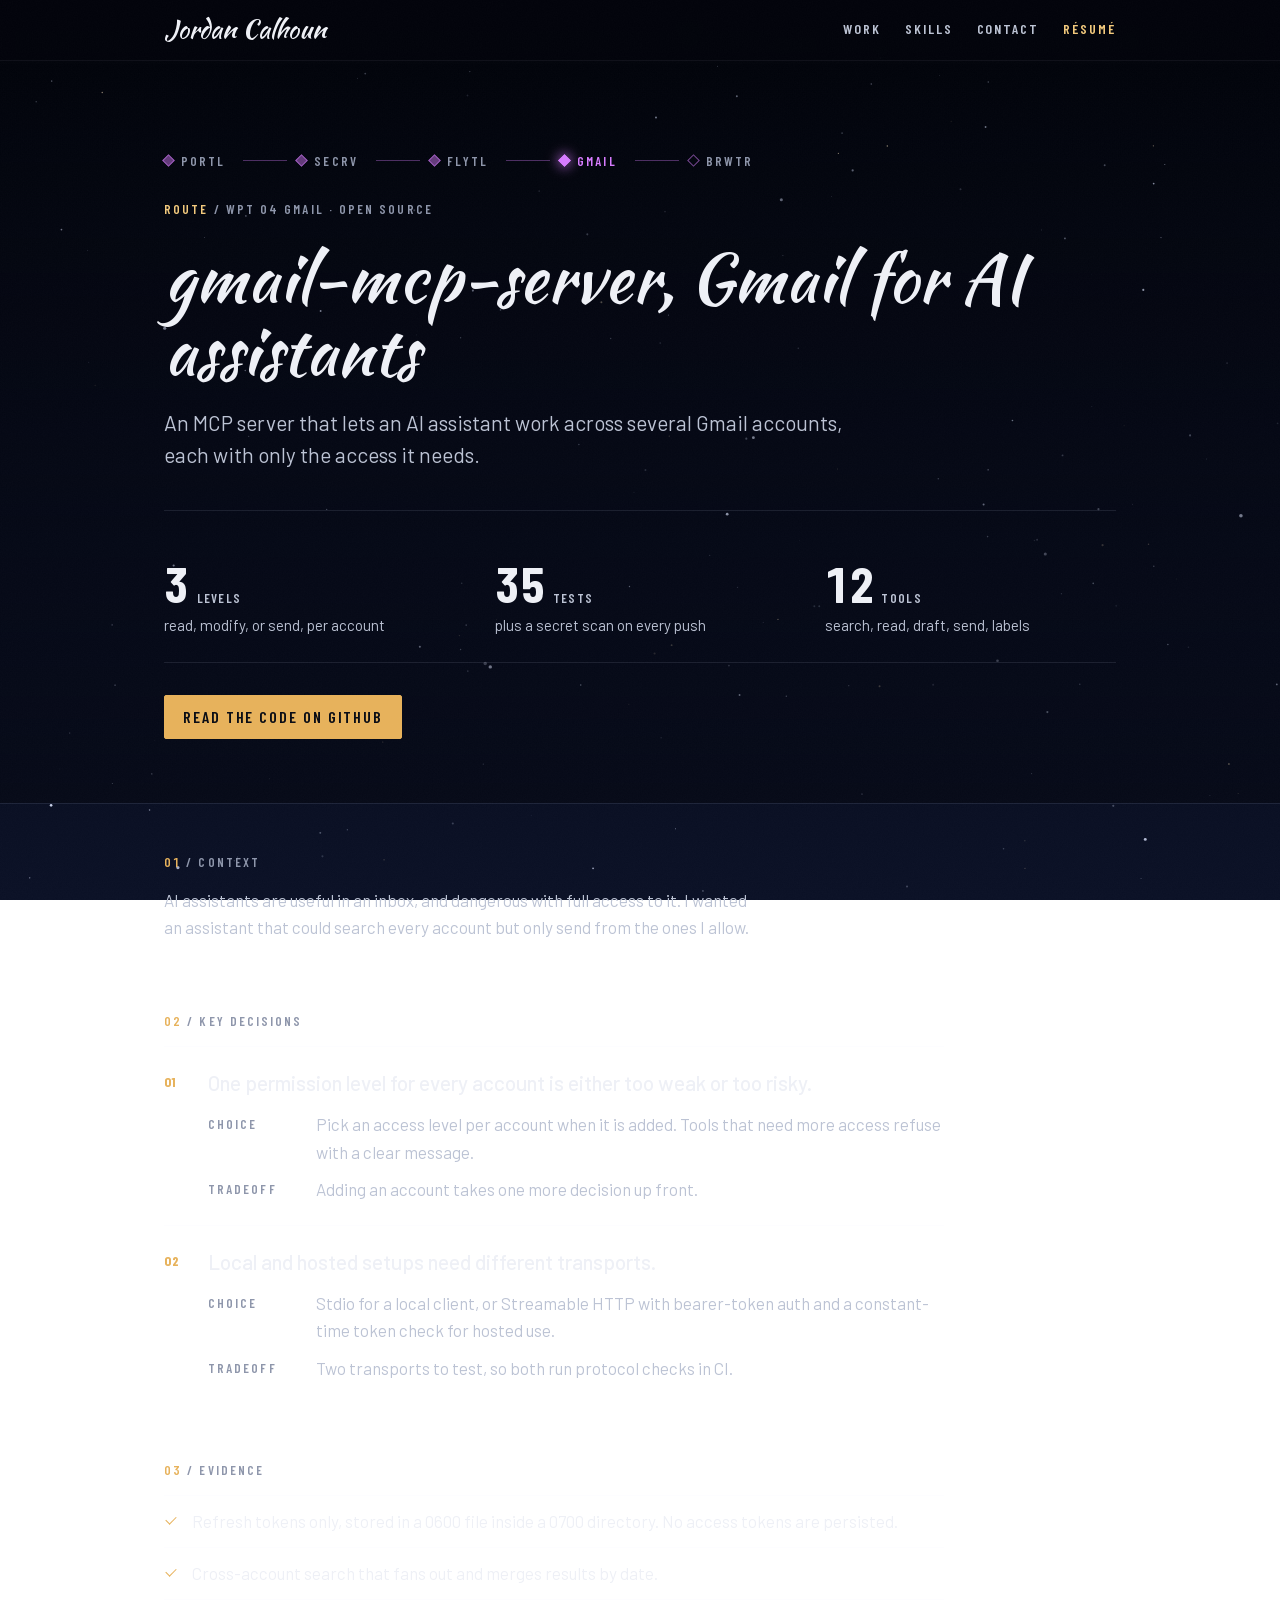
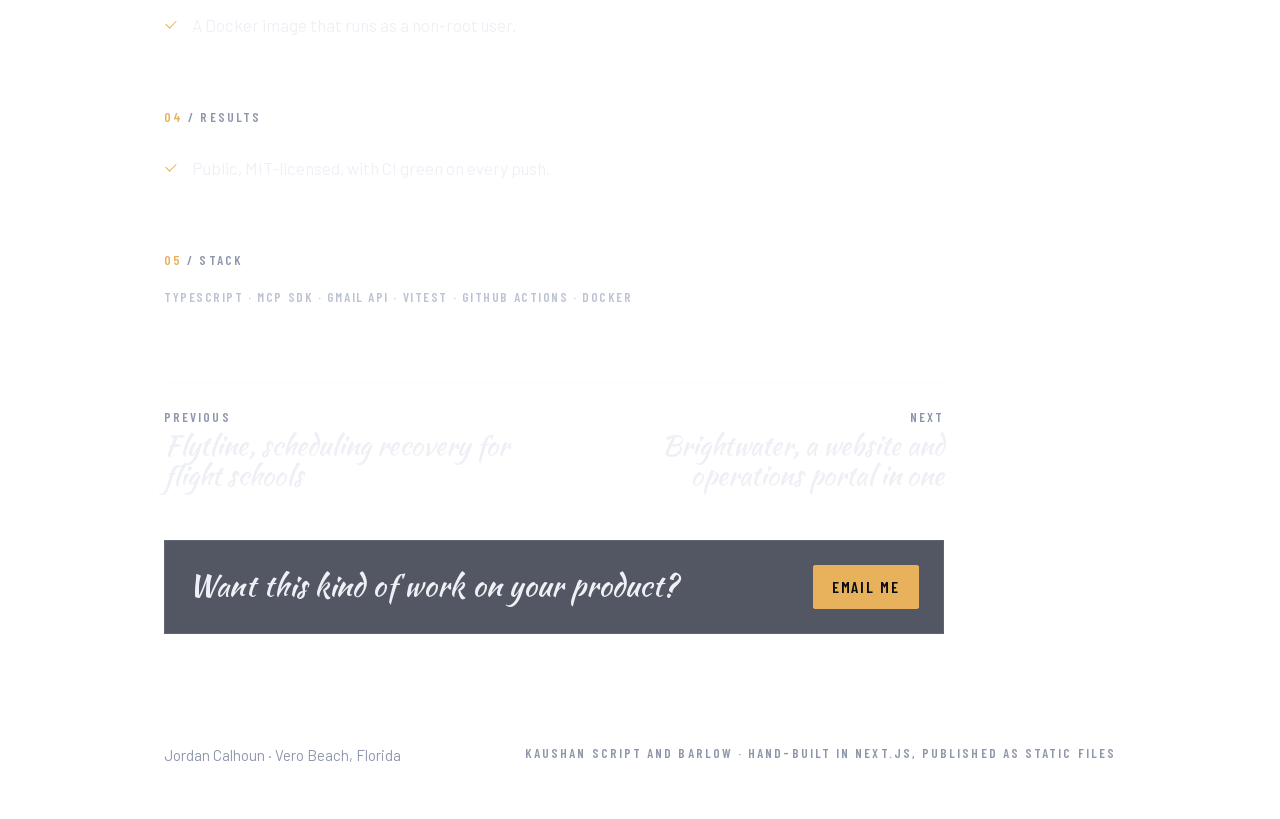
<file: work/gmail-mcp-server/index.html>
<!DOCTYPE html><html lang="en" data-theme="dark"><head><meta charSet="utf-8"/><meta name="viewport" content="width=device-width, initial-scale=1"/><link rel="preload" href="/_next/static/media/3667c091265cf81b-s.p.woff2" as="font" crossorigin="" type="font/woff2"/><link rel="preload" href="/_next/static/media/437e5f23c97e320c-s.p.woff2" as="font" crossorigin="" type="font/woff2"/><link rel="preload" href="/_next/static/media/5fb5c05ff73c0616-s.p.woff2" as="font" crossorigin="" type="font/woff2"/><link rel="preload" href="/_next/static/media/61d96c4884191721-s.p.woff2" as="font" crossorigin="" type="font/woff2"/><link rel="preload" href="/_next/static/media/b0bb26939bb40fdb-s.p.woff2" as="font" crossorigin="" type="font/woff2"/><link rel="preload" href="/_next/static/media/c214ffb7f5362987-s.p.woff2" as="font" crossorigin="" type="font/woff2"/><link rel="preload" href="/_next/static/media/da522a9b642f99ae-s.p.woff2" as="font" crossorigin="" type="font/woff2"/><link rel="preload" href="/_next/static/media/e4af272ccee01ff0-s.p.woff2" as="font" crossorigin="" type="font/woff2"/><link rel="preload" href="/_next/static/media/e6df576ec67d906e-s.p.woff2" as="font" crossorigin="" type="font/woff2"/><link rel="stylesheet" href="/_next/static/css/7eae8efe3eea2770.css" data-precedence="next"/><link rel="preload" as="script" fetchPriority="low" href="/_next/static/chunks/webpack-c733d74ccba2058a.js"/><script src="/_next/static/chunks/fd9d1056-87da80e0c187477b.js" async=""></script><script src="/_next/static/chunks/117-010855622abcac0d.js" async=""></script><script src="/_next/static/chunks/main-app-86b498b8c8c8160e.js" async=""></script><script src="/_next/static/chunks/972-773d843e15e97eb0.js" async=""></script><script src="/_next/static/chunks/app/work/%5Bslug%5D/page-f202aa4f15ec548b.js" async=""></script><title>gmail-mcp-server, Gmail for AI assistants · Jordan Calhoun</title><meta name="description" content="An MCP server that lets an AI assistant work across several Gmail accounts, each with only the access it needs."/><meta property="og:title" content="gmail-mcp-server, Gmail for AI assistants"/><meta property="og:description" content="An MCP server that lets an AI assistant work across several Gmail accounts, each with only the access it needs."/><meta property="og:type" content="article"/><meta name="twitter:card" content="summary"/><meta name="twitter:title" content="gmail-mcp-server, Gmail for AI assistants"/><meta name="twitter:description" content="An MCP server that lets an AI assistant work across several Gmail accounts, each with only the access it needs."/><meta name="next-size-adjust"/><script src="/_next/static/chunks/polyfills-42372ed130431b0a.js" noModule=""></script></head><body class="__variable_47a99b __variable_62ce98 __variable_b3679f __variable_f36eae __variable_d8ebd1 __variable_37214d"><canvas class="sky" aria-hidden="true"></canvas><header class="topbar"><div class="wrap topbar-inner"><a class="brand" href="/">Jordan Calhoun</a><nav class="topnav" aria-label="Sections"><a href="/#work">Work</a><a href="/#skills">Skills</a><a href="/#contact">Contact</a><a class="resume-link" href="/resumes/jordan-calhoun-resume-2026.pdf" target="_blank" rel="noreferrer">Résumé</a></nav></div></header><main class="case"><header class="case-head"><div class="wrap"><nav class="route-strip" aria-label="All case studies"><a class="rs-wp done" href="/work/operations-portal/"><span class="rs-mark" aria-hidden="true"></span><span class="mono-label">PORTL</span></a><a class="rs-wp done" href="/work/security-review/"><span class="rs-mark" aria-hidden="true"></span><span class="mono-label">SECRV</span></a><a class="rs-wp done" href="/work/flytline/"><span class="rs-mark" aria-hidden="true"></span><span class="mono-label">FLYTL</span></a><a class="rs-wp now" aria-current="page" href="/work/gmail-mcp-server/"><span class="rs-mark" aria-hidden="true"></span><span class="mono-label">GMAIL</span></a><a class="rs-wp" href="/work/brightwater/"><span class="rs-mark" aria-hidden="true"></span><span class="mono-label">BRWTR</span></a></nav><p class="mono-label case-crumb"><a href="/#work">Route</a> <span aria-hidden="true">/</span> WPT <!-- -->04<!-- --> <!-- -->GMAIL<!-- --> · <!-- -->Open source</p><h1>gmail-mcp-server, Gmail for AI assistants</h1><p class="case-outcome">An MCP server that lets an AI assistant work across several Gmail accounts, each with only the access it needs.</p><div class="case-metrics"><div class="metric metric-lg"><p class="metric-before-line"><span aria-hidden="true"> </span></p><div class="metric-line"><span class="metric-value">3</span><span class="metric-unit">levels</span></div><p class="metric-label">read, modify, or send, per account</p></div><div class="metric metric-lg"><p class="metric-before-line"><span aria-hidden="true"> </span></p><div class="metric-line"><span class="metric-value">35</span><span class="metric-unit">tests</span></div><p class="metric-label">plus a secret scan on every push</p></div><div class="metric metric-lg"><p class="metric-before-line"><span aria-hidden="true"> </span></p><div class="metric-line"><span class="metric-value">12</span><span class="metric-unit">tools</span></div><p class="metric-label">search, read, draft, send, labels</p></div></div><div class="case-proof"><a class="btn primary" href="https://github.com/flt-sudo/gmail-mcp-server" target="_blank" rel="noreferrer">Read the code on GitHub</a></div></div></header><div class="wrap case-body"><section class="case-section"><p class="mono-label section-label"><span class="label-n">01</span><span aria-hidden="true"> / </span>Context</p><p class="prose">AI assistants are useful in an inbox, and dangerous with full access to it. I wanted an assistant that could search every account but only send from the ones I allow.</p></section><section class="case-section reveal-on-scroll"><p class="mono-label section-label"><span class="label-n">02</span><span aria-hidden="true"> / </span>Key decisions</p><ol class="decisions"><li class="decision"><p class="decision-problem">One permission level for every account is either too weak or too risky.</p><dl><div><dt class="mono-label">Choice</dt><dd>Pick an access level per account when it is added. Tools that need more access refuse with a clear message.</dd></div><div><dt class="mono-label">Tradeoff</dt><dd>Adding an account takes one more decision up front.</dd></div></dl></li><li class="decision"><p class="decision-problem">Local and hosted setups need different transports.</p><dl><div><dt class="mono-label">Choice</dt><dd>Stdio for a local client, or Streamable HTTP with bearer-token auth and a constant-time token check for hosted use.</dd></div><div><dt class="mono-label">Tradeoff</dt><dd>Two transports to test, so both run protocol checks in CI.</dd></div></dl></li></ol></section><section class="case-section reveal-on-scroll"><p class="mono-label section-label"><span class="label-n">03</span><span aria-hidden="true"> / </span>Evidence</p><ul class="evidence"><li>Refresh tokens only, stored in a 0600 file inside a 0700 directory. No access tokens are persisted.</li><li>Cross-account search that fans out and merges results by date.</li><li>A Docker image that runs as a non-root user.</li></ul></section><section class="case-section reveal-on-scroll"><p class="mono-label section-label"><span class="label-n">04</span><span aria-hidden="true"> / </span>Results</p><ul class="evidence results"><li>Public, MIT-licensed, with CI green on every push.</li></ul></section><section class="case-section"><p class="mono-label section-label"><span class="label-n">05</span><span aria-hidden="true"> / </span>Stack</p><p class="stack mono-label">TypeScript · MCP SDK · Gmail API · Vitest · GitHub Actions · Docker</p></section><nav class="case-nav" aria-label="More case studies"><a class="case-nav-link" href="/work/flytline/"><span class="mono-label">Previous</span><span>Flytline, scheduling recovery for flight schools</span></a><a class="case-nav-link next" href="/work/brightwater/"><span class="mono-label">Next</span><span>Brightwater, a website and operations portal in one</span></a></nav><div class="case-cta"><p>Want this kind of work on your product?</p><a class="btn primary" href="mailto:jordanmercalhoun@gmail.com">Email me</a></div></div></main><footer><div class="wrap footer-inner"><p>Jordan Calhoun<!-- --> · <!-- -->Vero Beach, Florida</p><p class="mono-label">Kaushan Script and Barlow · hand-built in Next.js, published as static files</p></div></footer><script src="/_next/static/chunks/webpack-c733d74ccba2058a.js" async=""></script><script>(self.__next_f=self.__next_f||[]).push([0]);self.__next_f.push([2,null])</script><script>self.__next_f.push([1,"1:HL[\"/_next/static/media/3667c091265cf81b-s.p.woff2\",\"font\",{\"crossOrigin\":\"\",\"type\":\"font/woff2\"}]\n2:HL[\"/_next/static/media/437e5f23c97e320c-s.p.woff2\",\"font\",{\"crossOrigin\":\"\",\"type\":\"font/woff2\"}]\n3:HL[\"/_next/static/media/5fb5c05ff73c0616-s.p.woff2\",\"font\",{\"crossOrigin\":\"\",\"type\":\"font/woff2\"}]\n4:HL[\"/_next/static/media/61d96c4884191721-s.p.woff2\",\"font\",{\"crossOrigin\":\"\",\"type\":\"font/woff2\"}]\n5:HL[\"/_next/static/media/b0bb26939bb40fdb-s.p.woff2\",\"font\",{\"crossOrigin\":\"\",\"type\":\"font/woff2\"}]\n6:HL[\"/_next/static/media/c214ffb7f5362987-s.p.woff2\",\"font\",{\"crossOrigin\":\"\",\"type\":\"font/woff2\"}]\n7:HL[\"/_next/static/media/da522a9b642f99ae-s.p.woff2\",\"font\",{\"crossOrigin\":\"\",\"type\":\"font/woff2\"}]\n8:HL[\"/_next/static/media/e4af272ccee01ff0-s.p.woff2\",\"font\",{\"crossOrigin\":\"\",\"type\":\"font/woff2\"}]\n9:HL[\"/_next/static/media/e6df576ec67d906e-s.p.woff2\",\"font\",{\"crossOrigin\":\"\",\"type\":\"font/woff2\"}]\na:HL[\"/_next/static/css/7eae8efe3eea2770.css\",\"style\"]\n"])</script><script>self.__next_f.push([1,"b:I[2846,[],\"\"]\nd:I[1504,[\"972\",\"static/chunks/972-773d843e15e97eb0.js\",\"798\",\"static/chunks/app/work/%5Bslug%5D/page-f202aa4f15ec548b.js\"],\"default\"]\ne:I[2972,[\"972\",\"static/chunks/972-773d843e15e97eb0.js\",\"798\",\"static/chunks/app/work/%5Bslug%5D/page-f202aa4f15ec548b.js\"],\"\"]\nf:I[4707,[],\"\"]\n11:I[6423,[],\"\"]\n13:I[1060,[],\"\"]\n10:[\"slug\",\"gmail-mcp-server\",\"d\"]\n14:[]\n"])</script><script>self.__next_f.push([1,"0:[\"$\",\"$Lb\",null,{\"buildId\":\"czD3jQQOjQ32TFWrluPwK\",\"assetPrefix\":\"\",\"urlParts\":[\"\",\"work\",\"gmail-mcp-server\",\"\"],\"initialTree\":[\"\",{\"children\":[\"work\",{\"children\":[[\"slug\",\"gmail-mcp-server\",\"d\"],{\"children\":[\"__PAGE__?{\\\"slug\\\":\\\"gmail-mcp-server\\\"}\",{}]}]}]},\"$undefined\",\"$undefined\",true],\"initialSeedData\":[\"\",{\"children\":[\"work\",{\"children\":[[\"slug\",\"gmail-mcp-server\",\"d\"],{\"children\":[\"__PAGE__\",{},[[\"$Lc\",[[\"$\",\"$Ld\",null,{}],[\"$\",\"header\",null,{\"className\":\"topbar\",\"children\":[\"$\",\"div\",null,{\"className\":\"wrap topbar-inner\",\"children\":[[\"$\",\"$Le\",null,{\"className\":\"brand\",\"href\":\"/\",\"children\":\"Jordan Calhoun\"}],[\"$\",\"nav\",null,{\"className\":\"topnav\",\"aria-label\":\"Sections\",\"children\":[[\"$\",\"$Le\",null,{\"href\":\"/#work\",\"children\":\"Work\"}],[\"$\",\"$Le\",null,{\"href\":\"/#skills\",\"children\":\"Skills\"}],[\"$\",\"$Le\",null,{\"href\":\"/#contact\",\"children\":\"Contact\"}],[\"$\",\"a\",null,{\"className\":\"resume-link\",\"href\":\"/resumes/jordan-calhoun-resume-2026.pdf\",\"target\":\"_blank\",\"rel\":\"noreferrer\",\"children\":\"Résumé\"}]]}]]}]}],[\"$\",\"main\",null,{\"className\":\"case\",\"children\":[[\"$\",\"header\",null,{\"className\":\"case-head\",\"children\":[\"$\",\"div\",null,{\"className\":\"wrap\",\"children\":[[\"$\",\"nav\",null,{\"className\":\"route-strip\",\"aria-label\":\"All case studies\",\"children\":[[\"$\",\"$Le\",\"operations-portal\",{\"href\":\"/work/operations-portal/\",\"className\":\"rs-wp done\",\"aria-current\":\"$undefined\",\"children\":[[\"$\",\"span\",null,{\"className\":\"rs-mark\",\"aria-hidden\":\"true\"}],[\"$\",\"span\",null,{\"className\":\"mono-label\",\"children\":\"PORTL\"}]]}],[\"$\",\"$Le\",\"security-review\",{\"href\":\"/work/security-review/\",\"className\":\"rs-wp done\",\"aria-current\":\"$undefined\",\"children\":[[\"$\",\"span\",null,{\"className\":\"rs-mark\",\"aria-hidden\":\"true\"}],[\"$\",\"span\",null,{\"className\":\"mono-label\",\"children\":\"SECRV\"}]]}],[\"$\",\"$Le\",\"flytline\",{\"href\":\"/work/flytline/\",\"className\":\"rs-wp done\",\"aria-current\":\"$undefined\",\"children\":[[\"$\",\"span\",null,{\"className\":\"rs-mark\",\"aria-hidden\":\"true\"}],[\"$\",\"span\",null,{\"className\":\"mono-label\",\"children\":\"FLYTL\"}]]}],[\"$\",\"$Le\",\"gmail-mcp-server\",{\"href\":\"/work/gmail-mcp-server/\",\"className\":\"rs-wp now\",\"aria-current\":\"page\",\"children\":[[\"$\",\"span\",null,{\"className\":\"rs-mark\",\"aria-hidden\":\"true\"}],[\"$\",\"span\",null,{\"className\":\"mono-label\",\"children\":\"GMAIL\"}]]}],[\"$\",\"$Le\",\"brightwater\",{\"href\":\"/work/brightwater/\",\"className\":\"rs-wp\",\"aria-current\":\"$undefined\",\"children\":[[\"$\",\"span\",null,{\"className\":\"rs-mark\",\"aria-hidden\":\"true\"}],[\"$\",\"span\",null,{\"className\":\"mono-label\",\"children\":\"BRWTR\"}]]}]]}],[\"$\",\"p\",null,{\"className\":\"mono-label case-crumb\",\"children\":[[\"$\",\"$Le\",null,{\"href\":\"/#work\",\"children\":\"Route\"}],\" \",[\"$\",\"span\",null,{\"aria-hidden\":\"true\",\"children\":\"/\"}],\" WPT \",\"04\",\" \",\"GMAIL\",\" · \",\"Open source\"]}],[\"$\",\"h1\",null,{\"children\":\"gmail-mcp-server, Gmail for AI assistants\"}],[\"$\",\"p\",null,{\"className\":\"case-outcome\",\"children\":\"An MCP server that lets an AI assistant work across several Gmail accounts, each with only the access it needs.\"}],[\"$\",\"div\",null,{\"className\":\"case-metrics\",\"children\":[[\"$\",\"div\",null,{\"className\":\"metric metric-lg\",\"children\":[[\"$\",\"p\",null,{\"className\":\"metric-before-line\",\"children\":[\"$\",\"span\",null,{\"aria-hidden\":\"true\",\"children\":\" \"}]}],[\"$\",\"div\",null,{\"className\":\"metric-line\",\"children\":[[\"$\",\"span\",null,{\"className\":\"metric-value\",\"children\":\"3\"}],[\"$\",\"span\",null,{\"className\":\"metric-unit\",\"children\":\"levels\"}],\"$undefined\"]}],[\"$\",\"p\",null,{\"className\":\"metric-label\",\"children\":\"read, modify, or send, per account\"}]]}],[\"$\",\"div\",null,{\"className\":\"metric metric-lg\",\"children\":[[\"$\",\"p\",null,{\"className\":\"metric-before-line\",\"children\":[\"$\",\"span\",null,{\"aria-hidden\":\"true\",\"children\":\" \"}]}],[\"$\",\"div\",null,{\"className\":\"metric-line\",\"children\":[[\"$\",\"span\",null,{\"className\":\"metric-value\",\"children\":\"35\"}],[\"$\",\"span\",null,{\"className\":\"metric-unit\",\"children\":\"tests\"}],\"$undefined\"]}],[\"$\",\"p\",null,{\"className\":\"metric-label\",\"children\":\"plus a secret scan on every push\"}]]}],[\"$\",\"div\",null,{\"className\":\"metric metric-lg\",\"children\":[[\"$\",\"p\",null,{\"className\":\"metric-before-line\",\"children\":[\"$\",\"span\",null,{\"aria-hidden\":\"true\",\"children\":\" \"}]}],[\"$\",\"div\",null,{\"className\":\"metric-line\",\"children\":[[\"$\",\"span\",null,{\"className\":\"metric-value\",\"children\":\"12\"}],[\"$\",\"span\",null,{\"className\":\"metric-unit\",\"children\":\"tools\"}],\"$undefined\"]}],[\"$\",\"p\",null,{\"className\":\"metric-label\",\"children\":\"search, read, draft, send, labels\"}]]}]]}],[\"$\",\"div\",null,{\"className\":\"case-proof\",\"children\":[[\"$\",\"a\",\"https://github.com/flt-sudo/gmail-mcp-server\",{\"className\":\"btn primary\",\"href\":\"https://github.com/flt-sudo/gmail-mcp-server\",\"target\":\"_blank\",\"rel\":\"noreferrer\",\"children\":[\"Read the code on GitHub\",\"$undefined\"]}]]}]]}]}],[\"$\",\"div\",null,{\"className\":\"wrap case-body\",\"children\":[[\"$\",\"section\",null,{\"className\":\"case-section\",\"children\":[[\"$\",\"p\",null,{\"className\":\"mono-label section-label\",\"children\":[[\"$\",\"span\",null,{\"className\":\"label-n\",\"children\":\"01\"}],[\"$\",\"span\",null,{\"aria-hidden\":\"true\",\"children\":\" / \"}],\"Context\"]}],[[\"$\",\"p\",\"0\",{\"className\":\"prose\",\"children\":\"AI assistants are useful in an inbox, and dangerous with full access to it. I wanted an assistant that could search every account but only send from the ones I allow.\"}]]]}],[\"$\",\"section\",null,{\"className\":\"case-section reveal-on-scroll\",\"children\":[[\"$\",\"p\",null,{\"className\":\"mono-label section-label\",\"children\":[[\"$\",\"span\",null,{\"className\":\"label-n\",\"children\":\"02\"}],[\"$\",\"span\",null,{\"aria-hidden\":\"true\",\"children\":\" / \"}],\"Key decisions\"]}],[\"$\",\"ol\",null,{\"className\":\"decisions\",\"children\":[[\"$\",\"li\",\"0\",{\"className\":\"decision\",\"children\":[[\"$\",\"p\",null,{\"className\":\"decision-problem\",\"children\":\"One permission level for every account is either too weak or too risky.\"}],[\"$\",\"dl\",null,{\"children\":[[\"$\",\"div\",null,{\"children\":[[\"$\",\"dt\",null,{\"className\":\"mono-label\",\"children\":\"Choice\"}],[\"$\",\"dd\",null,{\"children\":\"Pick an access level per account when it is added. Tools that need more access refuse with a clear message.\"}]]}],[\"$\",\"div\",null,{\"children\":[[\"$\",\"dt\",null,{\"className\":\"mono-label\",\"children\":\"Tradeoff\"}],[\"$\",\"dd\",null,{\"children\":\"Adding an account takes one more decision up front.\"}]]}]]}]]}],[\"$\",\"li\",\"1\",{\"className\":\"decision\",\"children\":[[\"$\",\"p\",null,{\"className\":\"decision-problem\",\"children\":\"Local and hosted setups need different transports.\"}],[\"$\",\"dl\",null,{\"children\":[[\"$\",\"div\",null,{\"children\":[[\"$\",\"dt\",null,{\"className\":\"mono-label\",\"children\":\"Choice\"}],[\"$\",\"dd\",null,{\"children\":\"Stdio for a local client, or Streamable HTTP with bearer-token auth and a constant-time token check for hosted use.\"}]]}],[\"$\",\"div\",null,{\"children\":[[\"$\",\"dt\",null,{\"className\":\"mono-label\",\"children\":\"Tradeoff\"}],[\"$\",\"dd\",null,{\"children\":\"Two transports to test, so both run protocol checks in CI.\"}]]}]]}]]}]]}]]}],\"$undefined\",[\"$\",\"section\",null,{\"className\":\"case-section reveal-on-scroll\",\"children\":[[\"$\",\"p\",null,{\"className\":\"mono-label section-label\",\"children\":[[\"$\",\"span\",null,{\"className\":\"label-n\",\"children\":\"03\"}],[\"$\",\"span\",null,{\"aria-hidden\":\"true\",\"children\":\" / \"}],\"Evidence\"]}],[\"$\",\"ul\",null,{\"className\":\"evidence\",\"children\":[[\"$\",\"li\",\"0\",{\"children\":\"Refresh tokens only, stored in a 0600 file inside a 0700 directory. No access tokens are persisted.\"}],[\"$\",\"li\",\"1\",{\"children\":\"Cross-account search that fans out and merges results by date.\"}],[\"$\",\"li\",\"2\",{\"children\":\"A Docker image that runs as a non-root user.\"}]]}]]}],[\"$\",\"section\",null,{\"className\":\"case-section reveal-on-scroll\",\"children\":[[\"$\",\"p\",null,{\"className\":\"mono-label section-label\",\"children\":[[\"$\",\"span\",null,{\"className\":\"label-n\",\"children\":\"04\"}],[\"$\",\"span\",null,{\"aria-hidden\":\"true\",\"children\":\" / \"}],\"Results\"]}],[\"$\",\"ul\",null,{\"className\":\"evidence results\",\"children\":[[\"$\",\"li\",\"0\",{\"children\":\"Public, MIT-licensed, with CI green on every push.\"}]]}],false]}],[\"$\",\"section\",null,{\"className\":\"case-section\",\"children\":[[\"$\",\"p\",null,{\"className\":\"mono-label section-label\",\"children\":[[\"$\",\"span\",null,{\"className\":\"label-n\",\"children\":\"05\"}],[\"$\",\"span\",null,{\"aria-hidden\":\"true\",\"children\":\" / \"}],\"Stack\"]}],[\"$\",\"p\",null,{\"className\":\"stack mono-label\",\"children\":\"TypeScript · MCP SDK · Gmail API · Vitest · GitHub Actions · Docker\"}]]}],[\"$\",\"nav\",null,{\"className\":\"case-nav\",\"aria-label\":\"More case studies\",\"children\":[[\"$\",\"$Le\",null,{\"href\":\"/work/flytline/\",\"className\":\"case-nav-link\",\"children\":[[\"$\",\"span\",null,{\"className\":\"mono-label\",\"children\":\"Previous\"}],[\"$\",\"span\",null,{\"children\":\"Flytline, scheduling recovery for flight schools\"}]]}],[\"$\",\"$Le\",null,{\"href\":\"/work/brightwater/\",\"className\":\"case-nav-link next\",\"children\":[[\"$\",\"span\",null,{\"className\":\"mono-label\",\"children\":\"Next\"}],[\"$\",\"span\",null,{\"children\":\"Brightwater, a website and operations portal in one\"}]]}]]}],[\"$\",\"div\",null,{\"className\":\"case-cta\",\"children\":[[\"$\",\"p\",null,{\"children\":\"Want this kind of work on your product?\"}],[\"$\",\"a\",null,{\"className\":\"btn primary\",\"href\":\"mailto:jordanmercalhoun@gmail.com\",\"children\":\"Email me\"}]]}]]}]]}],[\"$\",\"footer\",null,{\"children\":[\"$\",\"div\",null,{\"className\":\"wrap footer-inner\",\"children\":[[\"$\",\"p\",null,{\"children\":[\"Jordan Calhoun\",\" · \",\"Vero Beach, Florida\"]}],[\"$\",\"p\",null,{\"className\":\"mono-label\",\"children\":\"Kaushan Script and Barlow · hand-built in Next.js, published as static files\"}]]}]}]],null],null],null]},[null,[\"$\",\"$Lf\",null,{\"parallelRouterKey\":\"children\",\"segmentPath\":[\"children\",\"work\",\"children\",\"$10\",\"children\"],\"error\":\"$undefined\",\"errorStyles\":\"$undefined\",\"errorScripts\":\"$undefined\",\"template\":[\"$\",\"$L11\",null,{}],\"templateStyles\":\"$undefined\",\"templateScripts\":\"$undefined\",\"notFound\":\"$undefined\",\"notFoundStyles\":\"$undefined\"}]],null]},[null,[\"$\",\"$Lf\",null,{\"parallelRouterKey\":\"children\",\"segmentPath\":[\"children\",\"work\",\"children\"],\"error\":\"$undefined\",\"errorStyles\":\"$undefined\",\"errorScripts\":\"$undefined\",\"template\":[\"$\",\"$L11\",null,{}],\"templateStyles\":\"$undefined\",\"templateScripts\":\"$undefined\",\"notFound\":\"$undefined\",\"notFoundStyles\":\"$undefined\"}]],null]},[[[[\"$\",\"link\",\"0\",{\"rel\":\"stylesheet\",\"href\":\"/_next/static/css/7eae8efe3eea2770.css\",\"precedence\":\"next\",\"crossOrigin\":\"$undefined\"}]],[\"$\",\"html\",null,{\"lang\":\"en\",\"data-theme\":\"dark\",\"suppressHydrationWarning\":true,\"children\":[\"$\",\"body\",null,{\"className\":\"__variable_47a99b __variable_62ce98 __variable_b3679f __variable_f36eae __variable_d8ebd1 __variable_37214d\",\"children\":[\"$\",\"$Lf\",null,{\"parallelRouterKey\":\"children\",\"segmentPath\":[\"children\"],\"error\":\"$undefined\",\"errorStyles\":\"$undefined\",\"errorScripts\":\"$undefined\",\"template\":[\"$\",\"$L11\",null,{}],\"templateStyles\":\"$undefined\",\"templateScripts\":\"$undefined\",\"notFound\":[[\"$\",\"title\",null,{\"children\":\"404: This page could not be found.\"}],[\"$\",\"div\",null,{\"style\":{\"fontFamily\":\"system-ui,\\\"Segoe UI\\\",Roboto,Helvetica,Arial,sans-serif,\\\"Apple Color Emoji\\\",\\\"Segoe UI Emoji\\\"\",\"height\":\"100vh\",\"textAlign\":\"center\",\"display\":\"flex\",\"flexDirection\":\"column\",\"alignItems\":\"center\",\"justifyContent\":\"center\"},\"children\":[\"$\",\"div\",null,{\"children\":[[\"$\",\"style\",null,{\"dangerouslySetInnerHTML\":{\"__html\":\"body{color:#000;background:#fff;margin:0}.next-error-h1{border-right:1px solid rgba(0,0,0,.3)}@media (prefers-color-scheme:dark){body{color:#fff;background:#000}.next-error-h1{border-right:1px solid rgba(255,255,255,.3)}}\"}}],[\"$\",\"h1\",null,{\"className\":\"next-error-h1\",\"style\":{\"display\":\"inline-block\",\"margin\":\"0 20px 0 0\",\"padding\":\"0 23px 0 0\",\"fontSize\":24,\"fontWeight\":500,\"verticalAlign\":\"top\",\"lineHeight\":\"49px\"},\"children\":\"404\"}],[\"$\",\"div\",null,{\"style\":{\"display\":\"inline-block\"},\"children\":[\"$\",\"h2\",null,{\"style\":{\"fontSize\":14,\"fontWeight\":400,\"lineHeight\":\"49px\",\"margin\":0},\"children\":\"This page could not be found.\"}]}]]}]}]],\"notFoundStyles\":[]}]}]}]],null],null],\"couldBeIntercepted\":false,\"initialHead\":[null,\"$L12\"],\"globalErrorComponent\":\"$13\",\"missingSlots\":\"$W14\"}]\n"])</script><script>self.__next_f.push([1,"12:[[\"$\",\"meta\",\"0\",{\"name\":\"viewport\",\"content\":\"width=device-width, initial-scale=1\"}],[\"$\",\"meta\",\"1\",{\"charSet\":\"utf-8\"}],[\"$\",\"title\",\"2\",{\"children\":\"gmail-mcp-server, Gmail for AI assistants · Jordan Calhoun\"}],[\"$\",\"meta\",\"3\",{\"name\":\"description\",\"content\":\"An MCP server that lets an AI assistant work across several Gmail accounts, each with only the access it needs.\"}],[\"$\",\"meta\",\"4\",{\"property\":\"og:title\",\"content\":\"gmail-mcp-server, Gmail for AI assistants\"}],[\"$\",\"meta\",\"5\",{\"property\":\"og:description\",\"content\":\"An MCP server that lets an AI assistant work across several Gmail accounts, each with only the access it needs.\"}],[\"$\",\"meta\",\"6\",{\"property\":\"og:type\",\"content\":\"article\"}],[\"$\",\"meta\",\"7\",{\"name\":\"twitter:card\",\"content\":\"summary\"}],[\"$\",\"meta\",\"8\",{\"name\":\"twitter:title\",\"content\":\"gmail-mcp-server, Gmail for AI assistants\"}],[\"$\",\"meta\",\"9\",{\"name\":\"twitter:description\",\"content\":\"An MCP server that lets an AI assistant work across several Gmail accounts, each with only the access it needs.\"}],[\"$\",\"meta\",\"10\",{\"name\":\"next-size-adjust\"}]]\nc:null\n"])</script></body></html>
</file>
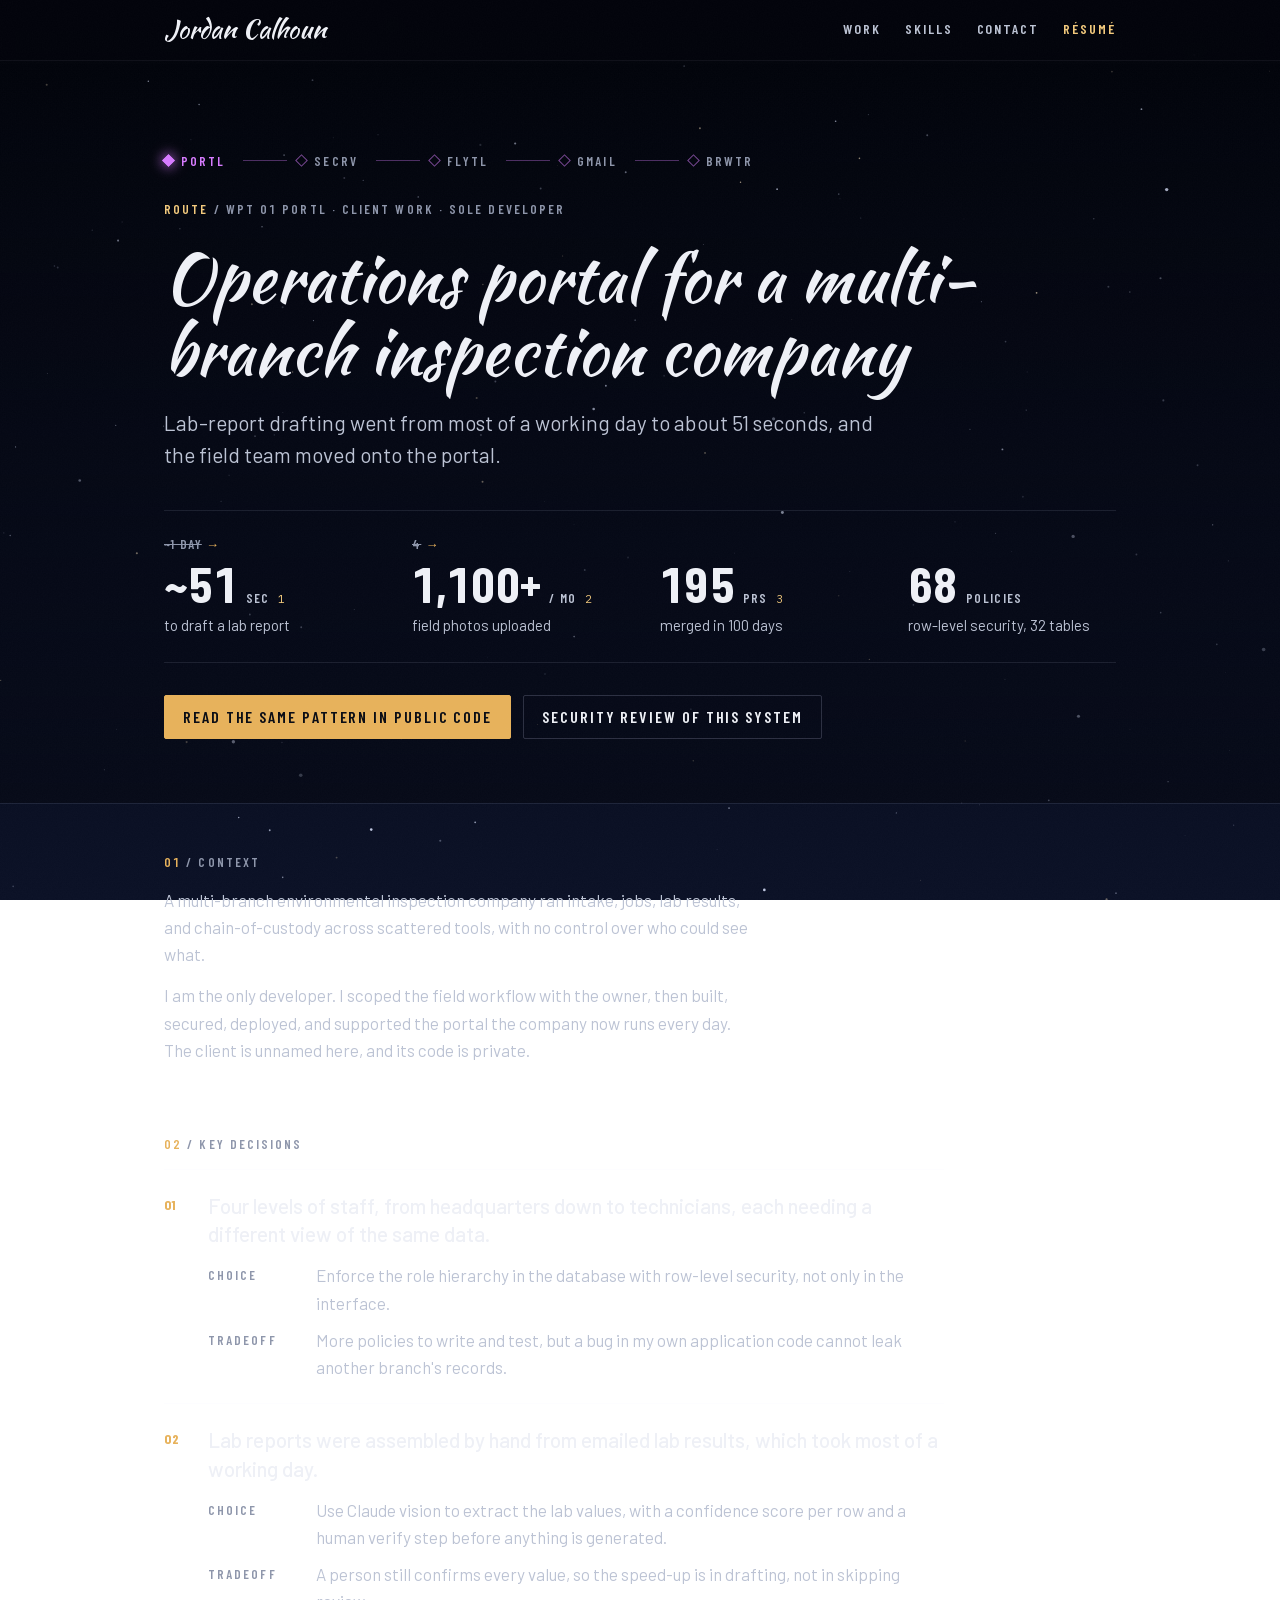
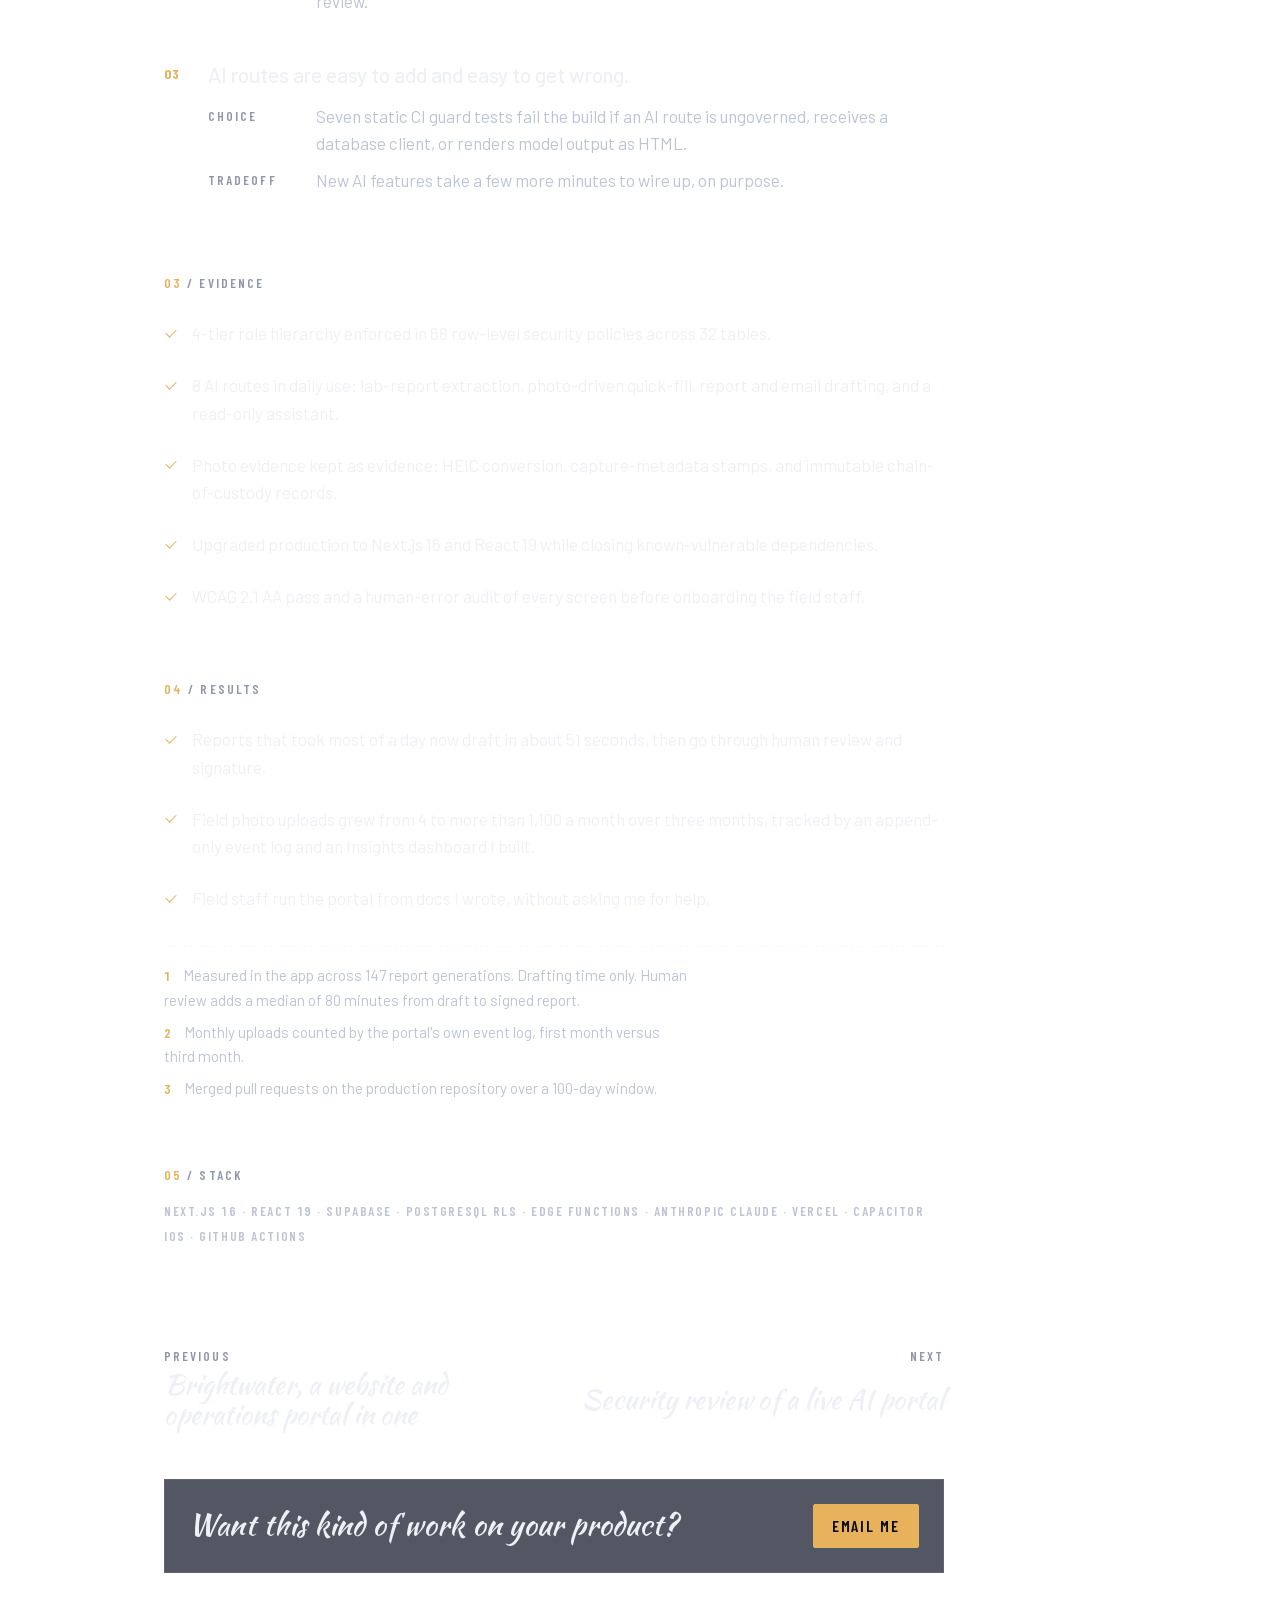
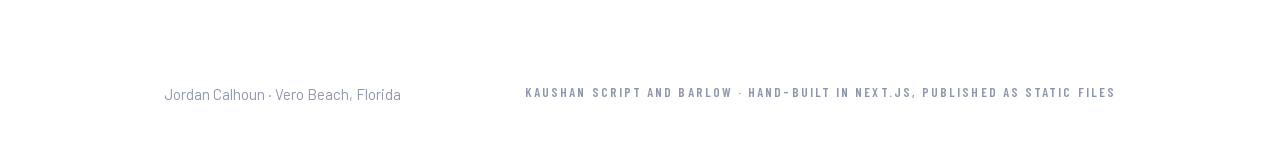
<file: work/operations-portal/index.html>
<!DOCTYPE html><html lang="en" data-theme="dark"><head><meta charSet="utf-8"/><meta name="viewport" content="width=device-width, initial-scale=1"/><link rel="preload" href="/_next/static/media/3667c091265cf81b-s.p.woff2" as="font" crossorigin="" type="font/woff2"/><link rel="preload" href="/_next/static/media/437e5f23c97e320c-s.p.woff2" as="font" crossorigin="" type="font/woff2"/><link rel="preload" href="/_next/static/media/5fb5c05ff73c0616-s.p.woff2" as="font" crossorigin="" type="font/woff2"/><link rel="preload" href="/_next/static/media/61d96c4884191721-s.p.woff2" as="font" crossorigin="" type="font/woff2"/><link rel="preload" href="/_next/static/media/b0bb26939bb40fdb-s.p.woff2" as="font" crossorigin="" type="font/woff2"/><link rel="preload" href="/_next/static/media/c214ffb7f5362987-s.p.woff2" as="font" crossorigin="" type="font/woff2"/><link rel="preload" href="/_next/static/media/da522a9b642f99ae-s.p.woff2" as="font" crossorigin="" type="font/woff2"/><link rel="preload" href="/_next/static/media/e4af272ccee01ff0-s.p.woff2" as="font" crossorigin="" type="font/woff2"/><link rel="preload" href="/_next/static/media/e6df576ec67d906e-s.p.woff2" as="font" crossorigin="" type="font/woff2"/><link rel="stylesheet" href="/_next/static/css/7eae8efe3eea2770.css" data-precedence="next"/><link rel="preload" as="script" fetchPriority="low" href="/_next/static/chunks/webpack-c733d74ccba2058a.js"/><script src="/_next/static/chunks/fd9d1056-87da80e0c187477b.js" async=""></script><script src="/_next/static/chunks/117-010855622abcac0d.js" async=""></script><script src="/_next/static/chunks/main-app-86b498b8c8c8160e.js" async=""></script><script src="/_next/static/chunks/972-773d843e15e97eb0.js" async=""></script><script src="/_next/static/chunks/app/work/%5Bslug%5D/page-f202aa4f15ec548b.js" async=""></script><title>Operations portal for a multi-branch inspection company · Jordan Calhoun</title><meta name="description" content="Lab-report drafting went from most of a working day to about 51 seconds, and the field team moved onto the portal."/><meta property="og:title" content="Operations portal for a multi-branch inspection company"/><meta property="og:description" content="Lab-report drafting went from most of a working day to about 51 seconds, and the field team moved onto the portal."/><meta property="og:type" content="article"/><meta name="twitter:card" content="summary"/><meta name="twitter:title" content="Operations portal for a multi-branch inspection company"/><meta name="twitter:description" content="Lab-report drafting went from most of a working day to about 51 seconds, and the field team moved onto the portal."/><meta name="next-size-adjust"/><script src="/_next/static/chunks/polyfills-42372ed130431b0a.js" noModule=""></script></head><body class="__variable_47a99b __variable_62ce98 __variable_b3679f __variable_f36eae __variable_d8ebd1 __variable_37214d"><canvas class="sky" aria-hidden="true"></canvas><header class="topbar"><div class="wrap topbar-inner"><a class="brand" href="/">Jordan Calhoun</a><nav class="topnav" aria-label="Sections"><a href="/#work">Work</a><a href="/#skills">Skills</a><a href="/#contact">Contact</a><a class="resume-link" href="/resumes/jordan-calhoun-resume-2026.pdf" target="_blank" rel="noreferrer">Résumé</a></nav></div></header><main class="case"><header class="case-head"><div class="wrap"><nav class="route-strip" aria-label="All case studies"><a class="rs-wp now" aria-current="page" href="/work/operations-portal/"><span class="rs-mark" aria-hidden="true"></span><span class="mono-label">PORTL</span></a><a class="rs-wp" href="/work/security-review/"><span class="rs-mark" aria-hidden="true"></span><span class="mono-label">SECRV</span></a><a class="rs-wp" href="/work/flytline/"><span class="rs-mark" aria-hidden="true"></span><span class="mono-label">FLYTL</span></a><a class="rs-wp" href="/work/gmail-mcp-server/"><span class="rs-mark" aria-hidden="true"></span><span class="mono-label">GMAIL</span></a><a class="rs-wp" href="/work/brightwater/"><span class="rs-mark" aria-hidden="true"></span><span class="mono-label">BRWTR</span></a></nav><p class="mono-label case-crumb"><a href="/#work">Route</a> <span aria-hidden="true">/</span> WPT <!-- -->01<!-- --> <!-- -->PORTL<!-- --> · <!-- -->Client work · sole developer</p><h1>Operations portal for a multi-branch inspection company</h1><p class="case-outcome">Lab-report drafting went from most of a working day to about 51 seconds, and the field team moved onto the portal.</p><div class="case-metrics"><div class="metric metric-lg"><p class="metric-before-line"><span class="sr">Before: </span><span class="metric-before">~1 day</span><span class="metric-arrow" aria-hidden="true"> →</span></p><div class="metric-line"><span class="metric-value">~51</span><span class="metric-unit">sec</span><sup class="metric-note"><a href="#note-1" aria-label="How this was measured, note 1">1</a></sup></div><p class="metric-label">to draft a lab report</p></div><div class="metric metric-lg"><p class="metric-before-line"><span class="sr">Before: </span><span class="metric-before">4</span><span class="metric-arrow" aria-hidden="true"> →</span></p><div class="metric-line"><span class="metric-value">1,100+</span><span class="metric-unit">/ mo</span><sup class="metric-note"><a href="#note-2" aria-label="How this was measured, note 2">2</a></sup></div><p class="metric-label">field photos uploaded</p></div><div class="metric metric-lg"><p class="metric-before-line"><span aria-hidden="true"> </span></p><div class="metric-line"><span class="metric-value">195</span><span class="metric-unit">PRs</span><sup class="metric-note"><a href="#note-3" aria-label="How this was measured, note 3">3</a></sup></div><p class="metric-label">merged in 100 days</p></div><div class="metric metric-lg"><p class="metric-before-line"><span aria-hidden="true"> </span></p><div class="metric-line"><span class="metric-value">68</span><span class="metric-unit">policies</span></div><p class="metric-label">row-level security, 32 tables</p></div></div><div class="case-proof"><a class="btn primary" href="/work/brightwater/">Read the same pattern in public code</a><a class="btn ghost" href="/work/security-review/">Security review of this system</a></div></div></header><div class="wrap case-body"><section class="case-section"><p class="mono-label section-label"><span class="label-n">01</span><span aria-hidden="true"> / </span>Context</p><p class="prose">A multi-branch environmental inspection company ran intake, jobs, lab results, and chain-of-custody across scattered tools, with no control over who could see what.</p><p class="prose">I am the only developer. I scoped the field workflow with the owner, then built, secured, deployed, and supported the portal the company now runs every day. The client is unnamed here, and its code is private.</p></section><section class="case-section reveal-on-scroll"><p class="mono-label section-label"><span class="label-n">02</span><span aria-hidden="true"> / </span>Key decisions</p><ol class="decisions"><li class="decision"><p class="decision-problem">Four levels of staff, from headquarters down to technicians, each needing a different view of the same data.</p><dl><div><dt class="mono-label">Choice</dt><dd>Enforce the role hierarchy in the database with row-level security, not only in the interface.</dd></div><div><dt class="mono-label">Tradeoff</dt><dd>More policies to write and test, but a bug in my own application code cannot leak another branch&#x27;s records.</dd></div></dl></li><li class="decision"><p class="decision-problem">Lab reports were assembled by hand from emailed lab results, which took most of a working day.</p><dl><div><dt class="mono-label">Choice</dt><dd>Use Claude vision to extract the lab values, with a confidence score per row and a human verify step before anything is generated.</dd></div><div><dt class="mono-label">Tradeoff</dt><dd>A person still confirms every value, so the speed-up is in drafting, not in skipping review.</dd></div></dl></li><li class="decision"><p class="decision-problem">AI routes are easy to add and easy to get wrong.</p><dl><div><dt class="mono-label">Choice</dt><dd>Seven static CI guard tests fail the build if an AI route is ungoverned, receives a database client, or renders model output as HTML.</dd></div><div><dt class="mono-label">Tradeoff</dt><dd>New AI features take a few more minutes to wire up, on purpose.</dd></div></dl></li></ol></section><section class="case-section reveal-on-scroll"><p class="mono-label section-label"><span class="label-n">03</span><span aria-hidden="true"> / </span>Evidence</p><ul class="evidence"><li>4-tier role hierarchy enforced in 68 row-level security policies across 32 tables.</li><li>8 AI routes in daily use: lab-report extraction, photo-driven quick-fill, report and email drafting, and a read-only assistant.</li><li>Photo evidence kept as evidence: HEIC conversion, capture-metadata stamps, and immutable chain-of-custody records.</li><li>Upgraded production to Next.js 16 and React 19 while closing known-vulnerable dependencies.</li><li>WCAG 2.1 AA pass and a human-error audit of every screen before onboarding the field staff.</li></ul></section><section class="case-section reveal-on-scroll"><p class="mono-label section-label"><span class="label-n">04</span><span aria-hidden="true"> / </span>Results</p><ul class="evidence results"><li>Reports that took most of a day now draft in about 51 seconds, then go through human review and signature.</li><li>Field photo uploads grew from 4 to more than 1,100 a month over three months, tracked by an append-only event log and an Insights dashboard I built.</li><li>Field staff run the portal from docs I wrote, without asking me for help.</li></ul><ol class="notes" aria-label="How it was measured"><li id="note-1"><span class="mono-label">1</span> <!-- -->Measured in the app across 147 report generations. Drafting time only. Human review adds a median of 80 minutes from draft to signed report.</li><li id="note-2"><span class="mono-label">2</span> <!-- -->Monthly uploads counted by the portal&#x27;s own event log, first month versus third month.</li><li id="note-3"><span class="mono-label">3</span> <!-- -->Merged pull requests on the production repository over a 100-day window.</li></ol></section><section class="case-section"><p class="mono-label section-label"><span class="label-n">05</span><span aria-hidden="true"> / </span>Stack</p><p class="stack mono-label">Next.js 16 · React 19 · Supabase · PostgreSQL RLS · Edge Functions · Anthropic Claude · Vercel · Capacitor iOS · GitHub Actions</p></section><nav class="case-nav" aria-label="More case studies"><a class="case-nav-link" href="/work/brightwater/"><span class="mono-label">Previous</span><span>Brightwater, a website and operations portal in one</span></a><a class="case-nav-link next" href="/work/security-review/"><span class="mono-label">Next</span><span>Security review of a live AI portal</span></a></nav><div class="case-cta"><p>Want this kind of work on your product?</p><a class="btn primary" href="mailto:jordanmercalhoun@gmail.com">Email me</a></div></div></main><footer><div class="wrap footer-inner"><p>Jordan Calhoun<!-- --> · <!-- -->Vero Beach, Florida</p><p class="mono-label">Kaushan Script and Barlow · hand-built in Next.js, published as static files</p></div></footer><script src="/_next/static/chunks/webpack-c733d74ccba2058a.js" async=""></script><script>(self.__next_f=self.__next_f||[]).push([0]);self.__next_f.push([2,null])</script><script>self.__next_f.push([1,"1:HL[\"/_next/static/media/3667c091265cf81b-s.p.woff2\",\"font\",{\"crossOrigin\":\"\",\"type\":\"font/woff2\"}]\n2:HL[\"/_next/static/media/437e5f23c97e320c-s.p.woff2\",\"font\",{\"crossOrigin\":\"\",\"type\":\"font/woff2\"}]\n3:HL[\"/_next/static/media/5fb5c05ff73c0616-s.p.woff2\",\"font\",{\"crossOrigin\":\"\",\"type\":\"font/woff2\"}]\n4:HL[\"/_next/static/media/61d96c4884191721-s.p.woff2\",\"font\",{\"crossOrigin\":\"\",\"type\":\"font/woff2\"}]\n5:HL[\"/_next/static/media/b0bb26939bb40fdb-s.p.woff2\",\"font\",{\"crossOrigin\":\"\",\"type\":\"font/woff2\"}]\n6:HL[\"/_next/static/media/c214ffb7f5362987-s.p.woff2\",\"font\",{\"crossOrigin\":\"\",\"type\":\"font/woff2\"}]\n7:HL[\"/_next/static/media/da522a9b642f99ae-s.p.woff2\",\"font\",{\"crossOrigin\":\"\",\"type\":\"font/woff2\"}]\n8:HL[\"/_next/static/media/e4af272ccee01ff0-s.p.woff2\",\"font\",{\"crossOrigin\":\"\",\"type\":\"font/woff2\"}]\n9:HL[\"/_next/static/media/e6df576ec67d906e-s.p.woff2\",\"font\",{\"crossOrigin\":\"\",\"type\":\"font/woff2\"}]\na:HL[\"/_next/static/css/7eae8efe3eea2770.css\",\"style\"]\n"])</script><script>self.__next_f.push([1,"b:I[2846,[],\"\"]\nd:I[1504,[\"972\",\"static/chunks/972-773d843e15e97eb0.js\",\"798\",\"static/chunks/app/work/%5Bslug%5D/page-f202aa4f15ec548b.js\"],\"default\"]\ne:I[2972,[\"972\",\"static/chunks/972-773d843e15e97eb0.js\",\"798\",\"static/chunks/app/work/%5Bslug%5D/page-f202aa4f15ec548b.js\"],\"\"]\nf:I[4707,[],\"\"]\n11:I[6423,[],\"\"]\n13:I[1060,[],\"\"]\n10:[\"slug\",\"operations-portal\",\"d\"]\n14:[]\n"])</script><script>self.__next_f.push([1,"0:[\"$\",\"$Lb\",null,{\"buildId\":\"czD3jQQOjQ32TFWrluPwK\",\"assetPrefix\":\"\",\"urlParts\":[\"\",\"work\",\"operations-portal\",\"\"],\"initialTree\":[\"\",{\"children\":[\"work\",{\"children\":[[\"slug\",\"operations-portal\",\"d\"],{\"children\":[\"__PAGE__?{\\\"slug\\\":\\\"operations-portal\\\"}\",{}]}]}]},\"$undefined\",\"$undefined\",true],\"initialSeedData\":[\"\",{\"children\":[\"work\",{\"children\":[[\"slug\",\"operations-portal\",\"d\"],{\"children\":[\"__PAGE__\",{},[[\"$Lc\",[[\"$\",\"$Ld\",null,{}],[\"$\",\"header\",null,{\"className\":\"topbar\",\"children\":[\"$\",\"div\",null,{\"className\":\"wrap topbar-inner\",\"children\":[[\"$\",\"$Le\",null,{\"className\":\"brand\",\"href\":\"/\",\"children\":\"Jordan Calhoun\"}],[\"$\",\"nav\",null,{\"className\":\"topnav\",\"aria-label\":\"Sections\",\"children\":[[\"$\",\"$Le\",null,{\"href\":\"/#work\",\"children\":\"Work\"}],[\"$\",\"$Le\",null,{\"href\":\"/#skills\",\"children\":\"Skills\"}],[\"$\",\"$Le\",null,{\"href\":\"/#contact\",\"children\":\"Contact\"}],[\"$\",\"a\",null,{\"className\":\"resume-link\",\"href\":\"/resumes/jordan-calhoun-resume-2026.pdf\",\"target\":\"_blank\",\"rel\":\"noreferrer\",\"children\":\"Résumé\"}]]}]]}]}],[\"$\",\"main\",null,{\"className\":\"case\",\"children\":[[\"$\",\"header\",null,{\"className\":\"case-head\",\"children\":[\"$\",\"div\",null,{\"className\":\"wrap\",\"children\":[[\"$\",\"nav\",null,{\"className\":\"route-strip\",\"aria-label\":\"All case studies\",\"children\":[[\"$\",\"$Le\",\"operations-portal\",{\"href\":\"/work/operations-portal/\",\"className\":\"rs-wp now\",\"aria-current\":\"page\",\"children\":[[\"$\",\"span\",null,{\"className\":\"rs-mark\",\"aria-hidden\":\"true\"}],[\"$\",\"span\",null,{\"className\":\"mono-label\",\"children\":\"PORTL\"}]]}],[\"$\",\"$Le\",\"security-review\",{\"href\":\"/work/security-review/\",\"className\":\"rs-wp\",\"aria-current\":\"$undefined\",\"children\":[[\"$\",\"span\",null,{\"className\":\"rs-mark\",\"aria-hidden\":\"true\"}],[\"$\",\"span\",null,{\"className\":\"mono-label\",\"children\":\"SECRV\"}]]}],[\"$\",\"$Le\",\"flytline\",{\"href\":\"/work/flytline/\",\"className\":\"rs-wp\",\"aria-current\":\"$undefined\",\"children\":[[\"$\",\"span\",null,{\"className\":\"rs-mark\",\"aria-hidden\":\"true\"}],[\"$\",\"span\",null,{\"className\":\"mono-label\",\"children\":\"FLYTL\"}]]}],[\"$\",\"$Le\",\"gmail-mcp-server\",{\"href\":\"/work/gmail-mcp-server/\",\"className\":\"rs-wp\",\"aria-current\":\"$undefined\",\"children\":[[\"$\",\"span\",null,{\"className\":\"rs-mark\",\"aria-hidden\":\"true\"}],[\"$\",\"span\",null,{\"className\":\"mono-label\",\"children\":\"GMAIL\"}]]}],[\"$\",\"$Le\",\"brightwater\",{\"href\":\"/work/brightwater/\",\"className\":\"rs-wp\",\"aria-current\":\"$undefined\",\"children\":[[\"$\",\"span\",null,{\"className\":\"rs-mark\",\"aria-hidden\":\"true\"}],[\"$\",\"span\",null,{\"className\":\"mono-label\",\"children\":\"BRWTR\"}]]}]]}],[\"$\",\"p\",null,{\"className\":\"mono-label case-crumb\",\"children\":[[\"$\",\"$Le\",null,{\"href\":\"/#work\",\"children\":\"Route\"}],\" \",[\"$\",\"span\",null,{\"aria-hidden\":\"true\",\"children\":\"/\"}],\" WPT \",\"01\",\" \",\"PORTL\",\" · \",\"Client work · sole developer\"]}],[\"$\",\"h1\",null,{\"children\":\"Operations portal for a multi-branch inspection company\"}],[\"$\",\"p\",null,{\"className\":\"case-outcome\",\"children\":\"Lab-report drafting went from most of a working day to about 51 seconds, and the field team moved onto the portal.\"}],[\"$\",\"div\",null,{\"className\":\"case-metrics\",\"children\":[[\"$\",\"div\",null,{\"className\":\"metric metric-lg\",\"children\":[[\"$\",\"p\",null,{\"className\":\"metric-before-line\",\"children\":[[\"$\",\"span\",null,{\"className\":\"sr\",\"children\":\"Before: \"}],[\"$\",\"span\",null,{\"className\":\"metric-before\",\"children\":\"~1 day\"}],[\"$\",\"span\",null,{\"className\":\"metric-arrow\",\"aria-hidden\":\"true\",\"children\":\" →\"}]]}],[\"$\",\"div\",null,{\"className\":\"metric-line\",\"children\":[[\"$\",\"span\",null,{\"className\":\"metric-value\",\"children\":\"~51\"}],[\"$\",\"span\",null,{\"className\":\"metric-unit\",\"children\":\"sec\"}],[\"$\",\"sup\",null,{\"className\":\"metric-note\",\"children\":[\"$\",\"a\",null,{\"href\":\"#note-1\",\"aria-label\":\"How this was measured, note 1\",\"children\":1}]}]]}],[\"$\",\"p\",null,{\"className\":\"metric-label\",\"children\":\"to draft a lab report\"}]]}],[\"$\",\"div\",null,{\"className\":\"metric metric-lg\",\"children\":[[\"$\",\"p\",null,{\"className\":\"metric-before-line\",\"children\":[[\"$\",\"span\",null,{\"className\":\"sr\",\"children\":\"Before: \"}],[\"$\",\"span\",null,{\"className\":\"metric-before\",\"children\":\"4\"}],[\"$\",\"span\",null,{\"className\":\"metric-arrow\",\"aria-hidden\":\"true\",\"children\":\" →\"}]]}],[\"$\",\"div\",null,{\"className\":\"metric-line\",\"children\":[[\"$\",\"span\",null,{\"className\":\"metric-value\",\"children\":\"1,100+\"}],[\"$\",\"span\",null,{\"className\":\"metric-unit\",\"children\":\"/ mo\"}],[\"$\",\"sup\",null,{\"className\":\"metric-note\",\"children\":[\"$\",\"a\",null,{\"href\":\"#note-2\",\"aria-label\":\"How this was measured, note 2\",\"children\":2}]}]]}],[\"$\",\"p\",null,{\"className\":\"metric-label\",\"children\":\"field photos uploaded\"}]]}],[\"$\",\"div\",null,{\"className\":\"metric metric-lg\",\"children\":[[\"$\",\"p\",null,{\"className\":\"metric-before-line\",\"children\":[\"$\",\"span\",null,{\"aria-hidden\":\"true\",\"children\":\" \"}]}],[\"$\",\"div\",null,{\"className\":\"metric-line\",\"children\":[[\"$\",\"span\",null,{\"className\":\"metric-value\",\"children\":\"195\"}],[\"$\",\"span\",null,{\"className\":\"metric-unit\",\"children\":\"PRs\"}],[\"$\",\"sup\",null,{\"className\":\"metric-note\",\"children\":[\"$\",\"a\",null,{\"href\":\"#note-3\",\"aria-label\":\"How this was measured, note 3\",\"children\":3}]}]]}],[\"$\",\"p\",null,{\"className\":\"metric-label\",\"children\":\"merged in 100 days\"}]]}],[\"$\",\"div\",null,{\"className\":\"metric metric-lg\",\"children\":[[\"$\",\"p\",null,{\"className\":\"metric-before-line\",\"children\":[\"$\",\"span\",null,{\"aria-hidden\":\"true\",\"children\":\" \"}]}],[\"$\",\"div\",null,{\"className\":\"metric-line\",\"children\":[[\"$\",\"span\",null,{\"className\":\"metric-value\",\"children\":\"68\"}],[\"$\",\"span\",null,{\"className\":\"metric-unit\",\"children\":\"policies\"}],\"$undefined\"]}],[\"$\",\"p\",null,{\"className\":\"metric-label\",\"children\":\"row-level security, 32 tables\"}]]}]]}],[\"$\",\"div\",null,{\"className\":\"case-proof\",\"children\":[[\"$\",\"$Le\",\"/work/brightwater/\",{\"className\":\"btn primary\",\"href\":\"/work/brightwater/\",\"children\":\"Read the same pattern in public code\"}],[\"$\",\"$Le\",\"/work/security-review/\",{\"className\":\"btn ghost\",\"href\":\"/work/security-review/\",\"children\":\"Security review of this system\"}]]}]]}]}],[\"$\",\"div\",null,{\"className\":\"wrap case-body\",\"children\":[[\"$\",\"section\",null,{\"className\":\"case-section\",\"children\":[[\"$\",\"p\",null,{\"className\":\"mono-label section-label\",\"children\":[[\"$\",\"span\",null,{\"className\":\"label-n\",\"children\":\"01\"}],[\"$\",\"span\",null,{\"aria-hidden\":\"true\",\"children\":\" / \"}],\"Context\"]}],[[\"$\",\"p\",\"0\",{\"className\":\"prose\",\"children\":\"A multi-branch environmental inspection company ran intake, jobs, lab results, and chain-of-custody across scattered tools, with no control over who could see what.\"}],[\"$\",\"p\",\"1\",{\"className\":\"prose\",\"children\":\"I am the only developer. I scoped the field workflow with the owner, then built, secured, deployed, and supported the portal the company now runs every day. The client is unnamed here, and its code is private.\"}]]]}],[\"$\",\"section\",null,{\"className\":\"case-section reveal-on-scroll\",\"children\":[[\"$\",\"p\",null,{\"className\":\"mono-label section-label\",\"children\":[[\"$\",\"span\",null,{\"className\":\"label-n\",\"children\":\"02\"}],[\"$\",\"span\",null,{\"aria-hidden\":\"true\",\"children\":\" / \"}],\"Key decisions\"]}],[\"$\",\"ol\",null,{\"className\":\"decisions\",\"children\":[[\"$\",\"li\",\"0\",{\"className\":\"decision\",\"children\":[[\"$\",\"p\",null,{\"className\":\"decision-problem\",\"children\":\"Four levels of staff, from headquarters down to technicians, each needing a different view of the same data.\"}],[\"$\",\"dl\",null,{\"children\":[[\"$\",\"div\",null,{\"children\":[[\"$\",\"dt\",null,{\"className\":\"mono-label\",\"children\":\"Choice\"}],[\"$\",\"dd\",null,{\"children\":\"Enforce the role hierarchy in the database with row-level security, not only in the interface.\"}]]}],[\"$\",\"div\",null,{\"children\":[[\"$\",\"dt\",null,{\"className\":\"mono-label\",\"children\":\"Tradeoff\"}],[\"$\",\"dd\",null,{\"children\":\"More policies to write and test, but a bug in my own application code cannot leak another branch's records.\"}]]}]]}]]}],[\"$\",\"li\",\"1\",{\"className\":\"decision\",\"children\":[[\"$\",\"p\",null,{\"className\":\"decision-problem\",\"children\":\"Lab reports were assembled by hand from emailed lab results, which took most of a working day.\"}],[\"$\",\"dl\",null,{\"children\":[[\"$\",\"div\",null,{\"children\":[[\"$\",\"dt\",null,{\"className\":\"mono-label\",\"children\":\"Choice\"}],[\"$\",\"dd\",null,{\"children\":\"Use Claude vision to extract the lab values, with a confidence score per row and a human verify step before anything is generated.\"}]]}],[\"$\",\"div\",null,{\"children\":[[\"$\",\"dt\",null,{\"className\":\"mono-label\",\"children\":\"Tradeoff\"}],[\"$\",\"dd\",null,{\"children\":\"A person still confirms every value, so the speed-up is in drafting, not in skipping review.\"}]]}]]}]]}],[\"$\",\"li\",\"2\",{\"className\":\"decision\",\"children\":[[\"$\",\"p\",null,{\"className\":\"decision-problem\",\"children\":\"AI routes are easy to add and easy to get wrong.\"}],[\"$\",\"dl\",null,{\"children\":[[\"$\",\"div\",null,{\"children\":[[\"$\",\"dt\",null,{\"className\":\"mono-label\",\"children\":\"Choice\"}],[\"$\",\"dd\",null,{\"children\":\"Seven static CI guard tests fail the build if an AI route is ungoverned, receives a database client, or renders model output as HTML.\"}]]}],[\"$\",\"div\",null,{\"children\":[[\"$\",\"dt\",null,{\"className\":\"mono-label\",\"children\":\"Tradeoff\"}],[\"$\",\"dd\",null,{\"children\":\"New AI features take a few more minutes to wire up, on purpose.\"}]]}]]}]]}]]}]]}],\"$undefined\",[\"$\",\"section\",null,{\"className\":\"case-section reveal-on-scroll\",\"children\":[[\"$\",\"p\",null,{\"className\":\"mono-label section-label\",\"children\":[[\"$\",\"span\",null,{\"className\":\"label-n\",\"children\":\"03\"}],[\"$\",\"span\",null,{\"aria-hidden\":\"true\",\"children\":\" / \"}],\"Evidence\"]}],[\"$\",\"ul\",null,{\"className\":\"evidence\",\"children\":[[\"$\",\"li\",\"0\",{\"children\":\"4-tier role hierarchy enforced in 68 row-level security policies across 32 tables.\"}],[\"$\",\"li\",\"1\",{\"children\":\"8 AI routes in daily use: lab-report extraction, photo-driven quick-fill, report and email drafting, and a read-only assistant.\"}],[\"$\",\"li\",\"2\",{\"children\":\"Photo evidence kept as evidence: HEIC conversion, capture-metadata stamps, and immutable chain-of-custody records.\"}],[\"$\",\"li\",\"3\",{\"children\":\"Upgraded production to Next.js 16 and React 19 while closing known-vulnerable dependencies.\"}],[\"$\",\"li\",\"4\",{\"children\":\"WCAG 2.1 AA pass and a human-error audit of every screen before onboarding the field staff.\"}]]}]]}],[\"$\",\"section\",null,{\"className\":\"case-section reveal-on-scroll\",\"children\":[[\"$\",\"p\",null,{\"className\":\"mono-label section-label\",\"children\":[[\"$\",\"span\",null,{\"className\":\"label-n\",\"children\":\"04\"}],[\"$\",\"span\",null,{\"aria-hidden\":\"true\",\"children\":\" / \"}],\"Results\"]}],[\"$\",\"ul\",null,{\"className\":\"evidence results\",\"children\":[[\"$\",\"li\",\"0\",{\"children\":\"Reports that took most of a day now draft in about 51 seconds, then go through human review and signature.\"}],[\"$\",\"li\",\"1\",{\"children\":\"Field photo uploads grew from 4 to more than 1,100 a month over three months, tracked by an append-only event log and an Insights dashboard I built.\"}],[\"$\",\"li\",\"2\",{\"children\":\"Field staff run the portal from docs I wrote, without asking me for help.\"}]]}],[\"$\",\"ol\",null,{\"className\":\"notes\",\"aria-label\":\"How it was measured\",\"children\":[[\"$\",\"li\",\"0\",{\"id\":\"note-1\",\"children\":[[\"$\",\"span\",null,{\"className\":\"mono-label\",\"children\":1}],\" \",\"Measured in the app across 147 report generations. Drafting time only. Human review adds a median of 80 minutes from draft to signed report.\"]}],[\"$\",\"li\",\"1\",{\"id\":\"note-2\",\"children\":[[\"$\",\"span\",null,{\"className\":\"mono-label\",\"children\":2}],\" \",\"Monthly uploads counted by the portal's own event log, first month versus third month.\"]}],[\"$\",\"li\",\"2\",{\"id\":\"note-3\",\"children\":[[\"$\",\"span\",null,{\"className\":\"mono-label\",\"children\":3}],\" \",\"Merged pull requests on the production repository over a 100-day window.\"]}]]}]]}],[\"$\",\"section\",null,{\"className\":\"case-section\",\"children\":[[\"$\",\"p\",null,{\"className\":\"mono-label section-label\",\"children\":[[\"$\",\"span\",null,{\"className\":\"label-n\",\"children\":\"05\"}],[\"$\",\"span\",null,{\"aria-hidden\":\"true\",\"children\":\" / \"}],\"Stack\"]}],[\"$\",\"p\",null,{\"className\":\"stack mono-label\",\"children\":\"Next.js 16 · React 19 · Supabase · PostgreSQL RLS · Edge Functions · Anthropic Claude · Vercel · Capacitor iOS · GitHub Actions\"}]]}],[\"$\",\"nav\",null,{\"className\":\"case-nav\",\"aria-label\":\"More case studies\",\"children\":[[\"$\",\"$Le\",null,{\"href\":\"/work/brightwater/\",\"className\":\"case-nav-link\",\"children\":[[\"$\",\"span\",null,{\"className\":\"mono-label\",\"children\":\"Previous\"}],[\"$\",\"span\",null,{\"children\":\"Brightwater, a website and operations portal in one\"}]]}],[\"$\",\"$Le\",null,{\"href\":\"/work/security-review/\",\"className\":\"case-nav-link next\",\"children\":[[\"$\",\"span\",null,{\"className\":\"mono-label\",\"children\":\"Next\"}],[\"$\",\"span\",null,{\"children\":\"Security review of a live AI portal\"}]]}]]}],[\"$\",\"div\",null,{\"className\":\"case-cta\",\"children\":[[\"$\",\"p\",null,{\"children\":\"Want this kind of work on your product?\"}],[\"$\",\"a\",null,{\"className\":\"btn primary\",\"href\":\"mailto:jordanmercalhoun@gmail.com\",\"children\":\"Email me\"}]]}]]}]]}],[\"$\",\"footer\",null,{\"children\":[\"$\",\"div\",null,{\"className\":\"wrap footer-inner\",\"children\":[[\"$\",\"p\",null,{\"children\":[\"Jordan Calhoun\",\" · \",\"Vero Beach, Florida\"]}],[\"$\",\"p\",null,{\"className\":\"mono-label\",\"children\":\"Kaushan Script and Barlow · hand-built in Next.js, published as static files\"}]]}]}]],null],null],null]},[null,[\"$\",\"$Lf\",null,{\"parallelRouterKey\":\"children\",\"segmentPath\":[\"children\",\"work\",\"children\",\"$10\",\"children\"],\"error\":\"$undefined\",\"errorStyles\":\"$undefined\",\"errorScripts\":\"$undefined\",\"template\":[\"$\",\"$L11\",null,{}],\"templateStyles\":\"$undefined\",\"templateScripts\":\"$undefined\",\"notFound\":\"$undefined\",\"notFoundStyles\":\"$undefined\"}]],null]},[null,[\"$\",\"$Lf\",null,{\"parallelRouterKey\":\"children\",\"segmentPath\":[\"children\",\"work\",\"children\"],\"error\":\"$undefined\",\"errorStyles\":\"$undefined\",\"errorScripts\":\"$undefined\",\"template\":[\"$\",\"$L11\",null,{}],\"templateStyles\":\"$undefined\",\"templateScripts\":\"$undefined\",\"notFound\":\"$undefined\",\"notFoundStyles\":\"$undefined\"}]],null]},[[[[\"$\",\"link\",\"0\",{\"rel\":\"stylesheet\",\"href\":\"/_next/static/css/7eae8efe3eea2770.css\",\"precedence\":\"next\",\"crossOrigin\":\"$undefined\"}]],[\"$\",\"html\",null,{\"lang\":\"en\",\"data-theme\":\"dark\",\"suppressHydrationWarning\":true,\"children\":[\"$\",\"body\",null,{\"className\":\"__variable_47a99b __variable_62ce98 __variable_b3679f __variable_f36eae __variable_d8ebd1 __variable_37214d\",\"children\":[\"$\",\"$Lf\",null,{\"parallelRouterKey\":\"children\",\"segmentPath\":[\"children\"],\"error\":\"$undefined\",\"errorStyles\":\"$undefined\",\"errorScripts\":\"$undefined\",\"template\":[\"$\",\"$L11\",null,{}],\"templateStyles\":\"$undefined\",\"templateScripts\":\"$undefined\",\"notFound\":[[\"$\",\"title\",null,{\"children\":\"404: This page could not be found.\"}],[\"$\",\"div\",null,{\"style\":{\"fontFamily\":\"system-ui,\\\"Segoe UI\\\",Roboto,Helvetica,Arial,sans-serif,\\\"Apple Color Emoji\\\",\\\"Segoe UI Emoji\\\"\",\"height\":\"100vh\",\"textAlign\":\"center\",\"display\":\"flex\",\"flexDirection\":\"column\",\"alignItems\":\"center\",\"justifyContent\":\"center\"},\"children\":[\"$\",\"div\",null,{\"children\":[[\"$\",\"style\",null,{\"dangerouslySetInnerHTML\":{\"__html\":\"body{color:#000;background:#fff;margin:0}.next-error-h1{border-right:1px solid rgba(0,0,0,.3)}@media (prefers-color-scheme:dark){body{color:#fff;background:#000}.next-error-h1{border-right:1px solid rgba(255,255,255,.3)}}\"}}],[\"$\",\"h1\",null,{\"className\":\"next-error-h1\",\"style\":{\"display\":\"inline-block\",\"margin\":\"0 20px 0 0\",\"padding\":\"0 23px 0 0\",\"fontSize\":24,\"fontWeight\":500,\"verticalAlign\":\"top\",\"lineHeight\":\"49px\"},\"children\":\"404\"}],[\"$\",\"div\",null,{\"style\":{\"display\":\"inline-block\"},\"children\":[\"$\",\"h2\",null,{\"style\":{\"fontSize\":14,\"fontWeight\":400,\"lineHeight\":\"49px\",\"margin\":0},\"children\":\"This page could not be found.\"}]}]]}]}]],\"notFoundStyles\":[]}]}]}]],null],null],\"couldBeIntercepted\":false,\"initialHead\":[null,\"$L12\"],\"globalErrorComponent\":\"$13\",\"missingSlots\":\"$W14\"}]\n"])</script><script>self.__next_f.push([1,"12:[[\"$\",\"meta\",\"0\",{\"name\":\"viewport\",\"content\":\"width=device-width, initial-scale=1\"}],[\"$\",\"meta\",\"1\",{\"charSet\":\"utf-8\"}],[\"$\",\"title\",\"2\",{\"children\":\"Operations portal for a multi-branch inspection company · Jordan Calhoun\"}],[\"$\",\"meta\",\"3\",{\"name\":\"description\",\"content\":\"Lab-report drafting went from most of a working day to about 51 seconds, and the field team moved onto the portal.\"}],[\"$\",\"meta\",\"4\",{\"property\":\"og:title\",\"content\":\"Operations portal for a multi-branch inspection company\"}],[\"$\",\"meta\",\"5\",{\"property\":\"og:description\",\"content\":\"Lab-report drafting went from most of a working day to about 51 seconds, and the field team moved onto the portal.\"}],[\"$\",\"meta\",\"6\",{\"property\":\"og:type\",\"content\":\"article\"}],[\"$\",\"meta\",\"7\",{\"name\":\"twitter:card\",\"content\":\"summary\"}],[\"$\",\"meta\",\"8\",{\"name\":\"twitter:title\",\"content\":\"Operations portal for a multi-branch inspection company\"}],[\"$\",\"meta\",\"9\",{\"name\":\"twitter:description\",\"content\":\"Lab-report drafting went from most of a working day to about 51 seconds, and the field team moved onto the portal.\"}],[\"$\",\"meta\",\"10\",{\"name\":\"next-size-adjust\"}]]\nc:null\n"])</script></body></html>
</file>
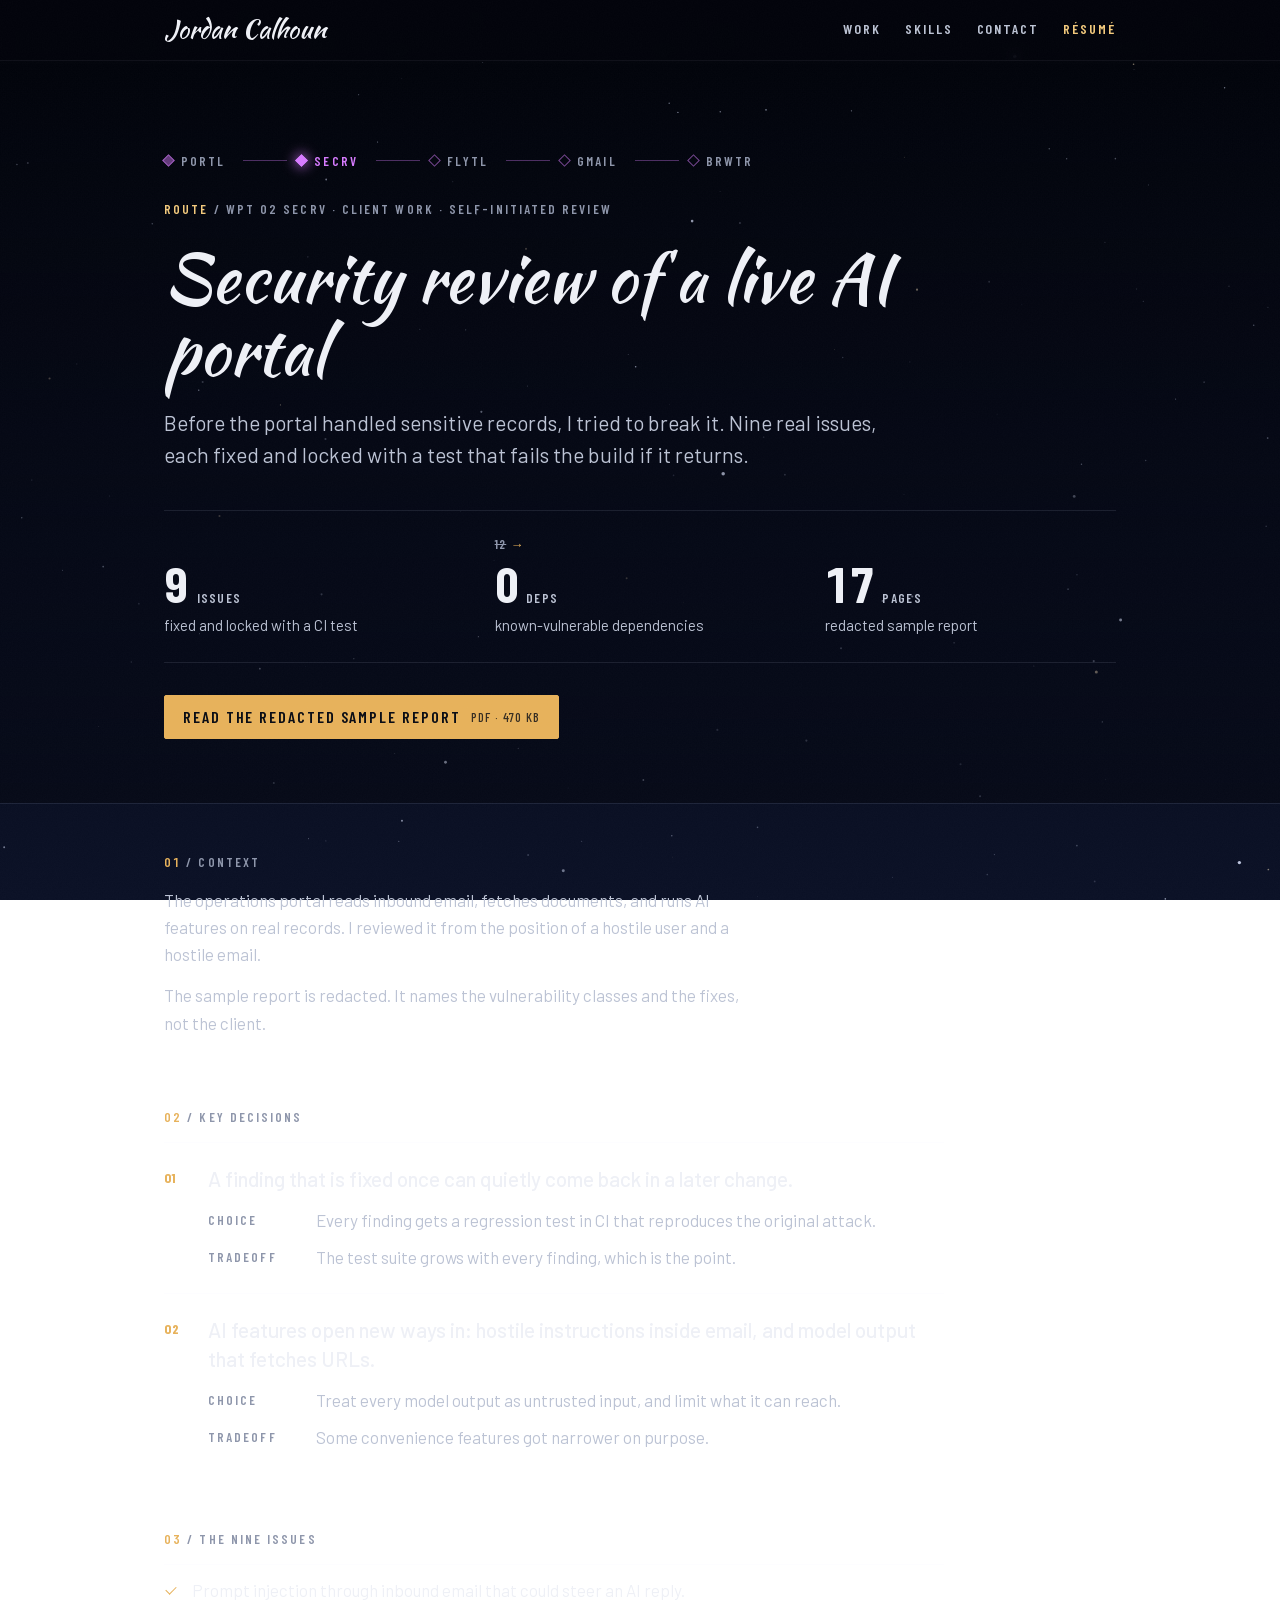
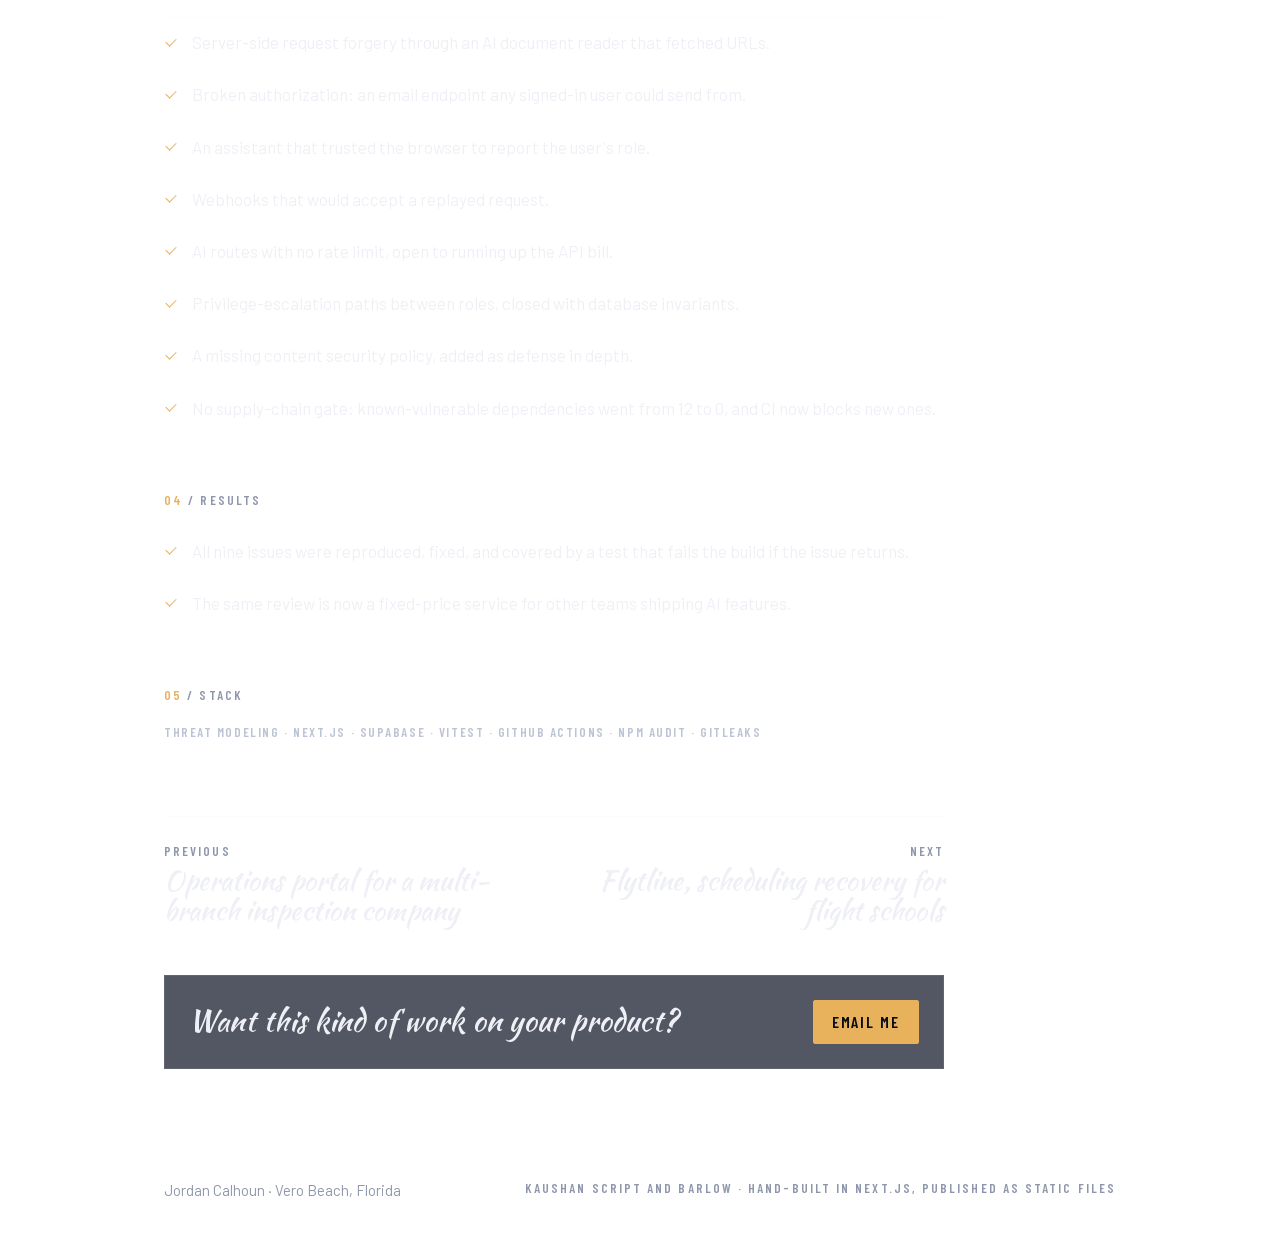
<file: work/security-review/index.html>
<!DOCTYPE html><html lang="en" data-theme="dark"><head><meta charSet="utf-8"/><meta name="viewport" content="width=device-width, initial-scale=1"/><link rel="preload" href="/_next/static/media/3667c091265cf81b-s.p.woff2" as="font" crossorigin="" type="font/woff2"/><link rel="preload" href="/_next/static/media/437e5f23c97e320c-s.p.woff2" as="font" crossorigin="" type="font/woff2"/><link rel="preload" href="/_next/static/media/5fb5c05ff73c0616-s.p.woff2" as="font" crossorigin="" type="font/woff2"/><link rel="preload" href="/_next/static/media/61d96c4884191721-s.p.woff2" as="font" crossorigin="" type="font/woff2"/><link rel="preload" href="/_next/static/media/b0bb26939bb40fdb-s.p.woff2" as="font" crossorigin="" type="font/woff2"/><link rel="preload" href="/_next/static/media/c214ffb7f5362987-s.p.woff2" as="font" crossorigin="" type="font/woff2"/><link rel="preload" href="/_next/static/media/da522a9b642f99ae-s.p.woff2" as="font" crossorigin="" type="font/woff2"/><link rel="preload" href="/_next/static/media/e4af272ccee01ff0-s.p.woff2" as="font" crossorigin="" type="font/woff2"/><link rel="preload" href="/_next/static/media/e6df576ec67d906e-s.p.woff2" as="font" crossorigin="" type="font/woff2"/><link rel="stylesheet" href="/_next/static/css/7eae8efe3eea2770.css" data-precedence="next"/><link rel="preload" as="script" fetchPriority="low" href="/_next/static/chunks/webpack-c733d74ccba2058a.js"/><script src="/_next/static/chunks/fd9d1056-87da80e0c187477b.js" async=""></script><script src="/_next/static/chunks/117-010855622abcac0d.js" async=""></script><script src="/_next/static/chunks/main-app-86b498b8c8c8160e.js" async=""></script><script src="/_next/static/chunks/972-773d843e15e97eb0.js" async=""></script><script src="/_next/static/chunks/app/work/%5Bslug%5D/page-f202aa4f15ec548b.js" async=""></script><title>Security review of a live AI portal · Jordan Calhoun</title><meta name="description" content="Before the portal handled sensitive records, I tried to break it. Nine real issues, each fixed and locked with a test that fails the build if it returns."/><meta property="og:title" content="Security review of a live AI portal"/><meta property="og:description" content="Before the portal handled sensitive records, I tried to break it. Nine real issues, each fixed and locked with a test that fails the build if it returns."/><meta property="og:type" content="article"/><meta name="twitter:card" content="summary"/><meta name="twitter:title" content="Security review of a live AI portal"/><meta name="twitter:description" content="Before the portal handled sensitive records, I tried to break it. Nine real issues, each fixed and locked with a test that fails the build if it returns."/><meta name="next-size-adjust"/><script src="/_next/static/chunks/polyfills-42372ed130431b0a.js" noModule=""></script></head><body class="__variable_47a99b __variable_62ce98 __variable_b3679f __variable_f36eae __variable_d8ebd1 __variable_37214d"><canvas class="sky" aria-hidden="true"></canvas><header class="topbar"><div class="wrap topbar-inner"><a class="brand" href="/">Jordan Calhoun</a><nav class="topnav" aria-label="Sections"><a href="/#work">Work</a><a href="/#skills">Skills</a><a href="/#contact">Contact</a><a class="resume-link" href="/resumes/jordan-calhoun-resume-2026.pdf" target="_blank" rel="noreferrer">Résumé</a></nav></div></header><main class="case"><header class="case-head"><div class="wrap"><nav class="route-strip" aria-label="All case studies"><a class="rs-wp done" href="/work/operations-portal/"><span class="rs-mark" aria-hidden="true"></span><span class="mono-label">PORTL</span></a><a class="rs-wp now" aria-current="page" href="/work/security-review/"><span class="rs-mark" aria-hidden="true"></span><span class="mono-label">SECRV</span></a><a class="rs-wp" href="/work/flytline/"><span class="rs-mark" aria-hidden="true"></span><span class="mono-label">FLYTL</span></a><a class="rs-wp" href="/work/gmail-mcp-server/"><span class="rs-mark" aria-hidden="true"></span><span class="mono-label">GMAIL</span></a><a class="rs-wp" href="/work/brightwater/"><span class="rs-mark" aria-hidden="true"></span><span class="mono-label">BRWTR</span></a></nav><p class="mono-label case-crumb"><a href="/#work">Route</a> <span aria-hidden="true">/</span> WPT <!-- -->02<!-- --> <!-- -->SECRV<!-- --> · <!-- -->Client work · self-initiated review</p><h1>Security review of a live AI portal</h1><p class="case-outcome">Before the portal handled sensitive records, I tried to break it. Nine real issues, each fixed and locked with a test that fails the build if it returns.</p><div class="case-metrics"><div class="metric metric-lg"><p class="metric-before-line"><span aria-hidden="true"> </span></p><div class="metric-line"><span class="metric-value">9</span><span class="metric-unit">issues</span></div><p class="metric-label">fixed and locked with a CI test</p></div><div class="metric metric-lg"><p class="metric-before-line"><span class="sr">Before: </span><span class="metric-before">12</span><span class="metric-arrow" aria-hidden="true"> →</span></p><div class="metric-line"><span class="metric-value">0</span><span class="metric-unit">deps</span></div><p class="metric-label">known-vulnerable dependencies</p></div><div class="metric metric-lg"><p class="metric-before-line"><span aria-hidden="true"> </span></p><div class="metric-line"><span class="metric-value">17</span><span class="metric-unit">pages</span></div><p class="metric-label">redacted sample report</p></div></div><div class="case-proof"><a class="btn primary" href="/files/security-review-sample.pdf" target="_blank" rel="noreferrer">Read the redacted sample report<span class="btn-meta">PDF · 470 KB</span></a></div></div></header><div class="wrap case-body"><section class="case-section"><p class="mono-label section-label"><span class="label-n">01</span><span aria-hidden="true"> / </span>Context</p><p class="prose">The operations portal reads inbound email, fetches documents, and runs AI features on real records. I reviewed it from the position of a hostile user and a hostile email.</p><p class="prose">The sample report is redacted. It names the vulnerability classes and the fixes, not the client.</p></section><section class="case-section reveal-on-scroll"><p class="mono-label section-label"><span class="label-n">02</span><span aria-hidden="true"> / </span>Key decisions</p><ol class="decisions"><li class="decision"><p class="decision-problem">A finding that is fixed once can quietly come back in a later change.</p><dl><div><dt class="mono-label">Choice</dt><dd>Every finding gets a regression test in CI that reproduces the original attack.</dd></div><div><dt class="mono-label">Tradeoff</dt><dd>The test suite grows with every finding, which is the point.</dd></div></dl></li><li class="decision"><p class="decision-problem">AI features open new ways in: hostile instructions inside email, and model output that fetches URLs.</p><dl><div><dt class="mono-label">Choice</dt><dd>Treat every model output as untrusted input, and limit what it can reach.</dd></div><div><dt class="mono-label">Tradeoff</dt><dd>Some convenience features got narrower on purpose.</dd></div></dl></li></ol></section><section class="case-section reveal-on-scroll"><p class="mono-label section-label"><span class="label-n">03</span><span aria-hidden="true"> / </span>The nine issues</p><ul class="evidence"><li>Prompt injection through inbound email that could steer an AI reply.</li><li>Server-side request forgery through an AI document reader that fetched URLs.</li><li>Broken authorization: an email endpoint any signed-in user could send from.</li><li>An assistant that trusted the browser to report the user&#x27;s role.</li><li>Webhooks that would accept a replayed request.</li><li>AI routes with no rate limit, open to running up the API bill.</li><li>Privilege-escalation paths between roles, closed with database invariants.</li><li>A missing content security policy, added as defense in depth.</li><li>No supply-chain gate: known-vulnerable dependencies went from 12 to 0, and CI now blocks new ones.</li></ul></section><section class="case-section reveal-on-scroll"><p class="mono-label section-label"><span class="label-n">04</span><span aria-hidden="true"> / </span>Results</p><ul class="evidence results"><li>All nine issues were reproduced, fixed, and covered by a test that fails the build if the issue returns.</li><li>The same review is now a fixed-price service for other teams shipping AI features.</li></ul></section><section class="case-section"><p class="mono-label section-label"><span class="label-n">05</span><span aria-hidden="true"> / </span>Stack</p><p class="stack mono-label">Threat modeling · Next.js · Supabase · Vitest · GitHub Actions · npm audit · gitleaks</p></section><nav class="case-nav" aria-label="More case studies"><a class="case-nav-link" href="/work/operations-portal/"><span class="mono-label">Previous</span><span>Operations portal for a multi-branch inspection company</span></a><a class="case-nav-link next" href="/work/flytline/"><span class="mono-label">Next</span><span>Flytline, scheduling recovery for flight schools</span></a></nav><div class="case-cta"><p>Want this kind of work on your product?</p><a class="btn primary" href="mailto:jordanmercalhoun@gmail.com">Email me</a></div></div></main><footer><div class="wrap footer-inner"><p>Jordan Calhoun<!-- --> · <!-- -->Vero Beach, Florida</p><p class="mono-label">Kaushan Script and Barlow · hand-built in Next.js, published as static files</p></div></footer><script src="/_next/static/chunks/webpack-c733d74ccba2058a.js" async=""></script><script>(self.__next_f=self.__next_f||[]).push([0]);self.__next_f.push([2,null])</script><script>self.__next_f.push([1,"1:HL[\"/_next/static/media/3667c091265cf81b-s.p.woff2\",\"font\",{\"crossOrigin\":\"\",\"type\":\"font/woff2\"}]\n2:HL[\"/_next/static/media/437e5f23c97e320c-s.p.woff2\",\"font\",{\"crossOrigin\":\"\",\"type\":\"font/woff2\"}]\n3:HL[\"/_next/static/media/5fb5c05ff73c0616-s.p.woff2\",\"font\",{\"crossOrigin\":\"\",\"type\":\"font/woff2\"}]\n4:HL[\"/_next/static/media/61d96c4884191721-s.p.woff2\",\"font\",{\"crossOrigin\":\"\",\"type\":\"font/woff2\"}]\n5:HL[\"/_next/static/media/b0bb26939bb40fdb-s.p.woff2\",\"font\",{\"crossOrigin\":\"\",\"type\":\"font/woff2\"}]\n6:HL[\"/_next/static/media/c214ffb7f5362987-s.p.woff2\",\"font\",{\"crossOrigin\":\"\",\"type\":\"font/woff2\"}]\n7:HL[\"/_next/static/media/da522a9b642f99ae-s.p.woff2\",\"font\",{\"crossOrigin\":\"\",\"type\":\"font/woff2\"}]\n8:HL[\"/_next/static/media/e4af272ccee01ff0-s.p.woff2\",\"font\",{\"crossOrigin\":\"\",\"type\":\"font/woff2\"}]\n9:HL[\"/_next/static/media/e6df576ec67d906e-s.p.woff2\",\"font\",{\"crossOrigin\":\"\",\"type\":\"font/woff2\"}]\na:HL[\"/_next/static/css/7eae8efe3eea2770.css\",\"style\"]\n"])</script><script>self.__next_f.push([1,"b:I[2846,[],\"\"]\nd:I[1504,[\"972\",\"static/chunks/972-773d843e15e97eb0.js\",\"798\",\"static/chunks/app/work/%5Bslug%5D/page-f202aa4f15ec548b.js\"],\"default\"]\ne:I[2972,[\"972\",\"static/chunks/972-773d843e15e97eb0.js\",\"798\",\"static/chunks/app/work/%5Bslug%5D/page-f202aa4f15ec548b.js\"],\"\"]\nf:I[4707,[],\"\"]\n11:I[6423,[],\"\"]\n13:I[1060,[],\"\"]\n10:[\"slug\",\"security-review\",\"d\"]\n14:[]\n"])</script><script>self.__next_f.push([1,"0:[\"$\",\"$Lb\",null,{\"buildId\":\"czD3jQQOjQ32TFWrluPwK\",\"assetPrefix\":\"\",\"urlParts\":[\"\",\"work\",\"security-review\",\"\"],\"initialTree\":[\"\",{\"children\":[\"work\",{\"children\":[[\"slug\",\"security-review\",\"d\"],{\"children\":[\"__PAGE__?{\\\"slug\\\":\\\"security-review\\\"}\",{}]}]}]},\"$undefined\",\"$undefined\",true],\"initialSeedData\":[\"\",{\"children\":[\"work\",{\"children\":[[\"slug\",\"security-review\",\"d\"],{\"children\":[\"__PAGE__\",{},[[\"$Lc\",[[\"$\",\"$Ld\",null,{}],[\"$\",\"header\",null,{\"className\":\"topbar\",\"children\":[\"$\",\"div\",null,{\"className\":\"wrap topbar-inner\",\"children\":[[\"$\",\"$Le\",null,{\"className\":\"brand\",\"href\":\"/\",\"children\":\"Jordan Calhoun\"}],[\"$\",\"nav\",null,{\"className\":\"topnav\",\"aria-label\":\"Sections\",\"children\":[[\"$\",\"$Le\",null,{\"href\":\"/#work\",\"children\":\"Work\"}],[\"$\",\"$Le\",null,{\"href\":\"/#skills\",\"children\":\"Skills\"}],[\"$\",\"$Le\",null,{\"href\":\"/#contact\",\"children\":\"Contact\"}],[\"$\",\"a\",null,{\"className\":\"resume-link\",\"href\":\"/resumes/jordan-calhoun-resume-2026.pdf\",\"target\":\"_blank\",\"rel\":\"noreferrer\",\"children\":\"Résumé\"}]]}]]}]}],[\"$\",\"main\",null,{\"className\":\"case\",\"children\":[[\"$\",\"header\",null,{\"className\":\"case-head\",\"children\":[\"$\",\"div\",null,{\"className\":\"wrap\",\"children\":[[\"$\",\"nav\",null,{\"className\":\"route-strip\",\"aria-label\":\"All case studies\",\"children\":[[\"$\",\"$Le\",\"operations-portal\",{\"href\":\"/work/operations-portal/\",\"className\":\"rs-wp done\",\"aria-current\":\"$undefined\",\"children\":[[\"$\",\"span\",null,{\"className\":\"rs-mark\",\"aria-hidden\":\"true\"}],[\"$\",\"span\",null,{\"className\":\"mono-label\",\"children\":\"PORTL\"}]]}],[\"$\",\"$Le\",\"security-review\",{\"href\":\"/work/security-review/\",\"className\":\"rs-wp now\",\"aria-current\":\"page\",\"children\":[[\"$\",\"span\",null,{\"className\":\"rs-mark\",\"aria-hidden\":\"true\"}],[\"$\",\"span\",null,{\"className\":\"mono-label\",\"children\":\"SECRV\"}]]}],[\"$\",\"$Le\",\"flytline\",{\"href\":\"/work/flytline/\",\"className\":\"rs-wp\",\"aria-current\":\"$undefined\",\"children\":[[\"$\",\"span\",null,{\"className\":\"rs-mark\",\"aria-hidden\":\"true\"}],[\"$\",\"span\",null,{\"className\":\"mono-label\",\"children\":\"FLYTL\"}]]}],[\"$\",\"$Le\",\"gmail-mcp-server\",{\"href\":\"/work/gmail-mcp-server/\",\"className\":\"rs-wp\",\"aria-current\":\"$undefined\",\"children\":[[\"$\",\"span\",null,{\"className\":\"rs-mark\",\"aria-hidden\":\"true\"}],[\"$\",\"span\",null,{\"className\":\"mono-label\",\"children\":\"GMAIL\"}]]}],[\"$\",\"$Le\",\"brightwater\",{\"href\":\"/work/brightwater/\",\"className\":\"rs-wp\",\"aria-current\":\"$undefined\",\"children\":[[\"$\",\"span\",null,{\"className\":\"rs-mark\",\"aria-hidden\":\"true\"}],[\"$\",\"span\",null,{\"className\":\"mono-label\",\"children\":\"BRWTR\"}]]}]]}],[\"$\",\"p\",null,{\"className\":\"mono-label case-crumb\",\"children\":[[\"$\",\"$Le\",null,{\"href\":\"/#work\",\"children\":\"Route\"}],\" \",[\"$\",\"span\",null,{\"aria-hidden\":\"true\",\"children\":\"/\"}],\" WPT \",\"02\",\" \",\"SECRV\",\" · \",\"Client work · self-initiated review\"]}],[\"$\",\"h1\",null,{\"children\":\"Security review of a live AI portal\"}],[\"$\",\"p\",null,{\"className\":\"case-outcome\",\"children\":\"Before the portal handled sensitive records, I tried to break it. Nine real issues, each fixed and locked with a test that fails the build if it returns.\"}],[\"$\",\"div\",null,{\"className\":\"case-metrics\",\"children\":[[\"$\",\"div\",null,{\"className\":\"metric metric-lg\",\"children\":[[\"$\",\"p\",null,{\"className\":\"metric-before-line\",\"children\":[\"$\",\"span\",null,{\"aria-hidden\":\"true\",\"children\":\" \"}]}],[\"$\",\"div\",null,{\"className\":\"metric-line\",\"children\":[[\"$\",\"span\",null,{\"className\":\"metric-value\",\"children\":\"9\"}],[\"$\",\"span\",null,{\"className\":\"metric-unit\",\"children\":\"issues\"}],\"$undefined\"]}],[\"$\",\"p\",null,{\"className\":\"metric-label\",\"children\":\"fixed and locked with a CI test\"}]]}],[\"$\",\"div\",null,{\"className\":\"metric metric-lg\",\"children\":[[\"$\",\"p\",null,{\"className\":\"metric-before-line\",\"children\":[[\"$\",\"span\",null,{\"className\":\"sr\",\"children\":\"Before: \"}],[\"$\",\"span\",null,{\"className\":\"metric-before\",\"children\":\"12\"}],[\"$\",\"span\",null,{\"className\":\"metric-arrow\",\"aria-hidden\":\"true\",\"children\":\" →\"}]]}],[\"$\",\"div\",null,{\"className\":\"metric-line\",\"children\":[[\"$\",\"span\",null,{\"className\":\"metric-value\",\"children\":\"0\"}],[\"$\",\"span\",null,{\"className\":\"metric-unit\",\"children\":\"deps\"}],\"$undefined\"]}],[\"$\",\"p\",null,{\"className\":\"metric-label\",\"children\":\"known-vulnerable dependencies\"}]]}],[\"$\",\"div\",null,{\"className\":\"metric metric-lg\",\"children\":[[\"$\",\"p\",null,{\"className\":\"metric-before-line\",\"children\":[\"$\",\"span\",null,{\"aria-hidden\":\"true\",\"children\":\" \"}]}],[\"$\",\"div\",null,{\"className\":\"metric-line\",\"children\":[[\"$\",\"span\",null,{\"className\":\"metric-value\",\"children\":\"17\"}],[\"$\",\"span\",null,{\"className\":\"metric-unit\",\"children\":\"pages\"}],\"$undefined\"]}],[\"$\",\"p\",null,{\"className\":\"metric-label\",\"children\":\"redacted sample report\"}]]}]]}],[\"$\",\"div\",null,{\"className\":\"case-proof\",\"children\":[[\"$\",\"a\",\"/files/security-review-sample.pdf\",{\"className\":\"btn primary\",\"href\":\"/files/security-review-sample.pdf\",\"target\":\"_blank\",\"rel\":\"noreferrer\",\"children\":[\"Read the redacted sample report\",[\"$\",\"span\",null,{\"className\":\"btn-meta\",\"children\":\"PDF · 470 KB\"}]]}]]}]]}]}],[\"$\",\"div\",null,{\"className\":\"wrap case-body\",\"children\":[[\"$\",\"section\",null,{\"className\":\"case-section\",\"children\":[[\"$\",\"p\",null,{\"className\":\"mono-label section-label\",\"children\":[[\"$\",\"span\",null,{\"className\":\"label-n\",\"children\":\"01\"}],[\"$\",\"span\",null,{\"aria-hidden\":\"true\",\"children\":\" / \"}],\"Context\"]}],[[\"$\",\"p\",\"0\",{\"className\":\"prose\",\"children\":\"The operations portal reads inbound email, fetches documents, and runs AI features on real records. I reviewed it from the position of a hostile user and a hostile email.\"}],[\"$\",\"p\",\"1\",{\"className\":\"prose\",\"children\":\"The sample report is redacted. It names the vulnerability classes and the fixes, not the client.\"}]]]}],[\"$\",\"section\",null,{\"className\":\"case-section reveal-on-scroll\",\"children\":[[\"$\",\"p\",null,{\"className\":\"mono-label section-label\",\"children\":[[\"$\",\"span\",null,{\"className\":\"label-n\",\"children\":\"02\"}],[\"$\",\"span\",null,{\"aria-hidden\":\"true\",\"children\":\" / \"}],\"Key decisions\"]}],[\"$\",\"ol\",null,{\"className\":\"decisions\",\"children\":[[\"$\",\"li\",\"0\",{\"className\":\"decision\",\"children\":[[\"$\",\"p\",null,{\"className\":\"decision-problem\",\"children\":\"A finding that is fixed once can quietly come back in a later change.\"}],[\"$\",\"dl\",null,{\"children\":[[\"$\",\"div\",null,{\"children\":[[\"$\",\"dt\",null,{\"className\":\"mono-label\",\"children\":\"Choice\"}],[\"$\",\"dd\",null,{\"children\":\"Every finding gets a regression test in CI that reproduces the original attack.\"}]]}],[\"$\",\"div\",null,{\"children\":[[\"$\",\"dt\",null,{\"className\":\"mono-label\",\"children\":\"Tradeoff\"}],[\"$\",\"dd\",null,{\"children\":\"The test suite grows with every finding, which is the point.\"}]]}]]}]]}],[\"$\",\"li\",\"1\",{\"className\":\"decision\",\"children\":[[\"$\",\"p\",null,{\"className\":\"decision-problem\",\"children\":\"AI features open new ways in: hostile instructions inside email, and model output that fetches URLs.\"}],[\"$\",\"dl\",null,{\"children\":[[\"$\",\"div\",null,{\"children\":[[\"$\",\"dt\",null,{\"className\":\"mono-label\",\"children\":\"Choice\"}],[\"$\",\"dd\",null,{\"children\":\"Treat every model output as untrusted input, and limit what it can reach.\"}]]}],[\"$\",\"div\",null,{\"children\":[[\"$\",\"dt\",null,{\"className\":\"mono-label\",\"children\":\"Tradeoff\"}],[\"$\",\"dd\",null,{\"children\":\"Some convenience features got narrower on purpose.\"}]]}]]}]]}]]}]]}],\"$undefined\",[\"$\",\"section\",null,{\"className\":\"case-section reveal-on-scroll\",\"children\":[[\"$\",\"p\",null,{\"className\":\"mono-label section-label\",\"children\":[[\"$\",\"span\",null,{\"className\":\"label-n\",\"children\":\"03\"}],[\"$\",\"span\",null,{\"aria-hidden\":\"true\",\"children\":\" / \"}],\"The nine issues\"]}],[\"$\",\"ul\",null,{\"className\":\"evidence\",\"children\":[[\"$\",\"li\",\"0\",{\"children\":\"Prompt injection through inbound email that could steer an AI reply.\"}],[\"$\",\"li\",\"1\",{\"children\":\"Server-side request forgery through an AI document reader that fetched URLs.\"}],[\"$\",\"li\",\"2\",{\"children\":\"Broken authorization: an email endpoint any signed-in user could send from.\"}],[\"$\",\"li\",\"3\",{\"children\":\"An assistant that trusted the browser to report the user's role.\"}],[\"$\",\"li\",\"4\",{\"children\":\"Webhooks that would accept a replayed request.\"}],[\"$\",\"li\",\"5\",{\"children\":\"AI routes with no rate limit, open to running up the API bill.\"}],[\"$\",\"li\",\"6\",{\"children\":\"Privilege-escalation paths between roles, closed with database invariants.\"}],[\"$\",\"li\",\"7\",{\"children\":\"A missing content security policy, added as defense in depth.\"}],[\"$\",\"li\",\"8\",{\"children\":\"No supply-chain gate: known-vulnerable dependencies went from 12 to 0, and CI now blocks new ones.\"}]]}]]}],[\"$\",\"section\",null,{\"className\":\"case-section reveal-on-scroll\",\"children\":[[\"$\",\"p\",null,{\"className\":\"mono-label section-label\",\"children\":[[\"$\",\"span\",null,{\"className\":\"label-n\",\"children\":\"04\"}],[\"$\",\"span\",null,{\"aria-hidden\":\"true\",\"children\":\" / \"}],\"Results\"]}],[\"$\",\"ul\",null,{\"className\":\"evidence results\",\"children\":[[\"$\",\"li\",\"0\",{\"children\":\"All nine issues were reproduced, fixed, and covered by a test that fails the build if the issue returns.\"}],[\"$\",\"li\",\"1\",{\"children\":\"The same review is now a fixed-price service for other teams shipping AI features.\"}]]}],false]}],[\"$\",\"section\",null,{\"className\":\"case-section\",\"children\":[[\"$\",\"p\",null,{\"className\":\"mono-label section-label\",\"children\":[[\"$\",\"span\",null,{\"className\":\"label-n\",\"children\":\"05\"}],[\"$\",\"span\",null,{\"aria-hidden\":\"true\",\"children\":\" / \"}],\"Stack\"]}],[\"$\",\"p\",null,{\"className\":\"stack mono-label\",\"children\":\"Threat modeling · Next.js · Supabase · Vitest · GitHub Actions · npm audit · gitleaks\"}]]}],[\"$\",\"nav\",null,{\"className\":\"case-nav\",\"aria-label\":\"More case studies\",\"children\":[[\"$\",\"$Le\",null,{\"href\":\"/work/operations-portal/\",\"className\":\"case-nav-link\",\"children\":[[\"$\",\"span\",null,{\"className\":\"mono-label\",\"children\":\"Previous\"}],[\"$\",\"span\",null,{\"children\":\"Operations portal for a multi-branch inspection company\"}]]}],[\"$\",\"$Le\",null,{\"href\":\"/work/flytline/\",\"className\":\"case-nav-link next\",\"children\":[[\"$\",\"span\",null,{\"className\":\"mono-label\",\"children\":\"Next\"}],[\"$\",\"span\",null,{\"children\":\"Flytline, scheduling recovery for flight schools\"}]]}]]}],[\"$\",\"div\",null,{\"className\":\"case-cta\",\"children\":[[\"$\",\"p\",null,{\"children\":\"Want this kind of work on your product?\"}],[\"$\",\"a\",null,{\"className\":\"btn primary\",\"href\":\"mailto:jordanmercalhoun@gmail.com\",\"children\":\"Email me\"}]]}]]}]]}],[\"$\",\"footer\",null,{\"children\":[\"$\",\"div\",null,{\"className\":\"wrap footer-inner\",\"children\":[[\"$\",\"p\",null,{\"children\":[\"Jordan Calhoun\",\" · \",\"Vero Beach, Florida\"]}],[\"$\",\"p\",null,{\"className\":\"mono-label\",\"children\":\"Kaushan Script and Barlow · hand-built in Next.js, published as static files\"}]]}]}]],null],null],null]},[null,[\"$\",\"$Lf\",null,{\"parallelRouterKey\":\"children\",\"segmentPath\":[\"children\",\"work\",\"children\",\"$10\",\"children\"],\"error\":\"$undefined\",\"errorStyles\":\"$undefined\",\"errorScripts\":\"$undefined\",\"template\":[\"$\",\"$L11\",null,{}],\"templateStyles\":\"$undefined\",\"templateScripts\":\"$undefined\",\"notFound\":\"$undefined\",\"notFoundStyles\":\"$undefined\"}]],null]},[null,[\"$\",\"$Lf\",null,{\"parallelRouterKey\":\"children\",\"segmentPath\":[\"children\",\"work\",\"children\"],\"error\":\"$undefined\",\"errorStyles\":\"$undefined\",\"errorScripts\":\"$undefined\",\"template\":[\"$\",\"$L11\",null,{}],\"templateStyles\":\"$undefined\",\"templateScripts\":\"$undefined\",\"notFound\":\"$undefined\",\"notFoundStyles\":\"$undefined\"}]],null]},[[[[\"$\",\"link\",\"0\",{\"rel\":\"stylesheet\",\"href\":\"/_next/static/css/7eae8efe3eea2770.css\",\"precedence\":\"next\",\"crossOrigin\":\"$undefined\"}]],[\"$\",\"html\",null,{\"lang\":\"en\",\"data-theme\":\"dark\",\"suppressHydrationWarning\":true,\"children\":[\"$\",\"body\",null,{\"className\":\"__variable_47a99b __variable_62ce98 __variable_b3679f __variable_f36eae __variable_d8ebd1 __variable_37214d\",\"children\":[\"$\",\"$Lf\",null,{\"parallelRouterKey\":\"children\",\"segmentPath\":[\"children\"],\"error\":\"$undefined\",\"errorStyles\":\"$undefined\",\"errorScripts\":\"$undefined\",\"template\":[\"$\",\"$L11\",null,{}],\"templateStyles\":\"$undefined\",\"templateScripts\":\"$undefined\",\"notFound\":[[\"$\",\"title\",null,{\"children\":\"404: This page could not be found.\"}],[\"$\",\"div\",null,{\"style\":{\"fontFamily\":\"system-ui,\\\"Segoe UI\\\",Roboto,Helvetica,Arial,sans-serif,\\\"Apple Color Emoji\\\",\\\"Segoe UI Emoji\\\"\",\"height\":\"100vh\",\"textAlign\":\"center\",\"display\":\"flex\",\"flexDirection\":\"column\",\"alignItems\":\"center\",\"justifyContent\":\"center\"},\"children\":[\"$\",\"div\",null,{\"children\":[[\"$\",\"style\",null,{\"dangerouslySetInnerHTML\":{\"__html\":\"body{color:#000;background:#fff;margin:0}.next-error-h1{border-right:1px solid rgba(0,0,0,.3)}@media (prefers-color-scheme:dark){body{color:#fff;background:#000}.next-error-h1{border-right:1px solid rgba(255,255,255,.3)}}\"}}],[\"$\",\"h1\",null,{\"className\":\"next-error-h1\",\"style\":{\"display\":\"inline-block\",\"margin\":\"0 20px 0 0\",\"padding\":\"0 23px 0 0\",\"fontSize\":24,\"fontWeight\":500,\"verticalAlign\":\"top\",\"lineHeight\":\"49px\"},\"children\":\"404\"}],[\"$\",\"div\",null,{\"style\":{\"display\":\"inline-block\"},\"children\":[\"$\",\"h2\",null,{\"style\":{\"fontSize\":14,\"fontWeight\":400,\"lineHeight\":\"49px\",\"margin\":0},\"children\":\"This page could not be found.\"}]}]]}]}]],\"notFoundStyles\":[]}]}]}]],null],null],\"couldBeIntercepted\":false,\"initialHead\":[null,\"$L12\"],\"globalErrorComponent\":\"$13\",\"missingSlots\":\"$W14\"}]\n"])</script><script>self.__next_f.push([1,"12:[[\"$\",\"meta\",\"0\",{\"name\":\"viewport\",\"content\":\"width=device-width, initial-scale=1\"}],[\"$\",\"meta\",\"1\",{\"charSet\":\"utf-8\"}],[\"$\",\"title\",\"2\",{\"children\":\"Security review of a live AI portal · Jordan Calhoun\"}],[\"$\",\"meta\",\"3\",{\"name\":\"description\",\"content\":\"Before the portal handled sensitive records, I tried to break it. Nine real issues, each fixed and locked with a test that fails the build if it returns.\"}],[\"$\",\"meta\",\"4\",{\"property\":\"og:title\",\"content\":\"Security review of a live AI portal\"}],[\"$\",\"meta\",\"5\",{\"property\":\"og:description\",\"content\":\"Before the portal handled sensitive records, I tried to break it. Nine real issues, each fixed and locked with a test that fails the build if it returns.\"}],[\"$\",\"meta\",\"6\",{\"property\":\"og:type\",\"content\":\"article\"}],[\"$\",\"meta\",\"7\",{\"name\":\"twitter:card\",\"content\":\"summary\"}],[\"$\",\"meta\",\"8\",{\"name\":\"twitter:title\",\"content\":\"Security review of a live AI portal\"}],[\"$\",\"meta\",\"9\",{\"name\":\"twitter:description\",\"content\":\"Before the portal handled sensitive records, I tried to break it. Nine real issues, each fixed and locked with a test that fails the build if it returns.\"}],[\"$\",\"meta\",\"10\",{\"name\":\"next-size-adjust\"}]]\nc:null\n"])</script></body></html>
</file>
<file: _next/static/css/7eae8efe3eea2770.css>
@font-face{font-family:__Archivo_47a99b;font-style:italic;font-weight:100 900;font-stretch:62% 125%;font-display:swap;src:url(/_next/static/media/69bc46473dfaa9fa-s.woff2) format("woff2");unicode-range:u+0102-0103,u+0110-0111,u+0128-0129,u+0168-0169,u+01a0-01a1,u+01af-01b0,u+0300-0301,u+0303-0304,u+0308-0309,u+0323,u+0329,u+1ea0-1ef9,u+20ab}@font-face{font-family:__Archivo_47a99b;font-style:italic;font-weight:100 900;font-stretch:62% 125%;font-display:swap;src:url(/_next/static/media/bf12ccbafdbe00b7-s.woff2) format("woff2");unicode-range:u+0100-02ba,u+02bd-02c5,u+02c7-02cc,u+02ce-02d7,u+02dd-02ff,u+0304,u+0308,u+0329,u+1d00-1dbf,u+1e00-1e9f,u+1ef2-1eff,u+2020,u+20a0-20ab,u+20ad-20c4,u+2113,u+2c60-2c7f,u+a720-a7ff}@font-face{font-family:__Archivo_47a99b;font-style:italic;font-weight:100 900;font-stretch:62% 125%;font-display:swap;src:url(/_next/static/media/da522a9b642f99ae-s.p.woff2) format("woff2");unicode-range:u+00??,u+0131,u+0152-0153,u+02bb-02bc,u+02c6,u+02da,u+02dc,u+0304,u+0308,u+0329,u+2000-206f,u+20ac,u+2122,u+2191,u+2193,u+2212,u+2215,u+feff,u+fffd}@font-face{font-family:__Archivo_47a99b;font-style:normal;font-weight:100 900;font-stretch:62% 125%;font-display:swap;src:url(/_next/static/media/8a053b136321ec99-s.woff2) format("woff2");unicode-range:u+0102-0103,u+0110-0111,u+0128-0129,u+0168-0169,u+01a0-01a1,u+01af-01b0,u+0300-0301,u+0303-0304,u+0308-0309,u+0323,u+0329,u+1ea0-1ef9,u+20ab}@font-face{font-family:__Archivo_47a99b;font-style:normal;font-weight:100 900;font-stretch:62% 125%;font-display:swap;src:url(/_next/static/media/2a8fe189f1a8dd0c-s.woff2) format("woff2");unicode-range:u+0100-02ba,u+02bd-02c5,u+02c7-02cc,u+02ce-02d7,u+02dd-02ff,u+0304,u+0308,u+0329,u+1d00-1dbf,u+1e00-1e9f,u+1ef2-1eff,u+2020,u+20a0-20ab,u+20ad-20c4,u+2113,u+2c60-2c7f,u+a720-a7ff}@font-face{font-family:__Archivo_47a99b;font-style:normal;font-weight:100 900;font-stretch:62% 125%;font-display:swap;src:url(/_next/static/media/c214ffb7f5362987-s.p.woff2) format("woff2");unicode-range:u+00??,u+0131,u+0152-0153,u+02bb-02bc,u+02c6,u+02da,u+02dc,u+0304,u+0308,u+0329,u+2000-206f,u+20ac,u+2122,u+2191,u+2193,u+2212,u+2215,u+feff,u+fffd}@font-face{font-family:__Archivo_Fallback_47a99b;src:local("Arial");ascent-override:88.96%;descent-override:21.28%;line-gap-override:0.00%;size-adjust:98.70%}.__className_47a99b{font-family:__Archivo_47a99b,__Archivo_Fallback_47a99b}.__variable_47a99b{--font-display:"__Archivo_47a99b","__Archivo_Fallback_47a99b"}@font-face{font-family:__Kaushan_Script_62ce98;font-style:normal;font-weight:400;font-display:swap;src:url(/_next/static/media/25a54a5e2b29b921-s.woff2) format("woff2");unicode-range:u+0100-02ba,u+02bd-02c5,u+02c7-02cc,u+02ce-02d7,u+02dd-02ff,u+0304,u+0308,u+0329,u+1d00-1dbf,u+1e00-1e9f,u+1ef2-1eff,u+2020,u+20a0-20ab,u+20ad-20c4,u+2113,u+2c60-2c7f,u+a720-a7ff}@font-face{font-family:__Kaushan_Script_62ce98;font-style:normal;font-weight:400;font-display:swap;src:url(/_next/static/media/e6df576ec67d906e-s.p.woff2) format("woff2");unicode-range:u+00??,u+0131,u+0152-0153,u+02bb-02bc,u+02c6,u+02da,u+02dc,u+0304,u+0308,u+0329,u+2000-206f,u+20ac,u+2122,u+2191,u+2193,u+2212,u+2215,u+feff,u+fffd}@font-face{font-family:__Kaushan_Script_Fallback_62ce98;src:local("Arial");ascent-override:120.51%;descent-override:40.80%;line-gap-override:0.00%;size-adjust:89.95%}.__className_62ce98{font-family:__Kaushan_Script_62ce98,__Kaushan_Script_Fallback_62ce98;font-weight:400;font-style:normal}.__variable_62ce98{--font-script:"__Kaushan_Script_62ce98","__Kaushan_Script_Fallback_62ce98"}@font-face{font-family:__Barlow_Condensed_b3679f;font-style:normal;font-weight:500;font-display:swap;src:url(/_next/static/media/5de5dda68c9a1053-s.woff2) format("woff2");unicode-range:u+0102-0103,u+0110-0111,u+0128-0129,u+0168-0169,u+01a0-01a1,u+01af-01b0,u+0300-0301,u+0303-0304,u+0308-0309,u+0323,u+0329,u+1ea0-1ef9,u+20ab}@font-face{font-family:__Barlow_Condensed_b3679f;font-style:normal;font-weight:500;font-display:swap;src:url(/_next/static/media/ac44098818d287e8-s.woff2) format("woff2");unicode-range:u+0100-02ba,u+02bd-02c5,u+02c7-02cc,u+02ce-02d7,u+02dd-02ff,u+0304,u+0308,u+0329,u+1d00-1dbf,u+1e00-1e9f,u+1ef2-1eff,u+2020,u+20a0-20ab,u+20ad-20c4,u+2113,u+2c60-2c7f,u+a720-a7ff}@font-face{font-family:__Barlow_Condensed_b3679f;font-style:normal;font-weight:500;font-display:swap;src:url(/_next/static/media/3667c091265cf81b-s.p.woff2) format("woff2");unicode-range:u+00??,u+0131,u+0152-0153,u+02bb-02bc,u+02c6,u+02da,u+02dc,u+0304,u+0308,u+0329,u+2000-206f,u+20ac,u+2122,u+2191,u+2193,u+2212,u+2215,u+feff,u+fffd}@font-face{font-family:__Barlow_Condensed_b3679f;font-style:normal;font-weight:600;font-display:swap;src:url(/_next/static/media/d6e015f239232eb3-s.woff2) format("woff2");unicode-range:u+0102-0103,u+0110-0111,u+0128-0129,u+0168-0169,u+01a0-01a1,u+01af-01b0,u+0300-0301,u+0303-0304,u+0308-0309,u+0323,u+0329,u+1ea0-1ef9,u+20ab}@font-face{font-family:__Barlow_Condensed_b3679f;font-style:normal;font-weight:600;font-display:swap;src:url(/_next/static/media/55b35d87b6156eea-s.woff2) format("woff2");unicode-range:u+0100-02ba,u+02bd-02c5,u+02c7-02cc,u+02ce-02d7,u+02dd-02ff,u+0304,u+0308,u+0329,u+1d00-1dbf,u+1e00-1e9f,u+1ef2-1eff,u+2020,u+20a0-20ab,u+20ad-20c4,u+2113,u+2c60-2c7f,u+a720-a7ff}@font-face{font-family:__Barlow_Condensed_b3679f;font-style:normal;font-weight:600;font-display:swap;src:url(/_next/static/media/5fb5c05ff73c0616-s.p.woff2) format("woff2");unicode-range:u+00??,u+0131,u+0152-0153,u+02bb-02bc,u+02c6,u+02da,u+02dc,u+0304,u+0308,u+0329,u+2000-206f,u+20ac,u+2122,u+2191,u+2193,u+2212,u+2215,u+feff,u+fffd}@font-face{font-family:__Barlow_Condensed_b3679f;font-style:normal;font-weight:700;font-display:swap;src:url(/_next/static/media/8599be8653318abe-s.woff2) format("woff2");unicode-range:u+0102-0103,u+0110-0111,u+0128-0129,u+0168-0169,u+01a0-01a1,u+01af-01b0,u+0300-0301,u+0303-0304,u+0308-0309,u+0323,u+0329,u+1ea0-1ef9,u+20ab}@font-face{font-family:__Barlow_Condensed_b3679f;font-style:normal;font-weight:700;font-display:swap;src:url(/_next/static/media/3352fdb488e19d84-s.woff2) format("woff2");unicode-range:u+0100-02ba,u+02bd-02c5,u+02c7-02cc,u+02ce-02d7,u+02dd-02ff,u+0304,u+0308,u+0329,u+1d00-1dbf,u+1e00-1e9f,u+1ef2-1eff,u+2020,u+20a0-20ab,u+20ad-20c4,u+2113,u+2c60-2c7f,u+a720-a7ff}@font-face{font-family:__Barlow_Condensed_b3679f;font-style:normal;font-weight:700;font-display:swap;src:url(/_next/static/media/437e5f23c97e320c-s.p.woff2) format("woff2");unicode-range:u+00??,u+0131,u+0152-0153,u+02bb-02bc,u+02c6,u+02da,u+02dc,u+0304,u+0308,u+0329,u+2000-206f,u+20ac,u+2122,u+2191,u+2193,u+2212,u+2215,u+feff,u+fffd}@font-face{font-family:__Barlow_Condensed_Fallback_b3679f;src:local("Arial");ascent-override:130.73%;descent-override:26.15%;line-gap-override:0.00%;size-adjust:76.49%}.__className_b3679f{font-family:__Barlow_Condensed_b3679f,__Barlow_Condensed_Fallback_b3679f;font-style:normal}.__variable_b3679f{--font-sign:"__Barlow_Condensed_b3679f","__Barlow_Condensed_Fallback_b3679f"}@font-face{font-family:__Barlow_f36eae;font-style:normal;font-weight:400;font-display:swap;src:url(/_next/static/media/88e4012f2051f8b4-s.woff2) format("woff2");unicode-range:u+0102-0103,u+0110-0111,u+0128-0129,u+0168-0169,u+01a0-01a1,u+01af-01b0,u+0300-0301,u+0303-0304,u+0308-0309,u+0323,u+0329,u+1ea0-1ef9,u+20ab}@font-face{font-family:__Barlow_f36eae;font-style:normal;font-weight:400;font-display:swap;src:url(/_next/static/media/0be08cad6fae8421-s.woff2) format("woff2");unicode-range:u+0100-02ba,u+02bd-02c5,u+02c7-02cc,u+02ce-02d7,u+02dd-02ff,u+0304,u+0308,u+0329,u+1d00-1dbf,u+1e00-1e9f,u+1ef2-1eff,u+2020,u+20a0-20ab,u+20ad-20c4,u+2113,u+2c60-2c7f,u+a720-a7ff}@font-face{font-family:__Barlow_f36eae;font-style:normal;font-weight:400;font-display:swap;src:url(/_next/static/media/61d96c4884191721-s.p.woff2) format("woff2");unicode-range:u+00??,u+0131,u+0152-0153,u+02bb-02bc,u+02c6,u+02da,u+02dc,u+0304,u+0308,u+0329,u+2000-206f,u+20ac,u+2122,u+2191,u+2193,u+2212,u+2215,u+feff,u+fffd}@font-face{font-family:__Barlow_f36eae;font-style:normal;font-weight:500;font-display:swap;src:url(/_next/static/media/cd5242d34e82716d-s.woff2) format("woff2");unicode-range:u+0102-0103,u+0110-0111,u+0128-0129,u+0168-0169,u+01a0-01a1,u+01af-01b0,u+0300-0301,u+0303-0304,u+0308-0309,u+0323,u+0329,u+1ea0-1ef9,u+20ab}@font-face{font-family:__Barlow_f36eae;font-style:normal;font-weight:500;font-display:swap;src:url(/_next/static/media/6662f7f4c6f2f062-s.woff2) format("woff2");unicode-range:u+0100-02ba,u+02bd-02c5,u+02c7-02cc,u+02ce-02d7,u+02dd-02ff,u+0304,u+0308,u+0329,u+1d00-1dbf,u+1e00-1e9f,u+1ef2-1eff,u+2020,u+20a0-20ab,u+20ad-20c4,u+2113,u+2c60-2c7f,u+a720-a7ff}@font-face{font-family:__Barlow_f36eae;font-style:normal;font-weight:500;font-display:swap;src:url(/_next/static/media/b0bb26939bb40fdb-s.p.woff2) format("woff2");unicode-range:u+00??,u+0131,u+0152-0153,u+02bb-02bc,u+02c6,u+02da,u+02dc,u+0304,u+0308,u+0329,u+2000-206f,u+20ac,u+2122,u+2191,u+2193,u+2212,u+2215,u+feff,u+fffd}@font-face{font-family:__Barlow_Fallback_f36eae;src:local("Arial");ascent-override:103.43%;descent-override:20.69%;line-gap-override:0.00%;size-adjust:96.68%}.__className_f36eae{font-family:__Barlow_f36eae,__Barlow_Fallback_f36eae;font-style:normal}.__variable_f36eae{--font-signtext:"__Barlow_f36eae","__Barlow_Fallback_f36eae"}@font-face{font-family:__Inter_d8ebd1;font-style:normal;font-weight:100 900;font-display:swap;src:url(/_next/static/media/ba9851c3c22cd980-s.woff2) format("woff2");unicode-range:u+0460-052f,u+1c80-1c8a,u+20b4,u+2de0-2dff,u+a640-a69f,u+fe2e-fe2f}@font-face{font-family:__Inter_d8ebd1;font-style:normal;font-weight:100 900;font-display:swap;src:url(/_next/static/media/21350d82a1f187e9-s.woff2) format("woff2");unicode-range:u+0301,u+0400-045f,u+0490-0491,u+04b0-04b1,u+2116}@font-face{font-family:__Inter_d8ebd1;font-style:normal;font-weight:100 900;font-display:swap;src:url(/_next/static/media/c5fe6dc8356a8c31-s.woff2) format("woff2");unicode-range:u+1f??}@font-face{font-family:__Inter_d8ebd1;font-style:normal;font-weight:100 900;font-display:swap;src:url(/_next/static/media/19cfc7226ec3afaa-s.woff2) format("woff2");unicode-range:u+0370-0377,u+037a-037f,u+0384-038a,u+038c,u+038e-03a1,u+03a3-03ff}@font-face{font-family:__Inter_d8ebd1;font-style:normal;font-weight:100 900;font-display:swap;src:url(/_next/static/media/df0a9ae256c0569c-s.woff2) format("woff2");unicode-range:u+0102-0103,u+0110-0111,u+0128-0129,u+0168-0169,u+01a0-01a1,u+01af-01b0,u+0300-0301,u+0303-0304,u+0308-0309,u+0323,u+0329,u+1ea0-1ef9,u+20ab}@font-face{font-family:__Inter_d8ebd1;font-style:normal;font-weight:100 900;font-display:swap;src:url(/_next/static/media/8e9860b6e62d6359-s.woff2) format("woff2");unicode-range:u+0100-02ba,u+02bd-02c5,u+02c7-02cc,u+02ce-02d7,u+02dd-02ff,u+0304,u+0308,u+0329,u+1d00-1dbf,u+1e00-1e9f,u+1ef2-1eff,u+2020,u+20a0-20ab,u+20ad-20c4,u+2113,u+2c60-2c7f,u+a720-a7ff}@font-face{font-family:__Inter_d8ebd1;font-style:normal;font-weight:100 900;font-display:swap;src:url(/_next/static/media/e4af272ccee01ff0-s.p.woff2) format("woff2");unicode-range:u+00??,u+0131,u+0152-0153,u+02bb-02bc,u+02c6,u+02da,u+02dc,u+0304,u+0308,u+0329,u+2000-206f,u+20ac,u+2122,u+2191,u+2193,u+2212,u+2215,u+feff,u+fffd}@font-face{font-family:__Inter_Fallback_d8ebd1;src:local("Arial");ascent-override:90.49%;descent-override:22.56%;line-gap-override:0.00%;size-adjust:107.06%}.__className_d8ebd1{font-family:__Inter_d8ebd1,__Inter_Fallback_d8ebd1;font-style:normal}.__variable_d8ebd1{--font-sans:"__Inter_d8ebd1","__Inter_Fallback_d8ebd1"}@font-face{font-family:__IBM_Plex_Mono_37214d;font-style:normal;font-weight:400;font-display:swap;src:url(/_next/static/media/58f386aa6b1a2a92-s.woff2) format("woff2");unicode-range:u+0460-052f,u+1c80-1c8a,u+20b4,u+2de0-2dff,u+a640-a69f,u+fe2e-fe2f}@font-face{font-family:__IBM_Plex_Mono_37214d;font-style:normal;font-weight:400;font-display:swap;src:url(/_next/static/media/011e180705008d6f-s.woff2) format("woff2");unicode-range:u+0301,u+0400-045f,u+0490-0491,u+04b0-04b1,u+2116}@font-face{font-family:__IBM_Plex_Mono_37214d;font-style:normal;font-weight:400;font-display:swap;src:url(/_next/static/media/7ba5fb2a8c88521c-s.woff2) format("woff2");unicode-range:u+0102-0103,u+0110-0111,u+0128-0129,u+0168-0169,u+01a0-01a1,u+01af-01b0,u+0300-0301,u+0303-0304,u+0308-0309,u+0323,u+0329,u+1ea0-1ef9,u+20ab}@font-face{font-family:__IBM_Plex_Mono_37214d;font-style:normal;font-weight:400;font-display:swap;src:url(/_next/static/media/92eeb95d069020cc-s.woff2) format("woff2");unicode-range:u+0100-02ba,u+02bd-02c5,u+02c7-02cc,u+02ce-02d7,u+02dd-02ff,u+0304,u+0308,u+0329,u+1d00-1dbf,u+1e00-1e9f,u+1ef2-1eff,u+2020,u+20a0-20ab,u+20ad-20c4,u+2113,u+2c60-2c7f,u+a720-a7ff}@font-face{font-family:__IBM_Plex_Mono_37214d;font-style:normal;font-weight:400;font-display:swap;src:url(/_next/static/media/d3ebbfd689654d3a-s.woff2) format("woff2");unicode-range:u+00??,u+0131,u+0152-0153,u+02bb-02bc,u+02c6,u+02da,u+02dc,u+0304,u+0308,u+0329,u+2000-206f,u+20ac,u+2122,u+2191,u+2193,u+2212,u+2215,u+feff,u+fffd}@font-face{font-family:__IBM_Plex_Mono_37214d;font-style:normal;font-weight:500;font-display:swap;src:url(/_next/static/media/ef4d5661765d0e49-s.woff2) format("woff2");unicode-range:u+0460-052f,u+1c80-1c8a,u+20b4,u+2de0-2dff,u+a640-a69f,u+fe2e-fe2f}@font-face{font-family:__IBM_Plex_Mono_37214d;font-style:normal;font-weight:500;font-display:swap;src:url(/_next/static/media/d29838c109ef09b4-s.woff2) format("woff2");unicode-range:u+0301,u+0400-045f,u+0490-0491,u+04b0-04b1,u+2116}@font-face{font-family:__IBM_Plex_Mono_37214d;font-style:normal;font-weight:500;font-display:swap;src:url(/_next/static/media/e40af3453d7c920a-s.woff2) format("woff2");unicode-range:u+0102-0103,u+0110-0111,u+0128-0129,u+0168-0169,u+01a0-01a1,u+01af-01b0,u+0300-0301,u+0303-0304,u+0308-0309,u+0323,u+0329,u+1ea0-1ef9,u+20ab}@font-face{font-family:__IBM_Plex_Mono_37214d;font-style:normal;font-weight:500;font-display:swap;src:url(/_next/static/media/99dcf268bda04fe5-s.woff2) format("woff2");unicode-range:u+0100-02ba,u+02bd-02c5,u+02c7-02cc,u+02ce-02d7,u+02dd-02ff,u+0304,u+0308,u+0329,u+1d00-1dbf,u+1e00-1e9f,u+1ef2-1eff,u+2020,u+20a0-20ab,u+20ad-20c4,u+2113,u+2c60-2c7f,u+a720-a7ff}@font-face{font-family:__IBM_Plex_Mono_37214d;font-style:normal;font-weight:500;font-display:swap;src:url(/_next/static/media/98e207f02528a563-s.woff2) format("woff2");unicode-range:u+00??,u+0131,u+0152-0153,u+02bb-02bc,u+02c6,u+02da,u+02dc,u+0304,u+0308,u+0329,u+2000-206f,u+20ac,u+2122,u+2191,u+2193,u+2212,u+2215,u+feff,u+fffd}@font-face{font-family:__IBM_Plex_Mono_Fallback_37214d;src:local("Arial");ascent-override:76.16%;descent-override:20.43%;line-gap-override:0.00%;size-adjust:134.59%}.__className_37214d{font-family:__IBM_Plex_Mono_37214d,__IBM_Plex_Mono_Fallback_37214d;font-style:normal}.__variable_37214d{--font-mono:"__IBM_Plex_Mono_37214d","__IBM_Plex_Mono_Fallback_37214d"}:root{--font-display:Georgia,"Times New Roman",serif;--font-sans:ui-sans-serif,system-ui,sans-serif;--font-mono:ui-monospace,SFMono-Regular,Menlo,monospace;--maxw:1080px;--measure:66ch;--gutter:clamp(20px,5vw,64px);--ease:cubic-bezier(0.2,0,0,1);--fs-xs:clamp(0.75rem,0.72rem + 0.15vw,0.8125rem);--fs-sm:clamp(0.875rem,0.85rem + 0.15vw,0.9375rem);--fs-base:clamp(1rem,0.96rem + 0.2vw,1.0625rem);--fs-lg:clamp(1.125rem,1.05rem + 0.4vw,1.3125rem);--fs-xl:clamp(1.75rem,1.4rem + 1.6vw,2.5rem);--fs-2xl:clamp(2.5rem,1.8rem + 3.4vw,4.5rem)}html[data-theme=light]{--paper:#faf7f1;--raised:#fffefb;--ink:#1c1b18;--muted:#565049;--faint:#6f675d;--rule:rgba(28,27,24,.13);--rule-soft:rgba(28,27,24,.07);--accent:#8a6a3b;--accent-ink:#6e5230;--accent-wash:rgba(138,106,59,.12);--on-accent:#fffefb;--signal:#2f6b5c}html[data-theme=dark]{--sunk:#04060d;--paper:#060914;--raised:#0e1428;--raised-2:#141b33;--ink:#eef0f6;--muted:#bcc3d4;--faint:#8e96ab;--rule:rgba(214,222,255,.1);--rule-strong:rgba(214,222,255,.18);--rule-soft:rgba(214,222,255,.06);--accent:#e7b25b;--accent-ink:#f2c97c;--accent-wash:rgba(231,178,91,.12);--on-accent:#0a0c14;--signal:#52d49b;--route:#d77bff;--nav-red:#ff5a5f}*{box-sizing:border-box}html{scroll-behavior:smooth}body{margin:0;color:var(--ink);font-family:var(--font-sans);font-size:var(--fs-base);line-height:1.6;font-feature-settings:"cv11","ss01","ss03";-webkit-font-smoothing:antialiased;text-rendering:optimizeLegibility;background:linear-gradient(180deg,#02040a,#050814 38%,#080d1f 72%,#0b1126) fixed}html[data-theme=light] body{background:var(--paper)}html[data-theme=dark] body:before{content:"";position:fixed;inset:0;pointer-events:none;z-index:100;opacity:.035;background-image:url("data:image/svg+xml,%3Csvg xmlns='http://www.w3.org/2000/svg' width='160' height='160'%3E%3Cfilter id='n'%3E%3CfeTurbulence type='fractalNoise' baseFrequency='.8' numOctaves='3' stitchTiles='stitch'/%3E%3CfeColorMatrix values='0 0 0 0 1 0 0 0 0 1 0 0 0 0 1 0 0 0 .5 0'/%3E%3C/filter%3E%3Crect width='100%25' height='100%25' filter='url(%23n)'/%3E%3C/svg%3E")}::selection{background:var(--accent);color:var(--on-accent)}a{text-decoration:none}a,button{color:inherit}button{font:inherit}:focus-visible{outline:2px solid var(--accent);outline-offset:3px;border-radius:2px}img{max-width:100%;height:auto}.sr{position:absolute;width:1px;height:1px;overflow:hidden;clip:rect(0 0 0 0);white-space:nowrap}.wrap{max-width:var(--maxw);margin:0 auto;padding:0 var(--gutter)}.brand,h1,h2,h3{font-family:var(--font-display);font-optical-sizing:auto}.mono-label{font-family:var(--font-mono);font-size:var(--fs-xs);letter-spacing:.08em;text-transform:uppercase;color:var(--faint);font-feature-settings:tabular-nums slashed-zero;font-variant-numeric:tabular-nums slashed-zero}.section-label{margin:0 0 14px}.label-n{color:var(--accent)}.section-title{font-weight:450;letter-spacing:-.015em;font-size:var(--fs-xl);margin:0 0 12px}.section-sub{color:var(--muted);max-width:60ch;margin:0 0 40px}.prose{color:var(--muted);max-width:var(--measure);margin:0 0 14px}.text-link{color:var(--accent-ink);border-bottom:1px solid color-mix(in srgb,var(--accent) 40%,transparent);padding-bottom:1px;transition:border-color .15s var(--ease),color .15s var(--ease)}.text-link:hover{color:var(--ink);border-bottom-color:var(--accent)}.text-link .meta{color:var(--faint)}.btn{display:inline-flex;align-items:center;gap:10px;min-height:44px;padding:12px 18px;border:1px solid var(--rule-strong);border-radius:2px;font-size:var(--fs-sm);font-weight:500;line-height:1;cursor:pointer;background:transparent;transition:border-color .15s var(--ease),background .15s var(--ease),color .15s var(--ease)}.btn.primary,.btn:hover{border-color:var(--accent)}.btn.primary{background:var(--accent);color:var(--on-accent)}.btn.primary:hover{background:var(--accent-ink);border-color:var(--accent-ink)}.btn.ghost{color:var(--ink)}.btn.text{border:0;padding:0;min-height:0;color:var(--accent-ink)}.btn-meta{font-family:var(--font-mono);font-size:var(--fs-xs);opacity:.8;font-weight:400}.topbar{position:-webkit-sticky;position:sticky;top:0;z-index:20;background:color-mix(in srgb,var(--paper) 90%,transparent);border-bottom:1px solid var(--rule-soft)}.topbar-inner{display:flex;align-items:center;justify-content:space-between;gap:20px;height:60px}.brand{font-weight:500;font-size:21px;letter-spacing:-.01em}.topnav{display:flex;align-items:center;gap:24px;font-size:var(--fs-sm);color:var(--muted)}.topnav a{padding:6px 0;border-bottom:1px solid transparent;transition:color .15s var(--ease),border-color .15s var(--ease)}.topnav a:hover{color:var(--ink);border-bottom-color:var(--accent)}.topnav .resume-link{color:var(--accent-ink)}section{padding:clamp(64px,9vw,112px) 0 clamp(32px,5vw,56px)}section+section{border-top:1px solid var(--rule-soft)}.hero{position:relative;padding-top:clamp(56px,8vw,104px)}.hero-grid-bg{position:absolute;inset:0;pointer-events:none;background-image:linear-gradient(var(--rule-soft) 1px,transparent 1px),linear-gradient(90deg,var(--rule-soft) 1px,transparent 1px);background-size:88px 88px;background-position:top;-webkit-mask-image:radial-gradient(ellipse 70% 60% at 40% 20%,#000 20%,transparent 75%);mask-image:radial-gradient(ellipse 70% 60% at 40% 20%,#000 20%,transparent 75%)}.hero-grid{position:relative;display:grid;grid-template-columns:minmax(0,1fr) 320px;grid-gap:clamp(32px,6vw,80px);gap:clamp(32px,6vw,80px);align-items:start}.hero-kicker{display:flex;align-items:center;gap:10px;margin:0 0 22px;color:var(--muted)}.status-dot{width:7px;height:7px;border-radius:50%;background:var(--signal);box-shadow:0 0 0 3px color-mix(in srgb,var(--signal) 22%,transparent)}.hero h1{font-weight:450;letter-spacing:-.022em;font-size:var(--fs-2xl);line-height:1.02;margin:0 0 26px;max-width:13ch}.hero-summary{font-size:var(--fs-lg);color:var(--muted);max-width:54ch;margin:0 0 20px;line-height:1.55}.hero-aside{font-family:var(--font-display);font-style:italic;font-size:var(--fs-lg);max-width:46ch;margin:0 0 32px}.hero-ctas{display:flex;flex-wrap:wrap;gap:12px}.logbook{border:1px solid var(--rule);background:color-mix(in srgb,var(--raised) 70%,transparent);box-shadow:inset 0 1px 0 hsla(42,34%,89%,.05);padding:18px 20px 6px}.logbook-title{margin:0 0 6px;color:var(--accent)}.checklist,.logbook dl{margin:0}.check{display:grid;grid-template-columns:auto 1fr;grid-gap:4px 12px;gap:4px 12px;padding:12px 0;border-top:1px solid var(--rule-soft)}.check,.check dt{align-items:baseline}.check dt{font-family:var(--font-mono);font-size:var(--fs-xs);letter-spacing:.08em;text-transform:uppercase;color:var(--faint);display:flex;gap:8px;white-space:nowrap}.check dd{margin:0;text-align:right}.check .check-v{font-family:var(--font-display);font-size:20px;line-height:1.2}.check dd small{display:block;margin-top:2px}.check .check-note,.check dd small{font-size:12.5px;color:var(--muted)}.check .check-note{grid-column:1/-1;text-align:right;line-height:1.35;margin-top:-2px}.logbook{min-width:0}.logbook .check{grid-template-columns:auto minmax(0,1fr)}.check-wide{grid-template-columns:150px 1fr;padding:16px 0}.check-wide dd{text-align:left}.check-wide .check-v{font-family:var(--font-sans)}.checklist{max-width:860px;border-bottom:1px solid var(--rule-soft)}.work-index{list-style:none;margin:0;padding:0;border-top:1px solid var(--rule)}.work-item{padding:32px 0 34px;border-bottom:1px solid var(--rule);transition:opacity .2s var(--ease)}@media (hover:hover){.work-index:has(.work-item:hover) .work-item:not(:hover){opacity:.55}}.work-item-head{display:flex;justify-content:space-between;align-items:center;margin-bottom:10px}.status{display:inline-flex;align-items:center;gap:7px}.status:before{content:"";width:6px;height:6px;border-radius:50%;background:var(--faint)}.status-live{color:var(--signal)}.status-live:before{background:var(--signal)}.work-title{font-weight:450;font-size:clamp(1.5rem,1.2rem + 1.2vw,2.1rem);line-height:1.12;letter-spacing:-.012em;margin:0;max-width:30ch}.flagship .work-title{font-size:clamp(1.75rem,1.3rem + 1.9vw,2.75rem);max-width:24ch}.work-link{display:inline}.nowrap{white-space:nowrap}.work-link:hover{color:var(--accent-ink)}.arrow{display:inline-block;margin-left:10px;color:var(--accent);transition:transform .15s var(--ease);font-family:var(--font-sans);font-size:.7em}.case-nav-link:hover .arrow,.work-link:hover .arrow{transform:translateX(4px)}.work-outcome{color:var(--muted);max-width:64ch;margin:12px 0 22px}.work-metrics{display:grid;grid-template-columns:repeat(3,minmax(0,220px));grid-gap:20px 40px;gap:20px 40px;margin-bottom:22px}.work-proof{gap:10px 26px}.also,.work-proof{display:flex;flex-wrap:wrap;font-size:var(--fs-sm)}.also{gap:6px 14px;margin:30px 0 0;color:var(--muted)}.also,.metric-line{align-items:baseline}.metric-line{display:flex;gap:0 7px;white-space:nowrap}.metric-before-line{margin:0 0 4px;font-family:var(--font-mono);font-size:var(--fs-xs);line-height:1.2;min-height:1.2em}.metric-value{font-family:var(--font-mono);font-weight:500;font-feature-settings:tabular-nums lining-nums slashed-zero;font-variant-numeric:tabular-nums lining-nums slashed-zero;letter-spacing:-.02em;font-size:1.75rem;line-height:1.05;color:var(--ink)}.metric-unit{font-family:var(--font-mono);font-size:var(--fs-xs);color:var(--muted);letter-spacing:.04em}.metric-before{color:var(--faint);text-decoration:line-through;text-decoration-thickness:1px}.metric-arrow{color:var(--accent)}.metric-note{font-family:var(--font-mono);font-size:.7rem}.metric-note a{color:var(--accent-ink);padding:2px}.metric-label{margin:6px 0 0;font-size:var(--fs-sm);color:var(--muted);line-height:1.4}.metric-lg .metric-value{font-size:clamp(2rem,1.5rem + 2.2vw,3.1rem)}.flagship .metric-value{font-size:2rem}.case-head{padding:clamp(48px,7vw,96px) 0 clamp(40px,5vw,64px);overflow:hidden}.case-head,.case-head .wrap{position:relative}.case-crumb{margin:0 0 22px}.case-crumb a{color:var(--accent-ink)}.case-head h1{font-weight:450;letter-spacing:-.02em;font-size:clamp(2.1rem,1.5rem + 3vw,3.9rem);line-height:1.04;margin:0 0 20px;max-width:20ch}.case-outcome{font-size:var(--fs-lg);color:var(--muted);max-width:60ch;margin:0 0 40px;line-height:1.5}.case-metrics{display:grid;grid-template-columns:repeat(auto-fit,minmax(200px,1fr));grid-gap:28px 40px;gap:28px 40px;padding:26px 0;border-top:1px solid var(--rule);border-bottom:1px solid var(--rule);margin-bottom:32px}.case-proof{display:flex;flex-wrap:wrap;gap:12px}.case-body>*{max-width:780px}.case-section{padding:48px 0 8px;border-top:0}.case-figure+.case-section,.case-section+.case-section{border-top:0}.decisions{list-style:none;margin:0;padding:0;counter-reset:d}.decision{counter-increment:d;position:relative;padding:22px 0 22px 44px;border-top:1px solid var(--rule-soft)}.decision:before{content:counter(d,decimal-leading-zero);position:absolute;left:0;top:24px;font-family:var(--font-mono);font-size:var(--fs-xs);color:var(--accent)}.decision-problem{font-family:var(--font-display);line-height:1.35;margin:0 0 14px}.decision dl{margin:0;display:grid;grid-gap:10px;gap:10px}.decision dl div{display:grid;grid-template-columns:96px 1fr;grid-gap:12px;gap:12px}.decision dt{padding-top:3px}.decision dd{margin:0;color:var(--muted)}.evidence{list-style:none;margin:0;padding:0}.evidence li{position:relative;padding:12px 0 12px 28px;border-top:1px solid var(--rule-soft);color:var(--ink)}.evidence li:before{content:"";position:absolute;left:2px;top:1.2em;width:9px;height:5px;border-left:1.5px solid var(--accent);border-bottom:1.5px solid var(--accent);transform:rotate(-45deg)}.notes{list-style:none;margin:22px 0 0;padding:16px 0 0;border-top:1px dashed var(--rule-strong)}.notes li{font-size:var(--fs-sm);color:var(--muted);margin:0 0 8px;max-width:var(--measure);scroll-margin-top:90px}.notes li:target{color:var(--ink)}.notes .mono-label{color:var(--accent);margin-right:8px}.stack{margin:0;line-height:1.9;color:var(--muted)}.case-figure{margin:48px 0 0}.case-figure img{display:block;width:100%;border:1px solid var(--rule)}.case-figure figcaption{margin-top:10px}.case-nav{display:grid;grid-template-columns:1fr 1fr;grid-gap:20px;gap:20px;margin:64px 0 0;padding-top:26px;border-top:1px solid var(--rule)}.case-nav-link{display:grid;grid-gap:6px;gap:6px;font-family:var(--font-display);font-size:var(--fs-lg);line-height:1.25}.case-nav-link:hover{color:var(--accent-ink)}.case-nav-link.next{text-align:right}.case-cta{display:flex;flex-wrap:wrap;align-items:center;justify-content:space-between;gap:16px;margin:48px 0 72px;padding:24px;border:1px solid var(--rule);background:color-mix(in srgb,var(--raised) 60%,transparent)}.case-cta p{margin:0;font-family:var(--font-display);font-size:var(--fs-lg)}.contact h2{font-weight:450;letter-spacing:-.018em;font-size:clamp(2rem,1.4rem + 2.8vw,3.4rem);line-height:1.05;margin:0 0 20px;max-width:20ch}.contact p{color:var(--muted);max-width:60ch;margin:0 0 12px}.dl-row{display:flex;flex-wrap:wrap;gap:12px 20px;align-items:center;margin-top:26px}.contact-email{margin-top:22px}.engagements{list-style:none;margin:22px 0 18px;padding:0;display:grid;grid-gap:14px;gap:14px;max-width:64ch}.engagements li{display:grid;grid-gap:4px;gap:4px;padding:14px 16px;border:1px solid var(--rule);background:color-mix(in srgb,var(--raised) 60%,transparent)}.engagement-title{font-family:var(--font-display);font-weight:700;letter-spacing:-.015em;font-size:var(--fs-lg);color:var(--ink)}.engagement-text{color:var(--muted);font-size:var(--fs-sm);line-height:1.5}@media (min-width:760px){.engagements{grid-template-columns:repeat(3,1fr);max-width:none}}footer{padding:36px 0 52px;border-top:1px solid var(--rule-soft);color:var(--faint);font-size:var(--fs-sm)}.footer-inner{display:flex;flex-wrap:wrap;justify-content:space-between;gap:8px 24px}footer p{margin:0}.brand,.case-cta p,.case-nav-link,.check .check-v,.decision-problem,.hero-aside,h1,h2,h3{font-family:var(--font-display);font-stretch:112%}.hero h1{font-weight:800;letter-spacing:-.045em;line-height:.94;font-size:clamp(3rem,2rem + 4.6vw,5.6rem)}.section-title{font-weight:800;letter-spacing:-.035em;font-size:clamp(2rem,1.5rem + 2.2vw,3.1rem);line-height:1}.work-title{font-weight:750;letter-spacing:-.03em;line-height:1.05}.flagship .work-title{font-weight:800}.case-head h1,.contact h2{font-weight:800;letter-spacing:-.04em;line-height:.98}.brand{font-weight:800;letter-spacing:-.03em;font-size:19px}.check .check-v{letter-spacing:-.02em;font-size:18px}.decision-problem{font-weight:650;letter-spacing:-.015em}.case-cta p,.case-nav-link{font-weight:700;letter-spacing:-.02em}.hero-aside{font-style:normal;font-weight:600;font-stretch:100%;color:var(--ink);letter-spacing:-.01em}.hero-summary{color:#cdd3e1}.work-link .arrow{font-weight:400}.proof-h1 span{display:block}.hero h1.proof-h1{max-width:none;font-family:var(--font-script),cursive;font-weight:400;font-stretch:normal;letter-spacing:0;line-height:1.08;font-size:clamp(2.8rem,1.5rem + 3.9vw,4.8rem);text-shadow:0 4px 34px rgba(3,5,12,.7)}.hero h1.proof-h1 span:first-child{font-size:.8em}.hero-grid{align-items:center}.hero-aside,.hero-summary{max-width:56ch}.proof-h1 span:last-child{color:var(--accent-ink)}.work-title{margin-bottom:20px}.sky{position:fixed;inset:0;z-index:0;pointer-events:none}.topbar,footer,main{position:relative;z-index:1}.topbar{background:color-mix(in srgb,#03050c 78%,transparent);backdrop-filter:blur(6px);-webkit-backdrop-filter:blur(6px)}.hero{height:calc(100svh - 60px);min-height:640px;display:flex;flex-direction:column;justify-content:flex-start;padding:clamp(28px,5vh,64px) 0 0;overflow:hidden}.hero-copy{position:relative;z-index:2}.hero h1{text-shadow:0 2px 30px rgba(3,5,12,.6)}.logbook{position:relative;z-index:2;background:color-mix(in srgb,#0a0f22 72%,transparent);backdrop-filter:blur(4px);-webkit-backdrop-filter:blur(4px)}.horizon{height:42vh;pointer-events:none;z-index:1;background:radial-gradient(ellipse 70% 55% at 50% 100%,rgba(236,150,80,.34),rgba(150,70,150,.16) 45%,transparent 72%),linear-gradient(0deg,rgba(8,10,24,.9),transparent 60%)}.city,.horizon{position:absolute;left:0;right:0;bottom:0}.city{height:64px;background-image:radial-gradient(circle,rgba(255,206,140,.75) 0 .9px,transparent 1.4px),radial-gradient(circle,rgba(190,210,255,.5) 0 .8px,transparent 1.3px);background-size:13px 9px,29px 17px;background-position:0 0,7px 4px;-webkit-mask-image:linear-gradient(0deg,#000 10%,transparent),radial-gradient(ellipse 60% 100% at 50% 100%,#000 30%,transparent 75%);-webkit-mask-composite:source-in;-webkit-mask-image:radial-gradient(ellipse 60% 120% at 50% 100%,#000 20%,transparent 70%);mask-image:radial-gradient(ellipse 60% 120% at 50% 100%,#000 20%,transparent 70%);opacity:.8}.runway{position:absolute;left:50%;bottom:-10px;width:min(760px,92vw);height:34vh;transform:translateX(-50%) perspective(520px) rotateX(58deg);transform-origin:50% 100%}.edge,.runway{display:flex;justify-content:space-between}.edge{flex-direction:column;height:100%}.edge i{width:5px;height:5px;border-radius:50%;background:#fff1d2;box-shadow:0 0 8px 2px rgba(255,214,150,.55)}.rabbit{display:flex;flex-direction:column;justify-content:space-between;height:100%}.rabbit i{width:7px;height:7px;border-radius:50%;background:#eef4ff;opacity:.1;animation:rabbit 1.4s linear infinite;animation-delay:calc((8 - var(--i)) * .07s)}@keyframes rabbit{0%,5%{opacity:1;box-shadow:0 0 16px 6px rgba(220,235,255,.85)}11%,to{opacity:.1;box-shadow:none}}.route-box{position:relative}.route{position:absolute;left:0;top:0;pointer-events:none;overflow:visible;z-index:0}.route-plan{fill:none;stroke:rgba(215,123,255,.28);stroke-width:1.4;stroke-dasharray:2 8;stroke-linecap:round}.route-live{fill:none;stroke:var(--route);stroke-width:2.2;stroke-linecap:round}.ownship-body{fill:#f5f7ff}.ownship-halo{fill:rgba(215,123,255,.16)}.strobe{fill:var(--nav-red);animation:strobe 1.3s step-end infinite}@keyframes strobe{0%{opacity:1}12%{opacity:0}to{opacity:0}}.ownship{transition:opacity .2s var(--ease)}.work-index{border-top:0}.wp{display:grid;grid-template-columns:120px minmax(0,1fr);padding:0;border:0;position:relative;z-index:1}.wp-rail{display:flex;flex-direction:column;align-items:center;padding-top:38px}.wp-mark{display:block;width:15px;height:15px;transform:rotate(45deg);border:1.5px solid rgba(215,123,255,.55);background:#060914;transition:background .3s var(--ease),box-shadow .3s var(--ease),border-color .3s var(--ease)}.wp-ident{position:relative;z-index:2;margin-top:12px;padding:2px 6px;background:#060914;border:1px solid var(--rule-soft);color:var(--faint);transition:color .3s var(--ease)}.wp[data-passed=true] .wp-mark{background:var(--route);border-color:var(--route);box-shadow:0 0 16px 3px rgba(215,123,255,.55)}.wp[data-passed=true] .wp-ident{color:var(--route)}.wp-body{padding:32px 0 38px;border-bottom:1px solid var(--rule)}.wp:first-child .wp-body{border-top:1px solid var(--rule)}.work-n{color:var(--accent)}.route-strip{display:flex;flex-wrap:wrap;gap:6px 0;margin:0 0 28px}.rs-wp{display:inline-flex;align-items:center;gap:8px;color:var(--faint)}.rs-wp:not(:last-child):after{content:"";width:clamp(18px,4vw,44px);height:1px;margin:0 10px;background:rgba(215,123,255,.35)}.rs-mark{width:9px;height:9px;transform:rotate(45deg);border:1.5px solid rgba(215,123,255,.55)}.rs-wp.done .rs-mark{background:rgba(215,123,255,.45)}.rs-wp.now .rs-mark{background:var(--route);border-color:var(--route);box-shadow:0 0 12px 2px rgba(215,123,255,.6)}.rs-wp.now .mono-label{color:var(--route)}.rs-wp:hover .mono-label{color:var(--ink)}.case-head{border-bottom:1px solid var(--rule);background:linear-gradient(180deg,transparent,rgba(4,6,14,.5))}.case-cta{background:color-mix(in srgb,#0a0f22 70%,transparent)}@media (max-width:640px){.wp{grid-template-columns:38px minmax(0,1fr)}.wp-rail{padding-top:36px}.wp-ident{writing-mode:vertical-rl;letter-spacing:.14em}.hero{height:auto;min-height:100svh;padding-bottom:240px}.runway{height:200px}.horizon{height:260px}}@media (prefers-reduced-motion:no-preference){@supports (animation-timeline:view()){.reveal-on-scroll{animation:reveal linear both;animation-timeline:view();animation-range:entry 0 cover 22%}@keyframes reveal{0%{opacity:.001;transform:translateY(14px)}}}}@media (prefers-reduced-motion:reduce){html{scroll-behavior:auto}*,:after,:before{animation-duration:.01ms!important;animation-iteration-count:1!important;transition-duration:.01ms!important}}@media (max-width:900px){.hero-grid{grid-template-columns:1fr}.logbook{max-width:420px}}@media (max-width:640px){.topbar-inner{flex-wrap:wrap;height:auto;padding-top:12px;padding-bottom:10px;gap:4px 12px}.brand{font-size:19px;white-space:nowrap}.topnav{width:100%;justify-content:space-between;gap:12px}.work-metrics{gap:18px 20px}.case-metrics,.work-metrics{grid-template-columns:repeat(2,minmax(0,1fr))}.case-metrics{gap:22px 20px}.check-wide{grid-template-columns:1fr;gap:4px}.decision{padding-left:34px}.decision dl div{gap:2px}.case-nav,.decision dl div{grid-template-columns:1fr}.case-nav-link.next{text-align:left}.case-proof .btn,.hero-ctas .btn{width:100%;justify-content:center}.flagship .metric-value,.metric-value{font-size:1.5rem}.metric-lg .metric-value{font-size:1.9rem}}.card-page{min-height:100dvh;display:grid;place-items:center;padding:44px var(--gutter)}.card-inner{position:relative;width:100%;max-width:396px;background:var(--raised);border:1px solid var(--rule);border-radius:6px;padding:42px 34px 32px;text-align:center;box-shadow:0 1px 0 var(--rule-soft),0 34px 60px -44px rgba(0,0,0,.4)}.card-inner:after,.card-inner:before{content:"";position:absolute;width:16px;height:16px;border:1px solid var(--accent);opacity:.7}.card-inner:before{top:11px;left:11px;border-right:0;border-bottom:0}.card-inner:after{bottom:11px;right:11px;border-left:0;border-top:0}.card-ring{position:relative;width:98px;height:98px;margin:4px auto 22px}.card-ring svg{width:100%;height:100%;display:block}.card-ring .mono{position:absolute;inset:0;display:grid;place-items:center;font-size:31px;letter-spacing:.02em;color:var(--ink)}.card-name,.card-ring .mono{font-family:var(--font-display);font-weight:600}.card-name{font-size:34px;line-height:1.06;letter-spacing:-.012em;margin:0 0 5px}.card-role{font-family:var(--font-display);font-style:italic;font-size:18px;color:var(--accent);margin:0 0 13px}.card-spec{font-family:ui-monospace,SFMono-Regular,Menlo,monospace;font-size:10.5px;letter-spacing:.17em;text-transform:uppercase;color:var(--faint);margin:0 0 18px}.card-pitch{font-size:14.5px;color:var(--muted);margin:0 auto 22px;max-width:32ch;line-height:1.6}.card-stats{display:flex;justify-content:center;align-items:stretch;margin:0 auto 28px;max-width:30ch}.card-stat{flex:1 1;padding:0 12px;text-align:center;border-left:1px solid var(--rule-soft)}.card-stat:first-child{border-left:0}.card-stat .cs-n{display:block;font-family:var(--font-display);font-size:25px;line-height:1;color:var(--accent);letter-spacing:-.01em}.card-stat .cs-l{display:block;font-size:9px;letter-spacing:.12em;text-transform:uppercase;color:var(--faint);margin-top:7px;line-height:1.4}.card-links{display:flex;flex-direction:column;gap:9px;margin:0 0 26px}.card-links .btn{justify-content:center;width:100%}.card-qr{display:grid;place-items:center;grid-gap:13px;gap:13px;padding-top:26px;border-top:1px solid var(--rule-soft)}.card-qr-box{position:relative;background:#fff;padding:14px;border-radius:4px;line-height:0}.card-qr-box:after,.card-qr-box:before{content:"";position:absolute;width:10px;height:10px;border:1px solid var(--accent)}.card-qr-box:before{top:-4px;left:-4px;border-right:0;border-bottom:0}.card-qr-box:after{bottom:-4px;right:-4px;border-left:0;border-top:0}.card-qr-cap{font-family:ui-monospace,SFMono-Regular,Menlo,monospace;font-size:10px;letter-spacing:.22em;text-transform:uppercase;color:var(--faint)}.card-toggle{position:fixed;top:14px;right:16px;z-index:10}@media (prefers-reduced-motion:no-preference){.card-inner{animation:card-rise .6s cubic-bezier(.2,.7,.2,1) both}.card-ring svg .tick{animation:tick-in .5s ease both}}@keyframes card-rise{0%{opacity:0;transform:translateY(10px)}to{opacity:1;transform:none}}@keyframes tick-in{0%{opacity:0}}@media print{@page{size:letter;margin:.25in}.card-toggle{display:none!important}.card-page{min-height:auto;padding:0;zoom:.92}.card-inner{box-shadow:none;max-width:none;animation:none;page-break-inside:avoid;break-inside:avoid;-webkit-print-color-adjust:exact;print-color-adjust:exact}.card-inner:after,.card-inner:before{opacity:.6}body{background:var(--paper);-webkit-print-color-adjust:exact;print-color-adjust:exact}}.hero>.wrap{width:100%}.hero .hero-kicker{font-family:var(--font-sign);font-weight:600;letter-spacing:.22em;color:var(--muted)}.hero .hero-summary{font-family:var(--font-signtext);font-size:clamp(1.1rem,1rem + .4vw,1.3rem);line-height:1.55;color:#cdd3e1}.hero .hero-aside{font-stretch:normal;letter-spacing:.08em;font-size:clamp(1rem,.9rem + .4vw,1.2rem);line-height:1.4;color:var(--ink)}.hero .btn,.hero .hero-aside{font-family:var(--font-sign);font-weight:600;text-transform:uppercase}.hero .btn{font-size:16px;letter-spacing:.12em}.hero .logbook-title{font-family:var(--font-script);font-size:26px;letter-spacing:0;text-transform:none;color:var(--accent-ink);margin-bottom:4px}.hero .logbook .check dt{font-family:var(--font-sign);font-size:13px;font-weight:600;letter-spacing:.18em}.hero .logbook .check .check-v{font-family:var(--font-sign);font-stretch:normal;font-weight:700;font-size:24px;letter-spacing:.02em;text-transform:uppercase}.hero .logbook .check .check-note{font-family:var(--font-signtext);font-size:13.5px}@media (max-width:640px){.hero .hero-kicker{letter-spacing:.12em;font-size:14px}}body{font-family:var(--font-signtext),var(--font-sans);font-feature-settings:normal}.brand,.case-cta p,.case-nav-link span:last-child,h1,h2,h3{font-family:var(--font-script),cursive;font-weight:400!important;font-stretch:normal;letter-spacing:0!important;line-height:1.12}.brand{font-size:26px;color:var(--ink)}.section-title{font-size:clamp(2.3rem,1.7rem + 2.6vw,3.6rem);line-height:1.08}.work-title{font-size:clamp(1.7rem,1.35rem + 1.5vw,2.4rem);line-height:1.15}.flagship .work-title{font-size:clamp(2rem,1.5rem + 2.1vw,3rem)}.case-head h1{font-size:clamp(2.4rem,1.7rem + 3.2vw,4.2rem);line-height:1.08}.contact h2{font-size:clamp(2.3rem,1.6rem + 3vw,3.9rem);line-height:1.08}.case-nav-link span:last-child{font-size:clamp(1.3rem,1.1rem + .8vw,1.7rem)}.case-cta p{font-size:clamp(1.4rem,1.2rem + .8vw,1.9rem)}.check dt,.mono-label{font-family:var(--font-sign);font-weight:600;letter-spacing:.16em;font-size:13px}.topnav{letter-spacing:.14em;font-size:14px}.btn,.topnav{font-family:var(--font-sign);font-weight:600;text-transform:uppercase}.btn{letter-spacing:.12em;font-size:16px}.btn-meta{letter-spacing:.08em}.btn-meta,.metric-value{font-family:var(--font-sign)}.metric-value{font-weight:700;letter-spacing:.01em;font-feature-settings:tabular-nums lining-nums;font-variant-numeric:tabular-nums lining-nums}.metric-before-line,.metric-unit{font-family:var(--font-sign);font-weight:600;letter-spacing:.1em;text-transform:uppercase;font-size:13px}.metric-label{font-family:var(--font-signtext)}.check .check-v{font-family:var(--font-sign);font-stretch:normal;font-weight:700;text-transform:uppercase;letter-spacing:.02em}.check-wide .check-v{font-weight:400;text-transform:none;font-size:var(--fs-base);color:var(--muted)}.check-wide .check-v,.decision-problem{font-family:var(--font-signtext);letter-spacing:0}.decision-problem{font-weight:500;font-stretch:normal;font-size:var(--fs-lg)}.text-link{font-family:var(--font-signtext);font-weight:500}.stack.mono-label{letter-spacing:.12em}.hero .hero-kicker{font-size:15px}.decision:before{font-family:var(--font-sign);font-weight:700;letter-spacing:.1em;font-size:14px}.notes .mono-label{font-size:14px}
</file>
